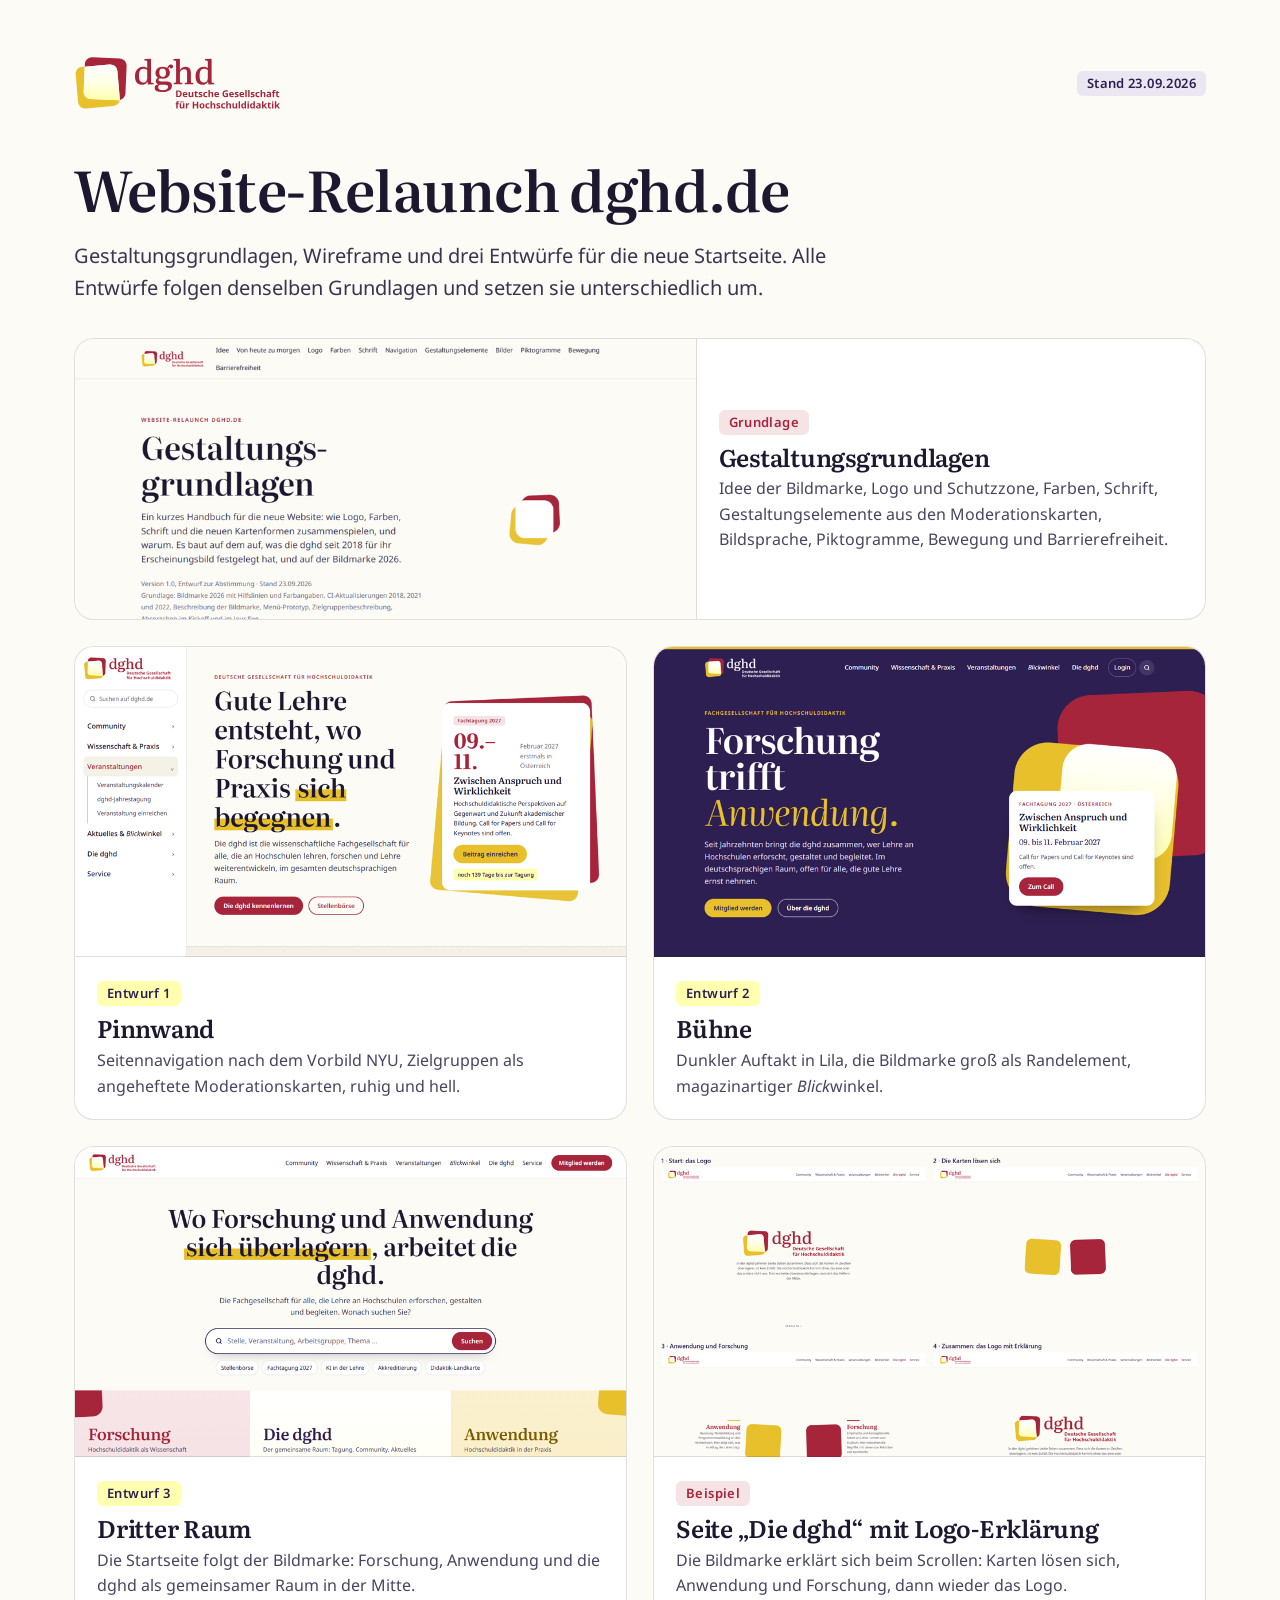
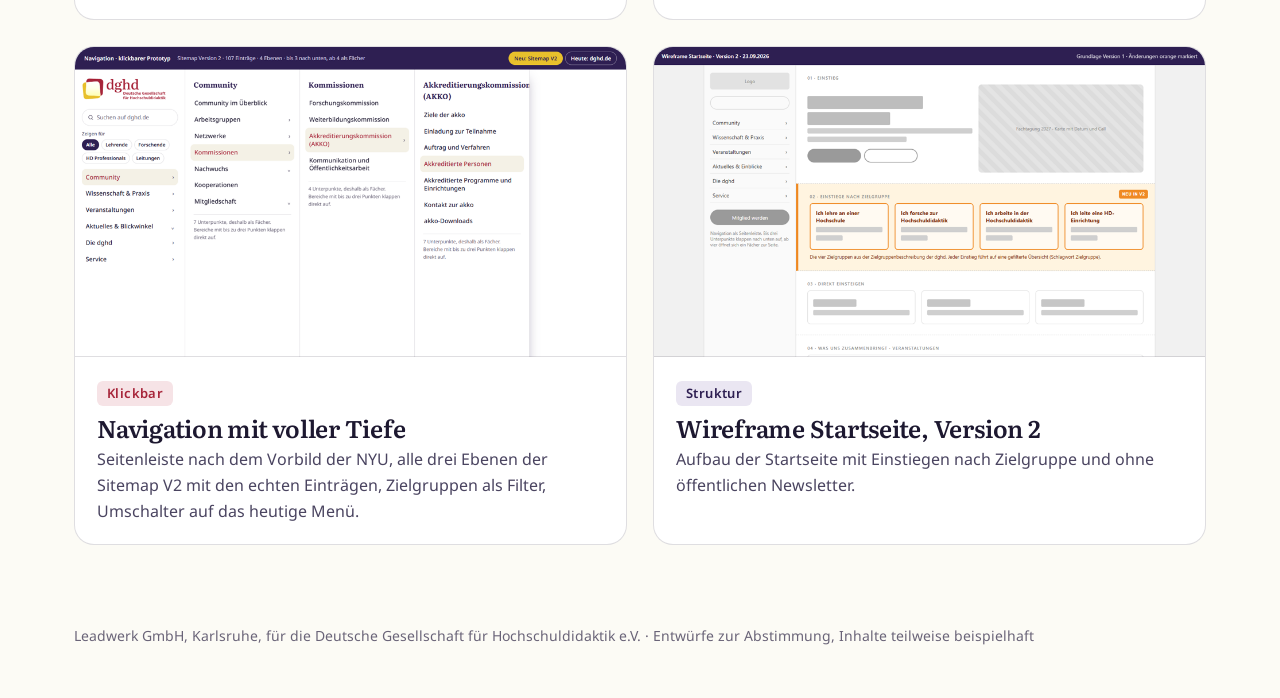
<file: index.html>
<!DOCTYPE html>
<html lang="de">
<head>
<meta charset="utf-8">
<meta name="viewport" content="width=device-width, initial-scale=1">
<meta name="robots" content="noindex, nofollow">
<title>dghd · Website-Relaunch · Entwürfe</title>
<link rel="icon" href="assets/dghd-bildmarke.svg">
<link rel="stylesheet" href="assets/dghd.css">
<style>
main{max-width:1180px;margin:0 auto;padding:56px 24px 80px}
header{display:flex;align-items:center;justify-content:space-between;gap:20px;margin-bottom:46px}
header img{height:54px}
h1{font-size:clamp(34px,4.6vw,56px);margin-bottom:12px}
.lead{font-size:20px;max-width:760px;color:#3a3450}
.raster{display:grid;grid-template-columns:repeat(2,1fr);gap:26px;margin-top:34px}
.kachel{display:block;background:#fff;border:1px solid var(--linie);border-radius:20px;overflow:hidden;text-decoration:none;color:var(--tinte);transition:transform .2s}
.kachel:hover{transform:translateY(-4px)}
.kachel .vorschau{aspect-ratio:16/9;background-size:cover;background-position:top center;border-bottom:1px solid var(--linie)}
.kachel .text{padding:20px 22px}
.kachel h2{font-size:24px;margin:8px 0 6px}
.kachel p{margin:0;font-size:16px;color:#4a4460}
.gross{grid-column:1/-1;display:grid;grid-template-columns:1.1fr .9fr}
.gross .vorschau{aspect-ratio:auto;min-height:280px;border-bottom:0;border-right:1px solid var(--linie)}
@media(max-width:860px){.raster,.gross{grid-template-columns:1fr}.gross .vorschau{aspect-ratio:16/9;min-height:0;border-right:0;border-bottom:1px solid var(--linie)}main{padding:36px 20px 60px}header{margin-bottom:28px}}
footer{max-width:1180px;margin:0 auto;padding:0 24px 50px;font-size:14px;color:var(--grau)}
</style>
</head>
<body>
<main>
  <header><img src="assets/dghd-logo-zuschnitt.svg" alt="dghd Deutsche Gesellschaft für Hochschuldidaktik"><span class="schlagwort lila">Stand 23.09.2026</span></header>
  <h1>Website-Relaunch dghd.de</h1>
  <p class="lead">Gestaltungsgrundlagen, Wireframe und drei Entwürfe für die neue Startseite. Alle Entwürfe folgen denselben Grundlagen und setzen sie unterschiedlich um.</p>
  <div class="raster">
    <a class="kachel gross" href="design-manual.html"><div class="vorschau" style="background-image:url(bilder/vorschau-design-manual-2409.png)"></div><div class="text" style="align-self:center"><span class="schlagwort rot">Grundlage</span><h2>Gestaltungsgrundlagen</h2><p>Idee der Bildmarke, Logo und Schutzzone, Farben, Schrift, Gestaltungselemente aus den Moderationskarten, Bildsprache, Piktogramme, Bewegung und Barrierefreiheit.</p></div></a>
    <a class="kachel" href="startseite-entwurf-1.html"><div class="vorschau" style="background-image:url(bilder/vorschau-entwurf-1-2409.png)"></div><div class="text"><span class="schlagwort">Entwurf 1</span><h2>Pinnwand</h2><p>Seitennavigation nach dem Vorbild NYU, Zielgruppen als angeheftete Moderationskarten, ruhig und hell.</p></div></a>
    <a class="kachel" href="startseite-entwurf-2.html"><div class="vorschau" style="background-image:url(bilder/vorschau-entwurf-2-2409.png)"></div><div class="text"><span class="schlagwort">Entwurf 2</span><h2>Bühne</h2><p>Dunkler Auftakt in Lila, die Bildmarke groß als Randelement, magazinartiger <em>Blick</em>winkel.</p></div></a>
    <a class="kachel" href="startseite-entwurf-3.html"><div class="vorschau" style="background-image:url(bilder/vorschau-entwurf-3-2409.png)"></div><div class="text"><span class="schlagwort">Entwurf 3</span><h2>Dritter Raum</h2><p>Die Startseite folgt der Bildmarke: Forschung, Anwendung und die dghd als gemeinsamer Raum in der Mitte.</p></div></a>
    <a class="kachel" href="beispiel-die-dghd.html"><div class="vorschau" style="background-image:url(bilder/vorschau-logo-erklaerung-2409.png)"></div><div class="text"><span class="schlagwort rot">Beispiel</span><h2>Seite „Die dghd“ mit Logo-Erklärung</h2><p>Die Bildmarke erklärt sich beim Scrollen: Karten lösen sich, Anwendung und Forschung, dann wieder das Logo.</p></div></a>
    <a class="kachel" href="navigation-prototyp.html"><div class="vorschau" style="background-image:url(bilder/vorschau-navigation-2409.png)"></div><div class="text"><span class="schlagwort rot">Klickbar</span><h2>Navigation mit voller Tiefe</h2><p>Seitenleiste nach dem Vorbild der NYU, alle drei Ebenen der Sitemap V2 mit den echten Einträgen, Zielgruppen als Filter, Umschalter auf das heutige Menü.</p></div></a>
    <a class="kachel" href="wireframe-startseite-v2.html"><div class="vorschau" style="background-image:url(bilder/vorschau-wireframe-v2-2409.png)"></div><div class="text"><span class="schlagwort lila">Struktur</span><h2>Wireframe Startseite, Version 2</h2><p>Aufbau der Startseite mit Einstiegen nach Zielgruppe und ohne öffentlichen Newsletter.</p></div></a>
  </div>
</main>
<footer>Leadwerk GmbH, Karlsruhe, für die Deutsche Gesellschaft für Hochschuldidaktik e.V. · Entwürfe zur Abstimmung, Inhalte teilweise beispielhaft</footer>
</body>
</html>
</file>
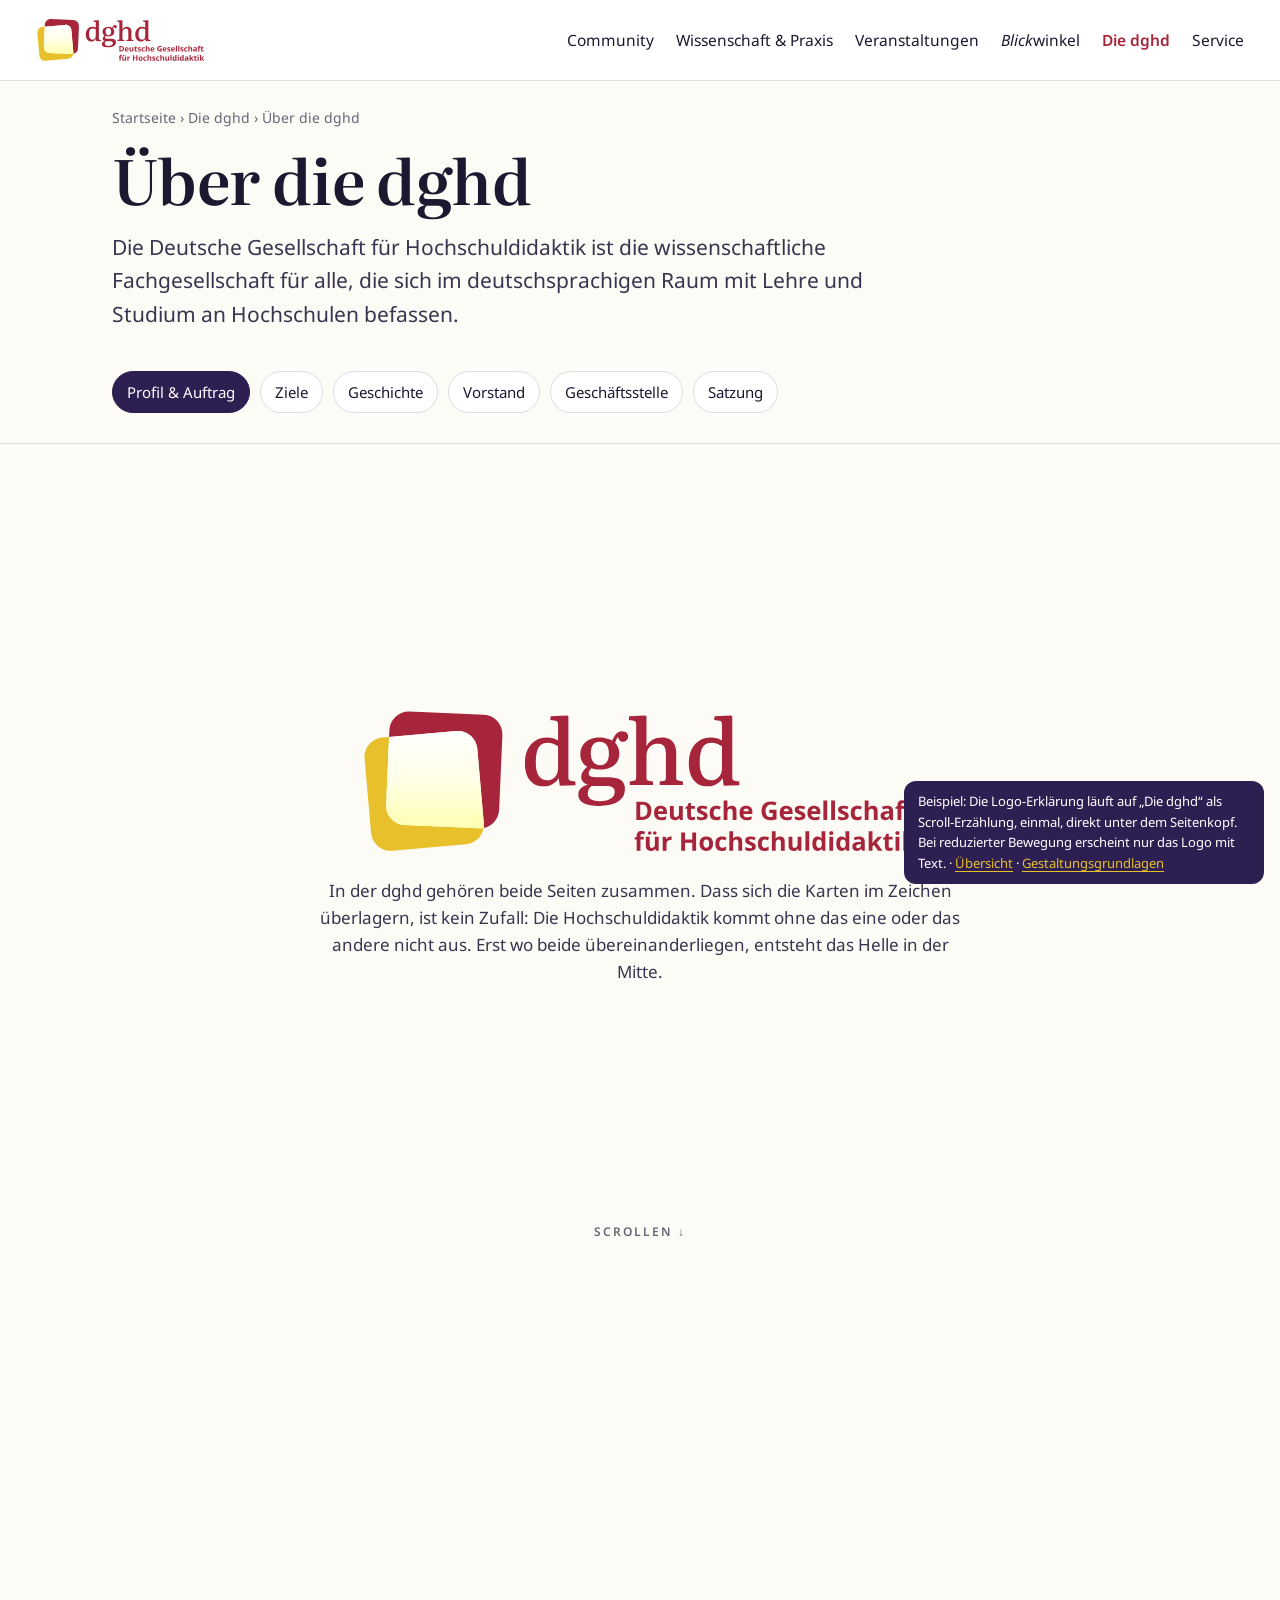
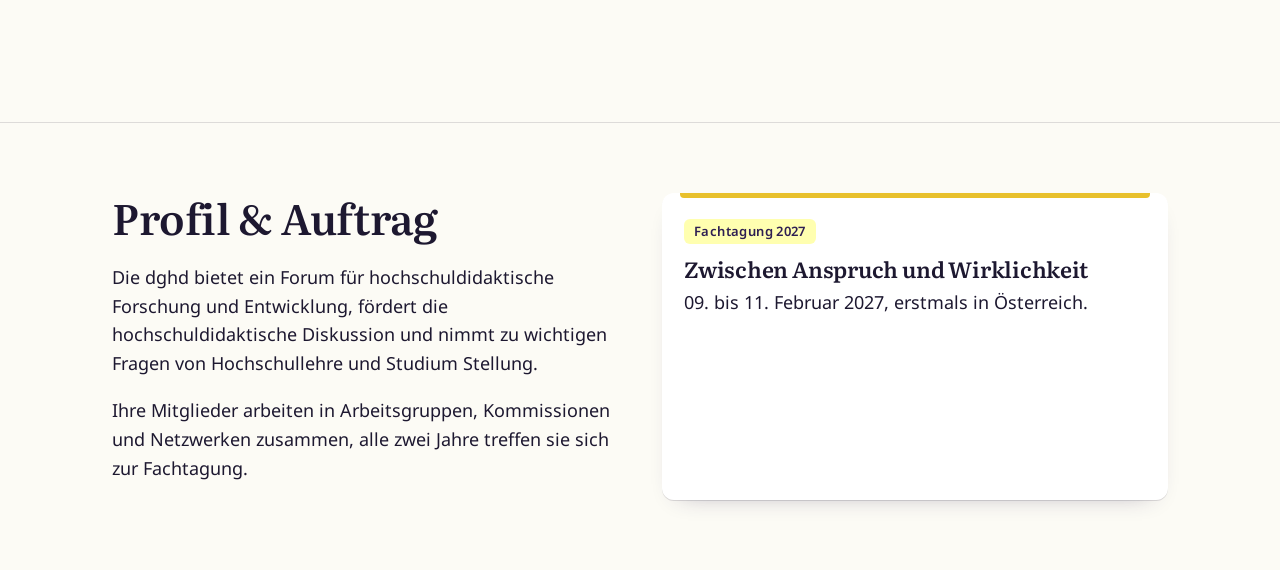
<file: beispiel-die-dghd.html>
<!DOCTYPE html>
<html lang="de">
<head>
<meta charset="utf-8">
<meta name="viewport" content="width=device-width, initial-scale=1">
<meta name="robots" content="noindex, nofollow">
<title>dghd · Beispiel Seite „Die dghd“ mit Logo-Erklärung</title>
<link rel="icon" href="assets/dghd-bildmarke.svg">
<link rel="stylesheet" href="assets/dghd.css">
<style>
.leiste{display:flex;align-items:center;gap:24px;padding:18px 36px;border-bottom:1px solid var(--linie);background:#fff;position:sticky;top:0;z-index:30}
.leiste img{height:44px}
.leiste nav{display:flex;gap:22px;margin-left:auto;font-size:15.5px}
.leiste nav a{color:var(--tinte);text-decoration:none}
.leiste nav a.aktiv{color:var(--rot);font-weight:600}
.breite{max-width:1120px;margin:0 auto;padding:0 32px}
.pfad{font-size:14px;color:var(--grau);padding:26px 0 0}
.kopf h1{font-size:clamp(40px,5vw,62px);margin:14px 0 16px}
.kopf p{font-size:21px;max-width:760px;color:#3a3450;margin:0 0 40px}
.unternav{display:flex;gap:10px;flex-wrap:wrap;margin-bottom:10px}
.unternav a{border:1.5px solid var(--linie);border-radius:999px;padding:8px 14px;font-size:15px;text-decoration:none;color:var(--tinte);background:#fff}
.unternav a.an{background:var(--lila);color:#fff;border-color:var(--lila)}
/* Scroll-Erzählung zur Bildmarke, nach Version 2 der Logo-Erklärung */
.erzaehlung{height:320vh;position:relative;margin-top:30px;background:var(--papier);border-top:1px solid var(--linie);border-bottom:1px solid var(--linie)}
.buehne{position:sticky;top:78px;height:calc(100vh - 78px);display:flex;align-items:center;justify-content:center;overflow:hidden}
.zeichen{position:relative;width:560px;height:300px}
.karte{position:absolute;width:190px;height:190px;border-radius:30px;top:55px;will-change:transform}
.karte.gelb{background:var(--gelb);left:130px}
.karte.rot{background:var(--rot);left:240px;z-index:1}
.mitte{position:absolute;left:240px;top:55px;width:80px;height:190px;border-radius:0 26px 26px 0;background:var(--dritter-raum);z-index:2;opacity:0}
.wort{position:absolute;top:30px;width:260px;opacity:0;transition:opacity .3s}
.wort h3{font-size:32px;margin:0 0 6px;color:var(--rot)}
.wort p{font-size:16px;margin:0;color:#4a4460}
.wort .strich{display:block;width:70px;height:4px;border-radius:2px;margin:0 0 12px}
.wort.links{right:calc(100% + 10px);text-align:right}.wort.links .strich{background:var(--gelb);margin-left:auto}
.wort.rechts{left:calc(100% + 10px)}.wort.rechts .strich{background:var(--rot)}
.logozeile{position:absolute;inset:0;display:flex;flex-direction:column;align-items:center;justify-content:center;opacity:0;pointer-events:none}
.logozeile img{width:560px}
.logozeile p{max-width:640px;text-align:center;font-size:17px;color:#3a3450;margin-top:22px}
.hinweis-scroll{position:absolute;bottom:26px;left:50%;transform:translateX(-50%);font:600 12px var(--sans);letter-spacing:.16em;color:var(--grau)}
@media (prefers-reduced-motion:reduce){.erzaehlung{height:auto}.buehne{position:relative;height:auto;padding:60px 0}.karte,.mitte,.wort{display:none}.logozeile{position:relative;opacity:1}}
.inhalt{padding:70px 0}
.inhalt h2{font-size:clamp(30px,3.4vw,42px)}
.spalten{display:grid;grid-template-columns:1fr 1fr;gap:44px}
.modkarte h3{font-size:22px;margin:12px 0 6px}
.randnotiz{position:fixed;right:16px;bottom:16px;z-index:50;background:var(--lila);color:#fff;border-radius:12px;padding:10px 14px;font-size:13px;max-width:360px}
.randnotiz a{color:var(--gelb)}
@media(max-width:1000px){.leiste{flex-wrap:wrap;gap:12px;padding:12px 20px}.leiste nav{display:none;flex-basis:100%;flex-direction:column;gap:2px}.leiste.offen nav{display:flex}.leiste nav a{padding:10px 6px;border-bottom:1px solid var(--linie)}}
@media(max-width:860px){.zeichen{width:min(92vw,340px);height:420px}.karte{width:120px;height:120px;top:20px;border-radius:22px}.karte.gelb{left:calc(50% - 90px)}.karte.rot{left:calc(50% - 30px)}.mitte{left:calc(50% - 30px);top:20px;width:52px;height:120px;border-radius:0 18px 18px 0}.wort{top:170px;width:calc(50% - 8px)}.wort.links{right:auto;left:0;text-align:left}.wort.links .strich{margin-left:0}.wort.rechts{left:auto;right:0}.wort h3{font-size:22px}.wort p{font-size:14px}.logozeile img{width:min(88vw,420px)}.logozeile p{font-size:15px;padding:0 20px}.spalten{grid-template-columns:1fr}.breite{padding:0 20px}.randnotiz{max-width:calc(100vw - 32px);font-size:12px}}
</style>
</head>
<body>
<header class="leiste">
  <a href="index.html"><img src="assets/dghd-logo-zuschnitt.svg" alt="dghd Deutsche Gesellschaft für Hochschuldidaktik"></a>
  <button class="menueknopf" type="button" aria-expanded="false" onclick="var k=this.closest('.leiste');k.classList.toggle('offen');this.setAttribute('aria-expanded',k.classList.contains('offen'))"><svg viewBox="0 0 24 24" fill="none" stroke="currentColor" stroke-width="2.2" stroke-linecap="round"><path d="M4 7h16M4 12h16M4 17h16"/></svg>Menü</button>
  <nav><a href="#">Community</a><a href="#">Wissenschaft &amp; Praxis</a><a href="#">Veranstaltungen</a><a href="#"><em>Blick</em>winkel</a><a class="aktiv" href="#">Die dghd</a><a href="#">Service</a></nav>
</header>

<div class="breite kopf">
  <div class="pfad">Startseite › Die dghd › Über die dghd</div>
  <h1>Über die dghd</h1>
  <p>Die Deutsche Gesellschaft für Hochschuldidaktik ist die wissenschaftliche Fachgesellschaft für alle, die sich im deutschsprachigen Raum mit Lehre und Studium an Hochschulen befassen.</p>
  <nav class="unternav"><a class="an" href="#">Profil &amp; Auftrag</a><a href="#">Ziele</a><a href="#">Geschichte</a><a href="#">Vorstand</a><a href="#">Geschäftsstelle</a><a href="#">Satzung</a></nav>
</div>

<section class="erzaehlung" id="erzaehlung" aria-label="Was unser Zeichen bedeutet">
  <div class="buehne">
    <div class="zeichen" id="zeichen">
      <div class="karte gelb" id="kg"></div>
      <div class="karte rot" id="kr"></div>
      <div class="mitte" id="km"></div>
      <div class="wort links" id="wa"><span class="strich"></span><h3>Anwendung</h3><p>Beratung, Weiterbildung und Programmentwicklung an den Hochschulen. Hier zeigt sich, was im Alltag der Lehre trägt.</p></div>
      <div class="wort rechts" id="wf"><span class="strich"></span><h3>Forschung</h3><p>Empirische und konzeptionelle Arbeit an Lehre, Lernen und Studium. Hier entstehen die Begriffe, mit denen das Feld über sich nachdenkt.</p></div>
    </div>
    <div class="logozeile" id="logo"><img src="assets/dghd-logo-zuschnitt.svg" alt="dghd Logo"><p>In der dghd gehören beide Seiten zusammen. Dass sich die Karten im Zeichen überlagern, ist kein Zufall: Die Hochschuldidaktik kommt ohne das eine oder das andere nicht aus. Erst wo beide übereinanderliegen, entsteht das Helle in der Mitte.</p></div>
    <div class="hinweis-scroll" id="scrollhinweis">SCROLLEN ↓</div>
  </div>
</section>

<section class="inhalt">
  <div class="breite">
    <div class="spalten">
      <div><h2>Profil &amp; Auftrag</h2><p>Die dghd bietet ein Forum für hochschuldidaktische Forschung und Entwicklung, fördert die hochschuldidaktische Diskussion und nimmt zu wichtigen Fragen von Hochschullehre und Studium Stellung.</p><p>Ihre Mitglieder arbeiten in Arbeitsgruppen, Kommissionen und Netzwerken zusammen, alle zwei Jahre treffen sie sich zur Fachtagung.</p></div>
      <div class="modkarte"><span class="schlagwort">Fachtagung 2027</span><h3>Zwischen Anspruch und Wirklichkeit</h3><p style="margin:0">09. bis 11. Februar 2027, erstmals in Österreich.</p></div>
    </div>
  </div>
</section>

<div class="randnotiz">Beispiel: Die Logo-Erklärung läuft auf „Die dghd“ als Scroll-Erzählung, einmal, direkt unter dem Seitenkopf. Bei reduzierter Bewegung erscheint nur das Logo mit Text. · <a href="index.html">Übersicht</a> · <a href="design-manual.html#bewegung">Gestaltungsgrundlagen</a></div>

<script>
(function(){
  var s=document.getElementById('erzaehlung'),kg=document.getElementById('kg'),kr=document.getElementById('kr'),km=document.getElementById('km'),wa=document.getElementById('wa'),wf=document.getElementById('wf'),logo=document.getElementById('logo'),z=document.getElementById('zeichen'),h=document.getElementById('scrollhinweis');
  function clamp(v){return Math.max(0,Math.min(1,v))}
  function ease(t){return t<.5?2*t*t:1-Math.pow(-2*t+2,2)/2}
  function f(p){
    // 0 bis .2 Logo, .2 bis .45 Karten gehen auseinander, .45 bis .7 Begriffe, .7 bis 1 Karten treffen sich, Logo
    var auf=ease(clamp((p-.12)/.25)), zu=ease(clamp((p-.68)/.22));
    var d=auf*(1-zu);
    var sh=window.innerWidth<=860?70:110;kg.style.transform='translateX('+(-sh*d)+'px) rotate('+(5-2*d)+'deg)';
    kr.style.transform='translateX('+(sh*d)+'px) rotate('+(-2.5+1*d)+'deg)';
    km.style.opacity=(1-d)*(p<.12?1:clamp(1-auf*2)+zu);
    var w=clamp((p-.38)/.1)*(1-clamp((p-.64)/.08));
    wa.style.opacity=w; wf.style.opacity=w;
    var l=Math.max(1-clamp(p/.08), clamp((p-.88)/.07));
    logo.style.opacity=l; z.style.opacity=Math.min(clamp(p/.08), 1-clamp((p-.86)/.05));
    h.style.opacity=1-clamp(p/.1);
  }
  function upd(){var r=s.getBoundingClientRect(),tot=s.offsetHeight-window.innerHeight;f(clamp(-r.top/tot))}
  if(!window.matchMedia('(prefers-reduced-motion: reduce)').matches){window.addEventListener('scroll',upd,{passive:true});upd();}
  window.__zeige=f;
})();
</script>
</body>
</html>
</file>
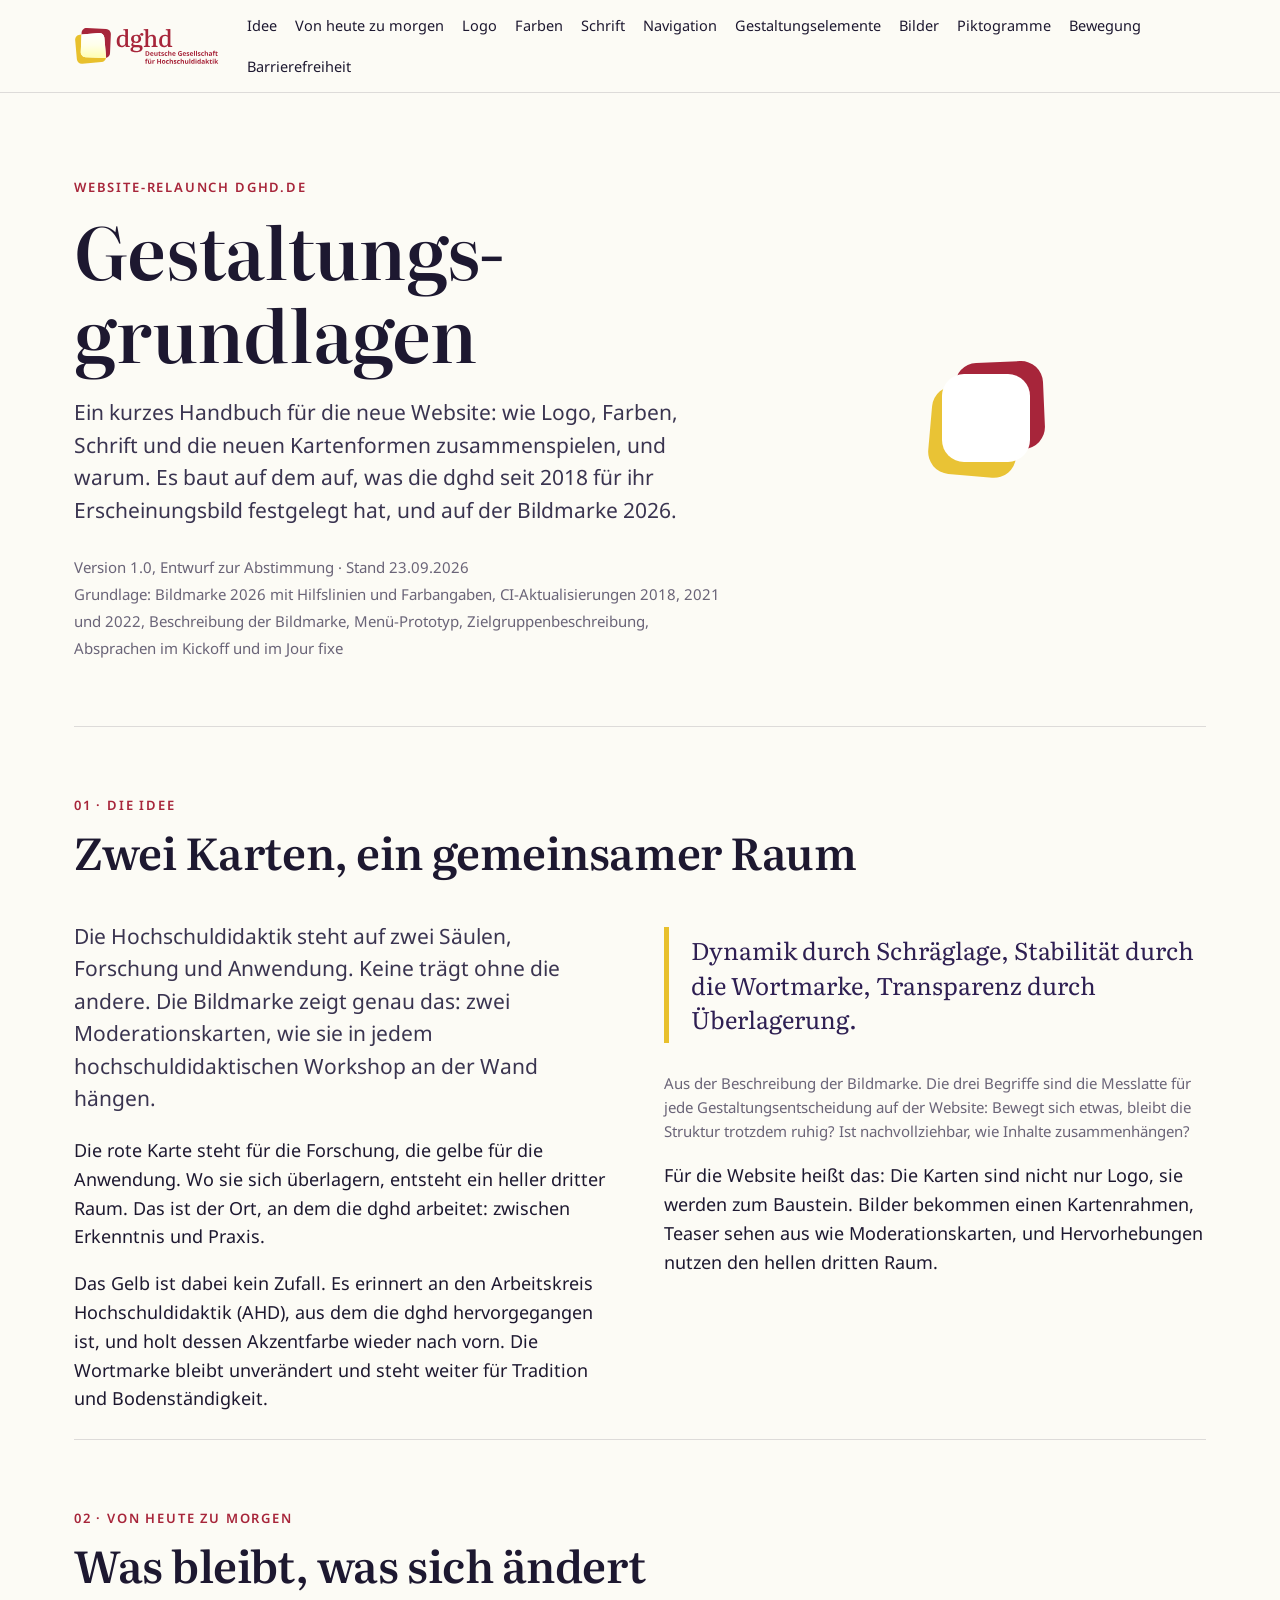
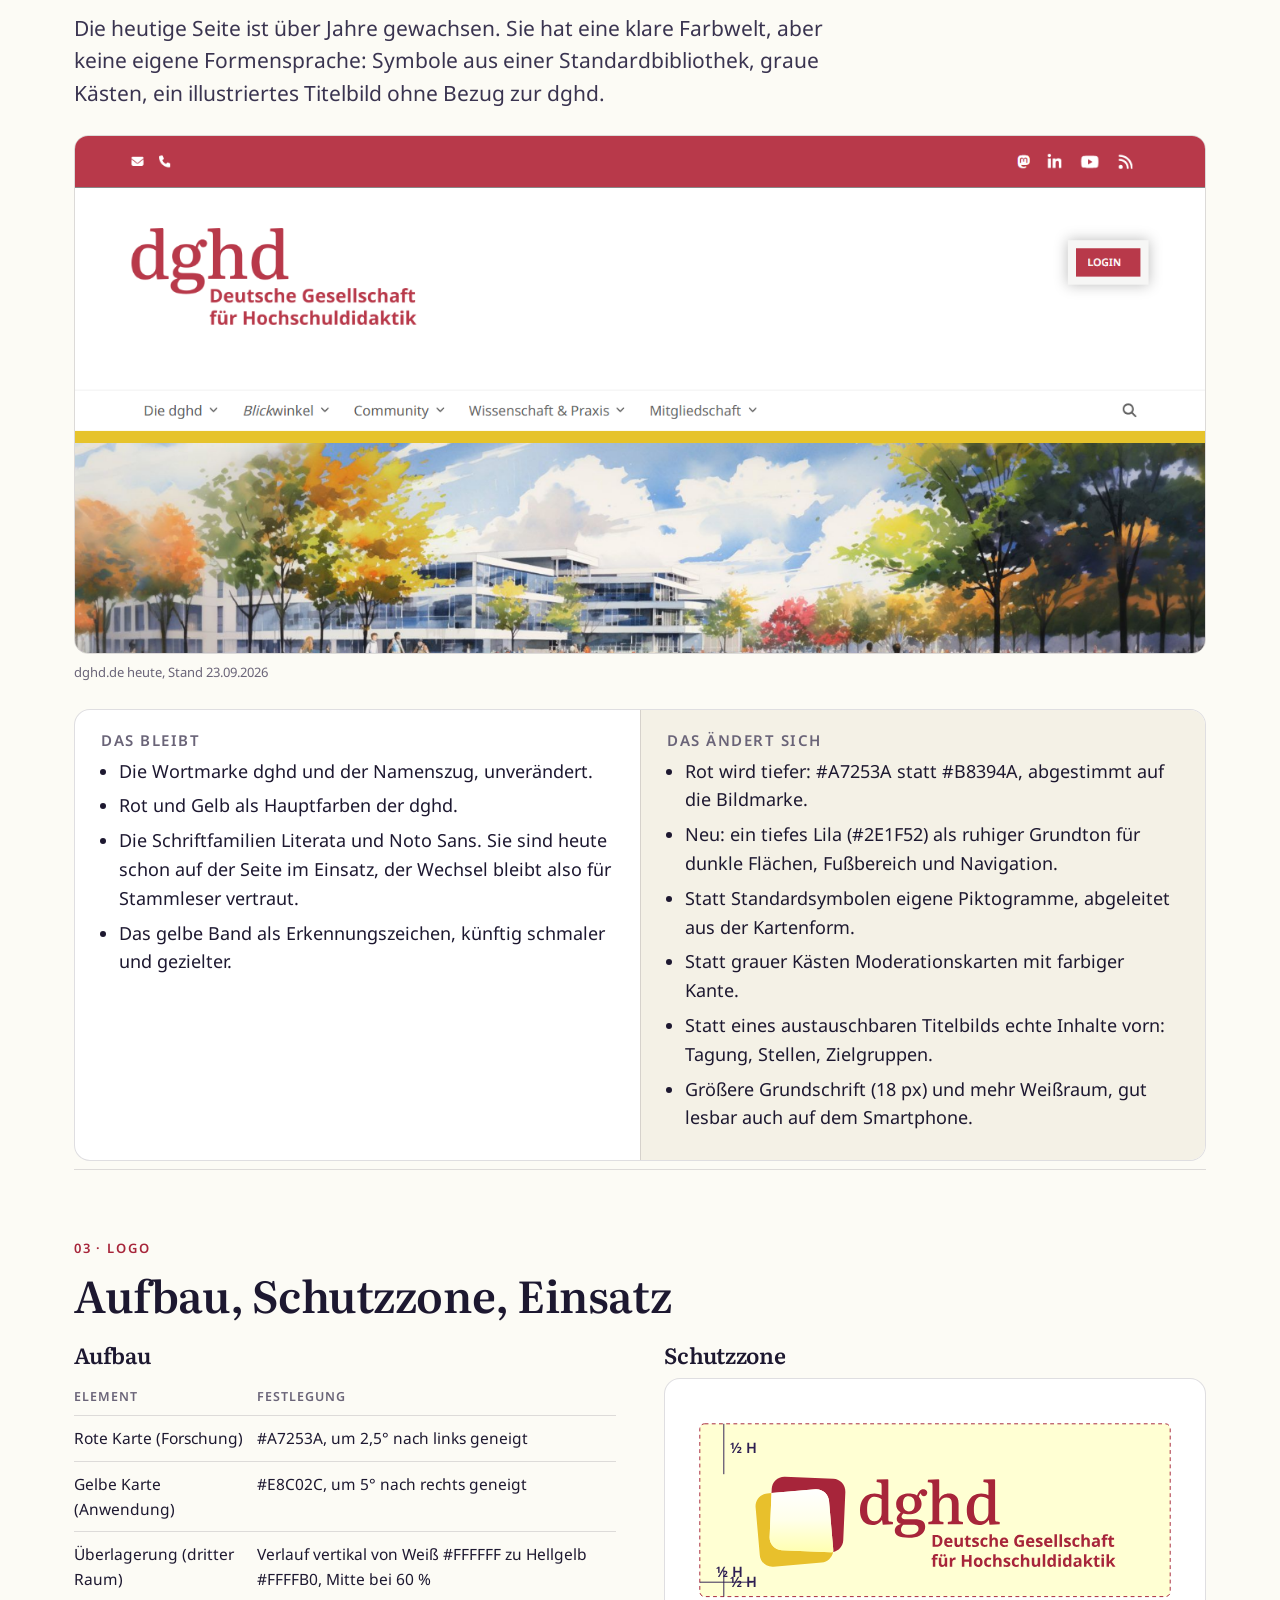
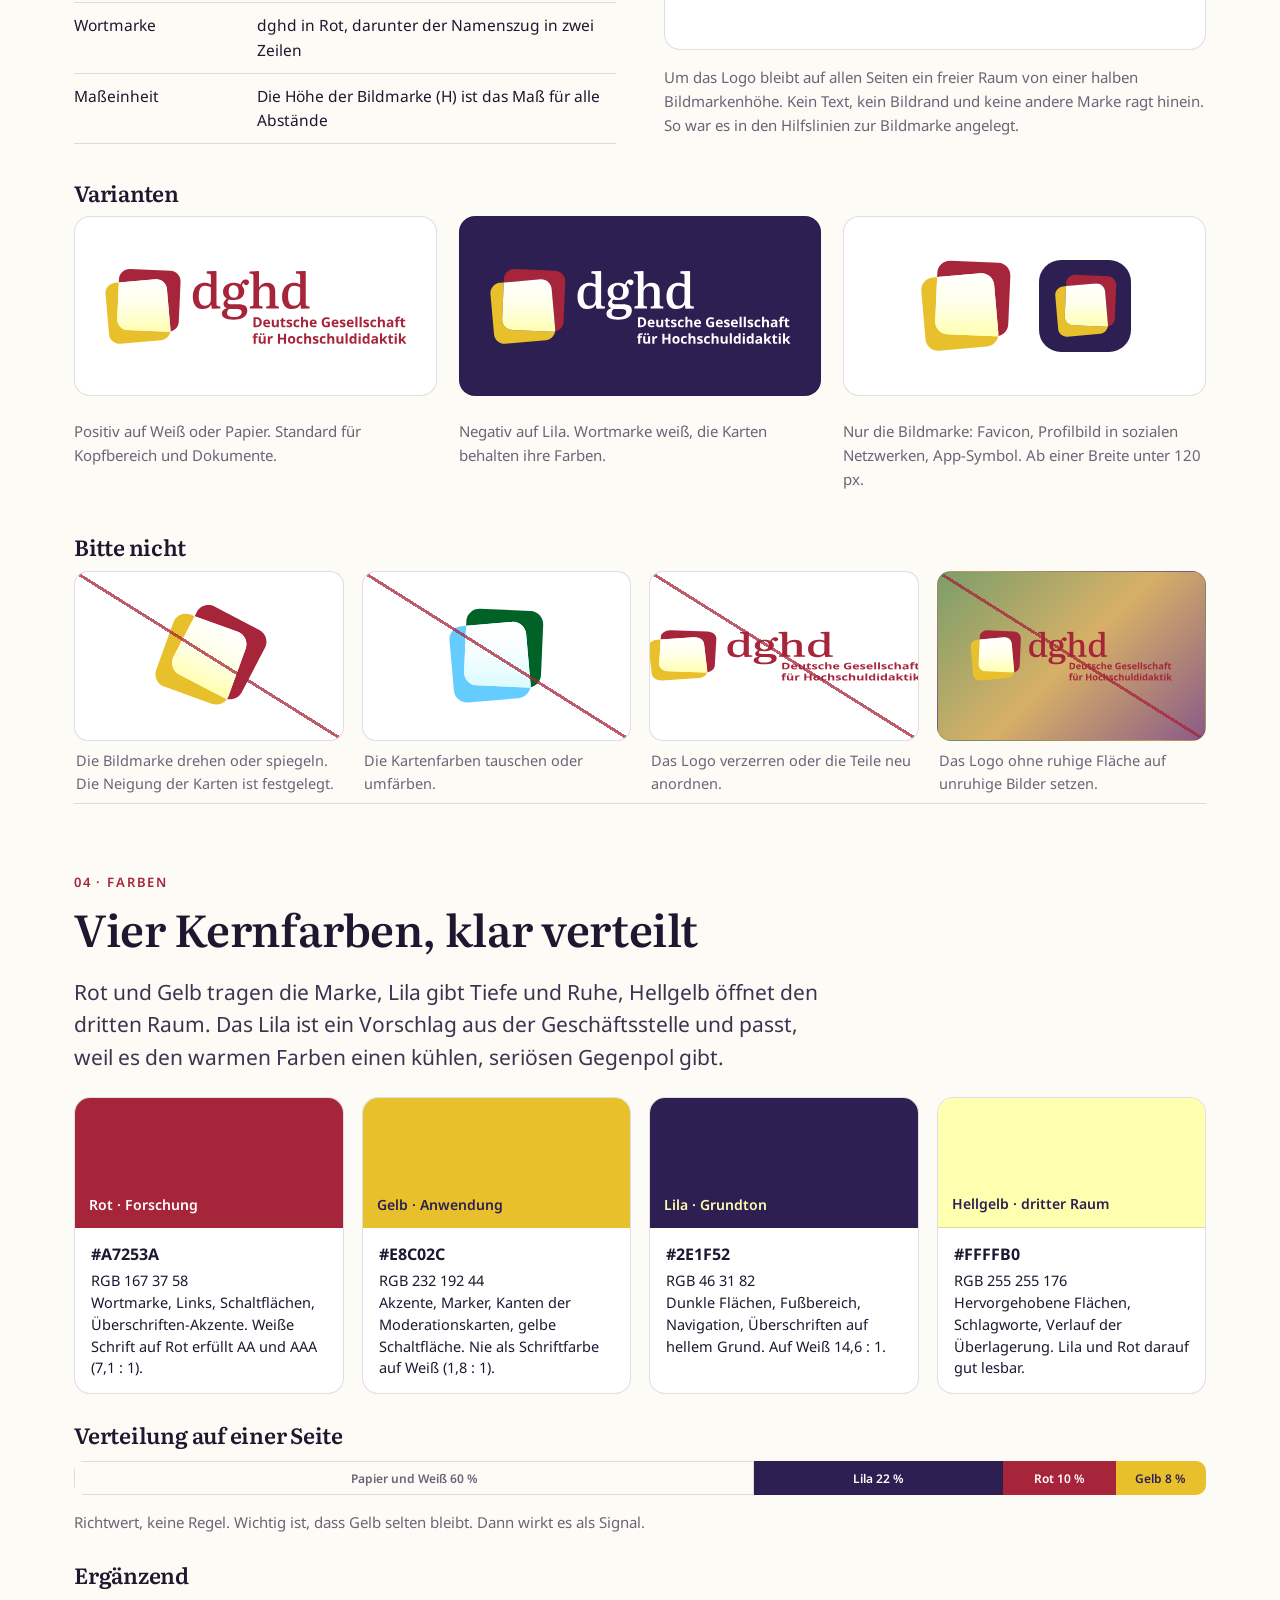
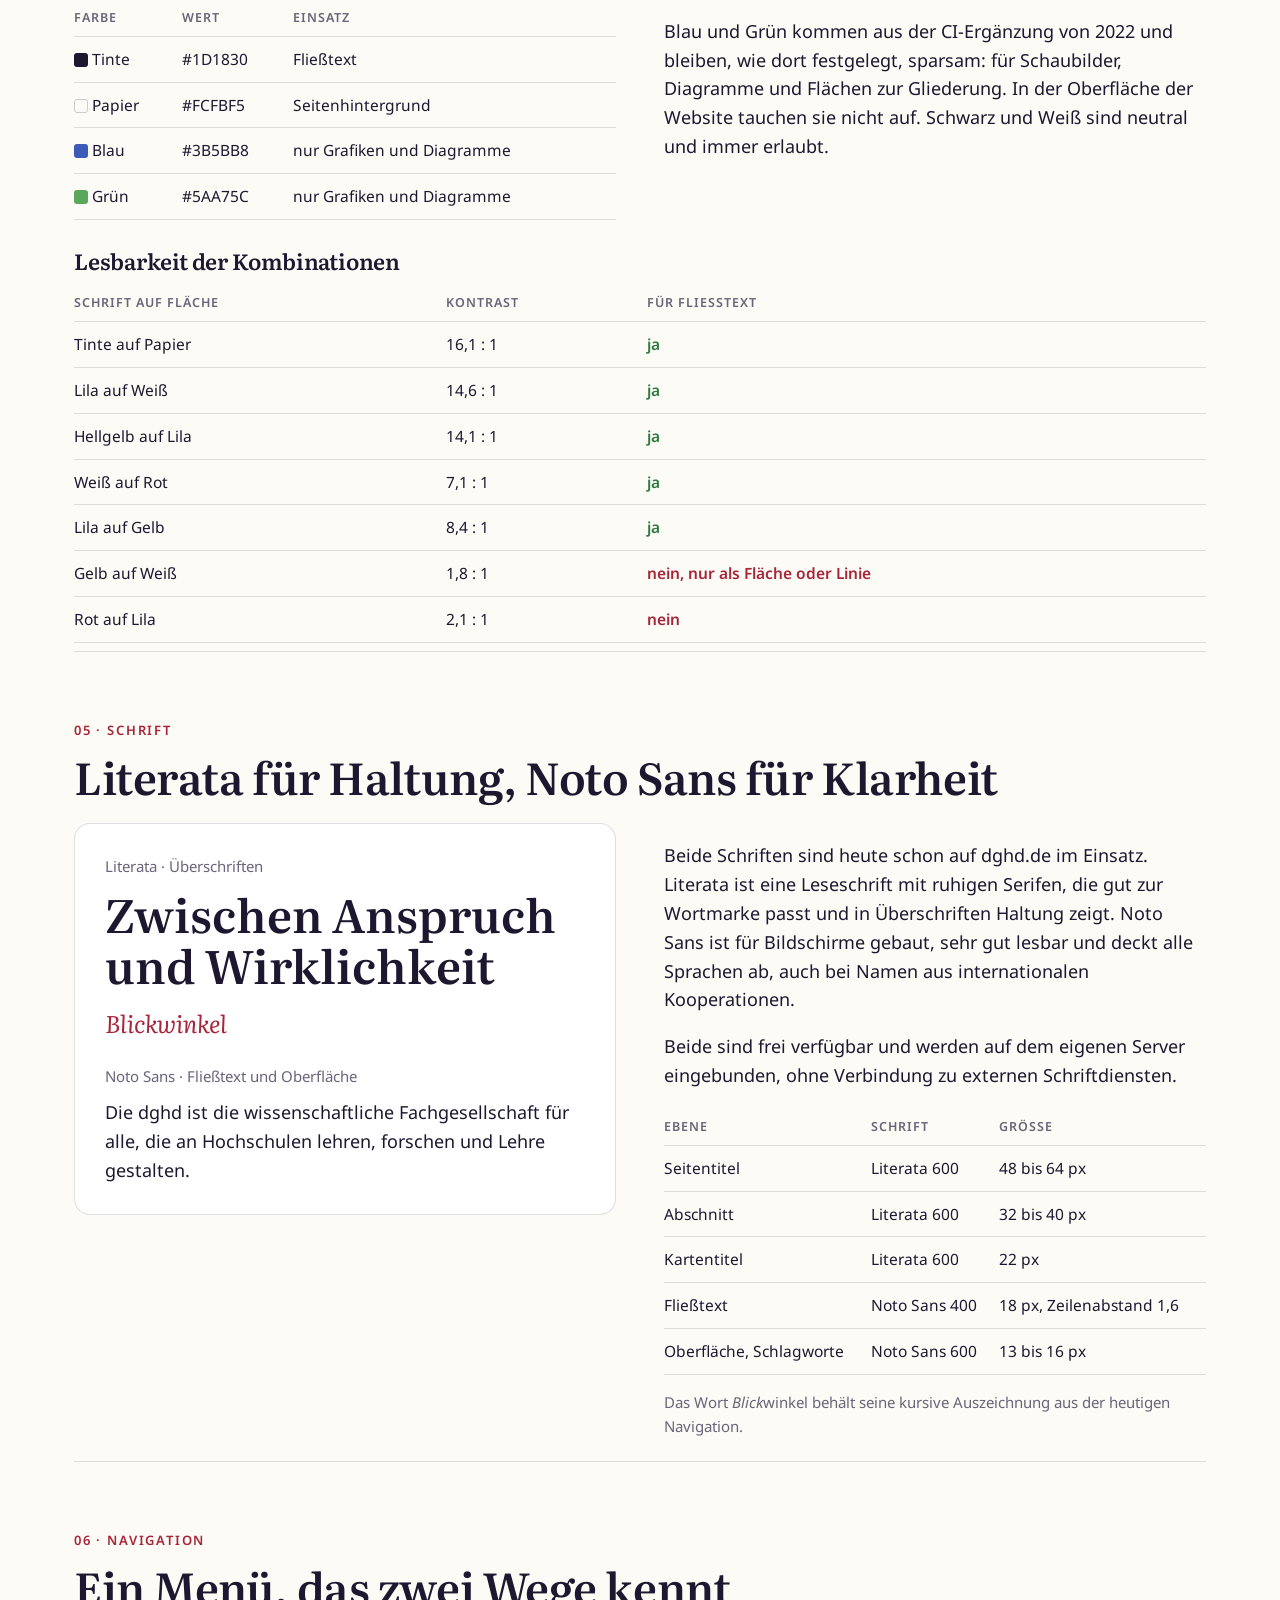
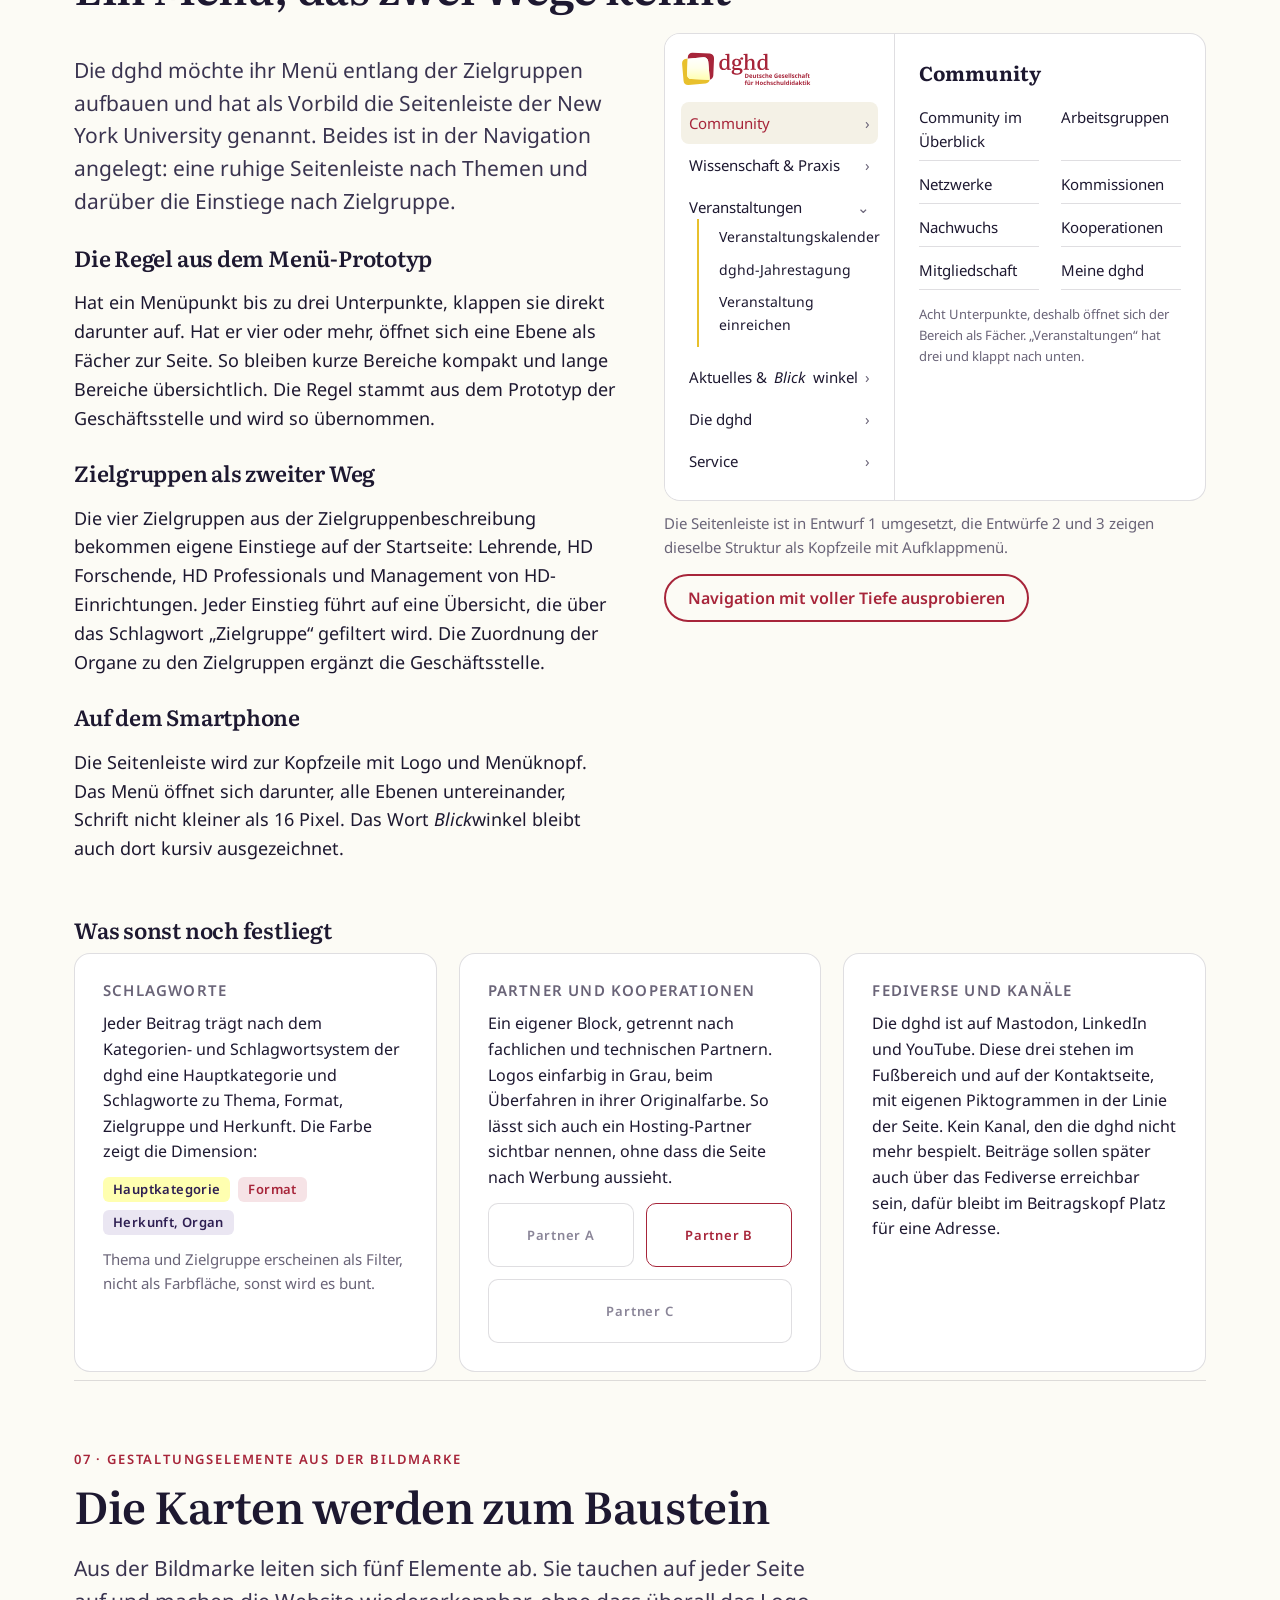
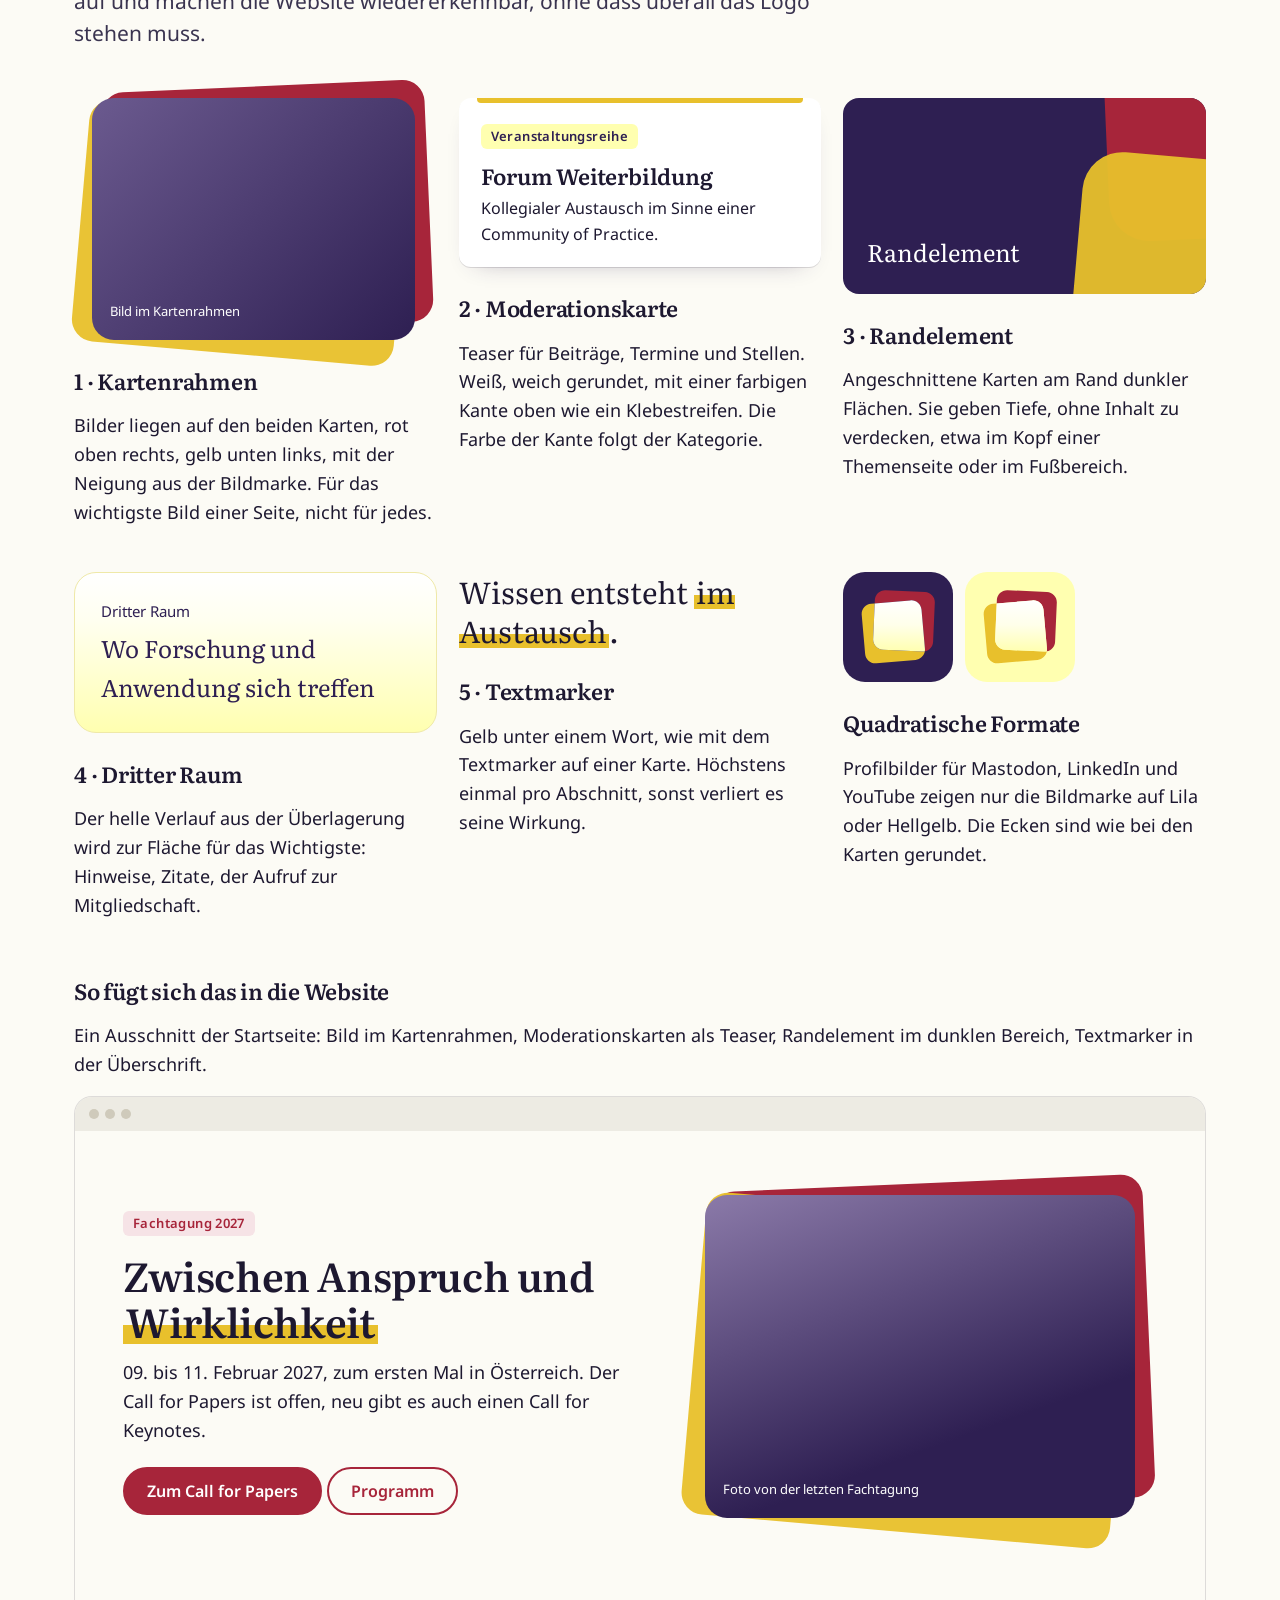
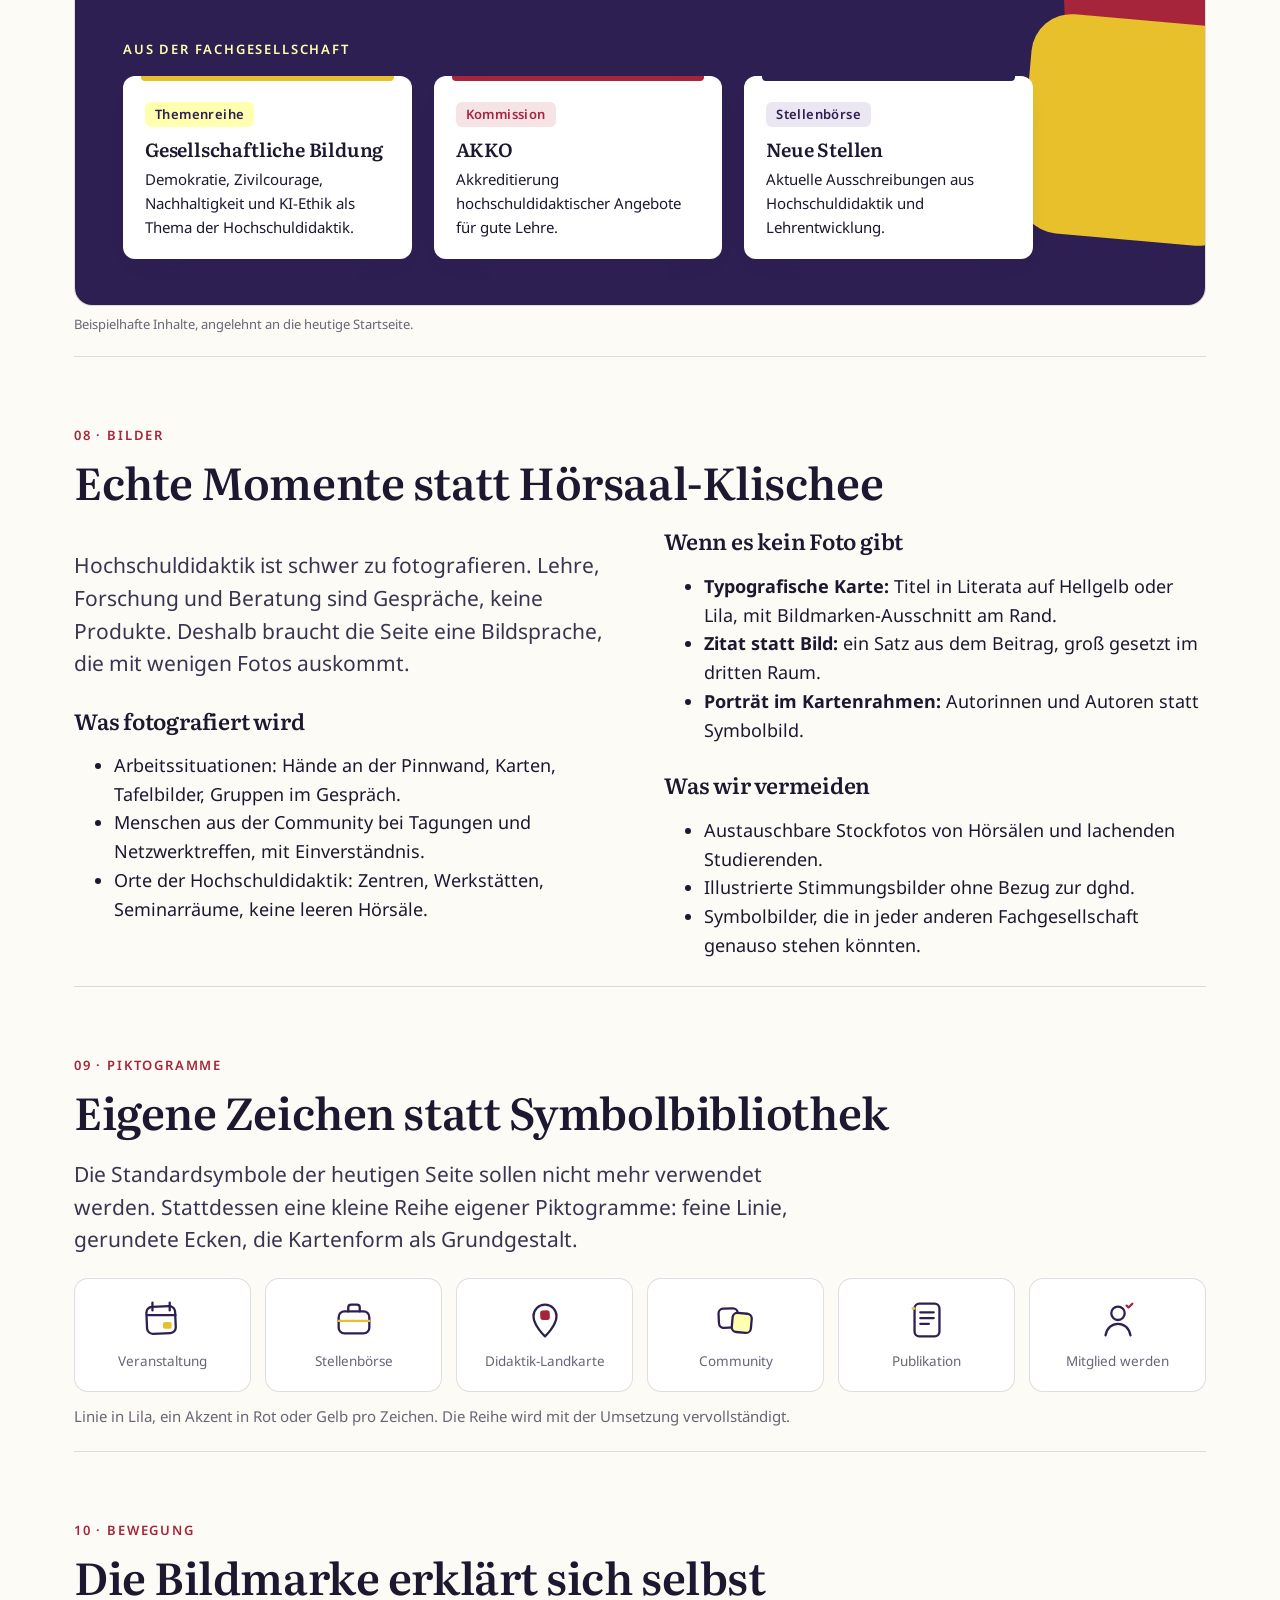
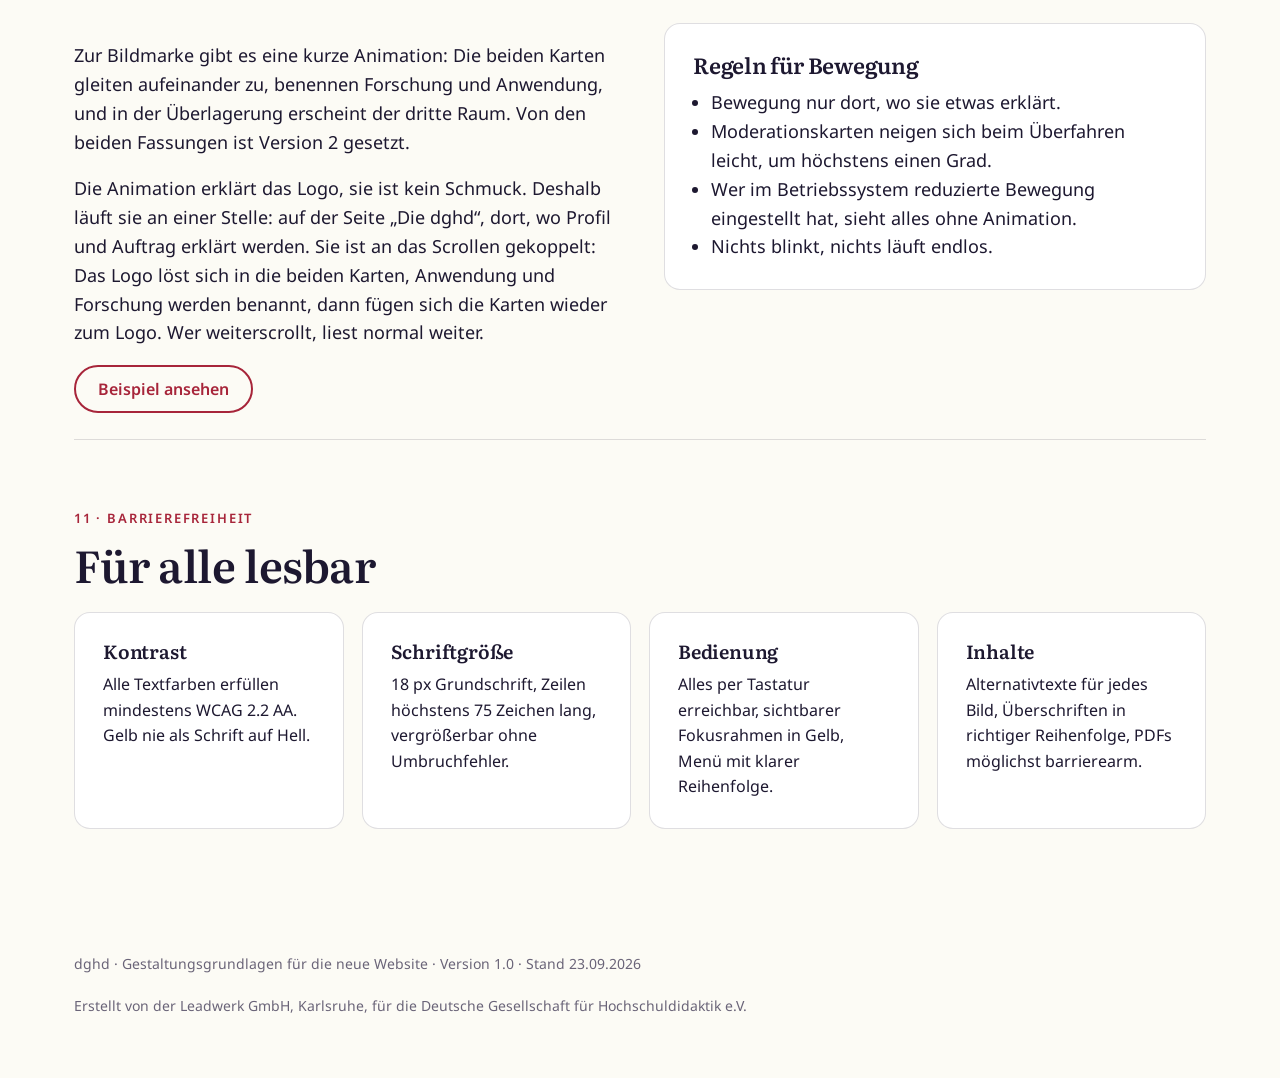
<file: design-manual.html>
<!DOCTYPE html>
<html lang="de">
<head>
<meta charset="utf-8">
<meta name="viewport" content="width=device-width, initial-scale=1">
<meta name="robots" content="noindex, nofollow">
<title>dghd · Gestaltungsgrundlagen für die neue Website</title>
<link rel="icon" href="assets/dghd-bildmarke.svg">
<link rel="stylesheet" href="assets/dghd.css">
<style>
.kopf{position:sticky;top:0;z-index:20;background:rgba(252,251,245,.94);backdrop-filter:blur(6px);border-bottom:1px solid var(--linie)}
.kopf .in{max-width:1180px;margin:0 auto;padding:14px 24px;display:flex;align-items:center;gap:28px}
.kopf img{height:40px}
.kopf nav{display:flex;gap:18px;flex-wrap:wrap;font-size:14.5px}
.kopf nav a{color:var(--tinte);text-decoration:none}
.kopf nav a:hover{color:var(--rot)}
@media(max-width:860px){.kopf .in{gap:14px;padding:10px 16px}.kopf img{height:34px}.kopf nav{flex-wrap:nowrap;overflow-x:auto;white-space:nowrap;padding-bottom:4px;scrollbar-width:thin}}
main{max-width:1180px;margin:0 auto;padding:0 24px 80px}
section{padding:72px 0 8px;border-bottom:1px solid var(--linie)}
.nr{font:600 13px/1 var(--sans);letter-spacing:.14em;text-transform:uppercase;color:var(--rot);margin-bottom:14px}
h2{font-size:clamp(30px,4vw,44px)}
h3{font-size:22px;margin-top:28px}
.lead{font-size:21px;line-height:1.55;max-width:760px;color:#3a3450}
.spalten{display:grid;grid-template-columns:1fr 1fr;gap:48px;align-items:start}
.drei{display:grid;grid-template-columns:repeat(3,1fr);gap:22px}
.vier{display:grid;grid-template-columns:repeat(4,1fr);gap:18px}
@media(max-width:860px){.spalten,.drei,.vier{grid-template-columns:1fr}}
.klein{font-size:15px;color:var(--grau)}
.titel{padding:88px 0 64px;display:grid;grid-template-columns:1.2fr .8fr;gap:40px;align-items:center;border-bottom:1px solid var(--linie)}
.titel h1{font-size:clamp(40px,6vw,72px);margin-bottom:22px}
.titel .meta{font-size:15px;color:var(--grau);margin-top:28px;line-height:1.8}
@media(max-width:860px){.titel{grid-template-columns:1fr}}
.zitat{font-family:var(--serif);font-size:24px;line-height:1.45;border-left:5px solid var(--gelb);padding:6px 0 6px 22px;margin:28px 0;color:var(--lila)}
.gegenueber{display:grid;grid-template-columns:1fr 1fr;gap:0;border:1px solid var(--linie);border-radius:16px;overflow:hidden;background:#fff}
.gegenueber>div{padding:22px 26px}
.gegenueber>div+div{border-left:1px solid var(--linie);background:var(--karton)}
.gegenueber h4{font-size:15px;font-family:var(--sans);letter-spacing:.1em;text-transform:uppercase;color:var(--grau)}
.gegenueber ul{margin:0;padding-left:18px}
.gegenueber li{margin:6px 0}
@media(max-width:860px){.gegenueber{grid-template-columns:1fr}.gegenueber>div+div{border-left:0;border-top:1px solid var(--linie)}}
.feld{background:#fff;border:1px solid var(--linie);border-radius:16px;padding:28px}
.farbe{border-radius:16px;overflow:hidden;background:#fff;border:1px solid var(--linie)}
.farbe .flaeche{height:130px;display:flex;align-items:flex-end;padding:14px;font:600 14px var(--sans)}
.farbe .text{padding:14px 16px;font-size:14.5px;line-height:1.5}
.farbe b{display:block;font-size:16px;margin-bottom:4px}
.verhaeltnis{display:flex;height:34px;border-radius:10px;overflow:hidden;margin:14px 0 6px}
.verhaeltnis span{display:flex;align-items:center;justify-content:center;font:600 12px var(--sans)}
table{width:100%;border-collapse:collapse;font-size:15.5px}
th,td{text-align:left;padding:10px 12px 10px 0;border-bottom:1px solid var(--linie);vertical-align:top}
th{font:600 12.5px var(--sans);letter-spacing:.08em;text-transform:uppercase;color:var(--grau)}
.ok{color:#2f7a45;font-weight:600}.nein{color:var(--rot);font-weight:600}
.typo-probe{background:#fff;border:1px solid var(--linie);border-radius:16px;padding:30px}
.dont{position:relative;background:#fff;border:1px solid var(--linie);border-radius:14px;padding:18px;height:170px;display:flex;align-items:center;justify-content:center;overflow:hidden}
.dont::after{content:"";position:absolute;inset:0;background:linear-gradient(to top right,transparent calc(50% - 1.5px),rgba(167,37,58,.75) calc(50% - 1.5px),rgba(167,37,58,.75) calc(50% + 1.5px),transparent calc(50% + 1.5px))}
.dont+p{font-size:14.5px;margin:8px 2px 0;color:var(--grau)}
.schutz{position:relative;background:#fff;border:1px solid var(--linie);border-radius:16px;padding:40px 30px}
.icon-reihe{display:grid;grid-template-columns:repeat(6,1fr);gap:14px}
.icon-reihe figure{margin:0;background:#fff;border:1px solid var(--linie);border-radius:14px;padding:18px 10px;text-align:center;font-size:13.5px;color:var(--grau)}
.icon-reihe svg{width:46px;height:46px;margin:0 auto 8px;display:block}
@media(max-width:860px){.icon-reihe{grid-template-columns:repeat(3,1fr)}}
/* Beispielausschnitt Website */
.beispiel{background:var(--papier);border:1px solid var(--linie);border-radius:18px;overflow:hidden;position:relative}
.beispiel .leiste{height:34px;background:#EDEBE3;display:flex;align-items:center;gap:6px;padding:0 14px}
.beispiel .leiste i{width:10px;height:10px;border-radius:50%;background:#cfcabb;display:block}
.beispiel .flaeche{padding:46px 48px 56px;display:grid;grid-template-columns:1.05fr .95fr;gap:44px;align-items:center;position:relative;overflow:hidden}
@media(max-width:860px){.beispiel .flaeche{grid-template-columns:1fr;padding:28px}}
.fotofeld{aspect-ratio:4/3;border-radius:var(--radius);background:
  radial-gradient(circle at 30% 35%,rgba(255,255,255,.25) 0 60px,transparent 61px),
  linear-gradient(135deg,#5b4a7e,#2E1F52);display:flex;align-items:flex-end;padding:18px;color:#fff;font-size:13px}
.hinweis{font-size:13px;color:var(--grau);margin-top:8px}
.navdemo{background:#fff;border:1px solid var(--linie);border-radius:16px;overflow:hidden;display:grid;grid-template-columns:230px 1fr;min-height:300px}
.navdemo .sb{border-right:1px solid var(--linie);padding:18px 16px;background:#fff}
.navdemo .sb img{height:34px;margin-bottom:16px}
.navdemo .sb ul{list-style:none;margin:0;padding:0}
.navdemo .sb li{padding:9px 8px;border-radius:8px;font-size:15px;display:flex;justify-content:space-between;color:var(--tinte)}
.navdemo .sb li.an{background:var(--karton);color:var(--rot)}
.navdemo .sb li span{color:var(--grau)}
.navdemo .sb .unter{padding:2px 0 6px 12px;margin:0 0 0 8px;border-left:2px solid var(--gelb)}
.navdemo .sb .unter li{padding:5px 8px;font-size:14px}
.navdemo .fach{padding:22px 24px}
.navdemo .fach h5{font-family:var(--serif);font-size:20px;margin:0 0 10px}
.navdemo .fach .liste{display:grid;grid-template-columns:1fr 1fr;gap:4px 22px}
.navdemo .fach .liste a{padding:7px 0;border-bottom:1px solid var(--linie);font-size:15px;color:var(--tinte);text-decoration:none}
.navdemo .fach .regel{font-size:13px;color:var(--grau);margin-top:14px}
@media(max-width:700px){.navdemo{grid-template-columns:1fr}.navdemo .sb{border-right:0;border-bottom:1px solid var(--linie)}.navdemo .fach .liste{grid-template-columns:1fr}}
.logoreihe{display:flex;flex-wrap:wrap;gap:12px}
.logoreihe span{flex:1 1 140px;height:64px;border:1px solid var(--linie);border-radius:10px;background:#fff;display:flex;align-items:center;justify-content:center;font:600 13px var(--sans);color:#8a8598;letter-spacing:.06em}
.logoreihe span.farbe{color:var(--rot);border-color:var(--rot)}
.fuss{max-width:1180px;margin:0 auto;padding:36px 24px 60px;font-size:14px;color:var(--grau);display:flex;justify-content:space-between;gap:20px;flex-wrap:wrap}
</style>
</head>
<body>

<header class="kopf"><div class="in">
  <a href="index.html"><img src="assets/dghd-logo-zuschnitt.svg" alt="dghd Deutsche Gesellschaft für Hochschuldidaktik"></a>
  <nav>
    <a href="#idee">Idee</a><a href="#wandel">Von heute zu morgen</a><a href="#logo">Logo</a><a href="#farben">Farben</a><a href="#schrift">Schrift</a><a href="#navigation">Navigation</a><a href="#elemente">Gestaltungselemente</a><a href="#bilder">Bilder</a><a href="#icons">Piktogramme</a><a href="#bewegung">Bewegung</a><a href="#zugang">Barrierefreiheit</a>
  </nav>
</div></header>

<main>

<div class="titel">
  <div>
    <div class="nr">Website-Relaunch dghd.de</div>
    <h1>Gestaltungs&shy;grundlagen</h1>
    <p class="lead">Ein kurzes Handbuch für die neue Website: wie Logo, Farben, Schrift und die neuen Kartenformen zusammenspielen, und warum. Es baut auf dem auf, was die dghd seit 2018 für ihr Erscheinungsbild festgelegt hat, und auf der Bildmarke 2026.</p>
    <div class="meta">Version 1.0, Entwurf zur Abstimmung · Stand 23.09.2026<br>Grundlage: Bildmarke 2026 mit Hilfslinien und Farbangaben, CI-Aktualisierungen 2018, 2021 und 2022, Beschreibung der Bildmarke, Menü-Prototyp, Zielgruppenbeschreibung, Absprachen im Kickoff und im Jour fixe</div>
  </div>
  <div class="kartenrahmen" style="max-width:360px;justify-self:center">
    <div class="inhalt" style="padding:44px"><img src="assets/dghd-bildmarke.svg" alt="Bildmarke der dghd"></div>
  </div>
</div>

<!-- 1 -->
<section id="idee">
  <div class="nr">01 · Die Idee</div>
  <h2>Zwei Karten, ein gemeinsamer Raum</h2>
  <div class="spalten">
    <div>
      <p class="lead">Die Hochschuldidaktik steht auf zwei Säulen, Forschung und Anwendung. Keine trägt ohne die andere. Die Bildmarke zeigt genau das: zwei Moderationskarten, wie sie in jedem hochschuldidaktischen Workshop an der Wand hängen.</p>
      <p>Die rote Karte steht für die Forschung, die gelbe für die Anwendung. Wo sie sich überlagern, entsteht ein heller dritter Raum. Das ist der Ort, an dem die dghd arbeitet: zwischen Erkenntnis und Praxis.</p>
      <p>Das Gelb ist dabei kein Zufall. Es erinnert an den Arbeitskreis Hochschuldidaktik (AHD), aus dem die dghd hervorgegangen ist, und holt dessen Akzentfarbe wieder nach vorn. Die Wortmarke bleibt unverändert und steht weiter für Tradition und Bodenständigkeit.</p>
    </div>
    <div>
      <div class="zitat">Dynamik durch Schräglage, Stabilität durch die Wortmarke, Transparenz durch Überlagerung.</div>
      <p class="klein">Aus der Beschreibung der Bildmarke. Die drei Begriffe sind die Messlatte für jede Gestaltungsentscheidung auf der Website: Bewegt sich etwas, bleibt die Struktur trotzdem ruhig? Ist nachvollziehbar, wie Inhalte zusammenhängen?</p>
      <p>Für die Website heißt das: Die Karten sind nicht nur Logo, sie werden zum Baustein. Bilder bekommen einen Kartenrahmen, Teaser sehen aus wie Moderationskarten, und Hervorhebungen nutzen den hellen dritten Raum.</p>
    </div>
  </div>
</section>

<!-- 2 -->
<section id="wandel">
  <div class="nr">02 · Von heute zu morgen</div>
  <h2>Was bleibt, was sich ändert</h2>
  <p class="lead">Die heutige Seite ist über Jahre gewachsen. Sie hat eine klare Farbwelt, aber keine eigene Formensprache: Symbole aus einer Standardbibliothek, graue Kästen, ein illustriertes Titelbild ohne Bezug zur dghd.</p>
  <figure style="margin:26px 0 10px"><img src="bilder/heute-dghd-startseite.png" alt="Startseite dghd.de, Stand September 2026" style="border-radius:14px;border:1px solid var(--linie)"><figcaption class="hinweis">dghd.de heute, Stand 23.09.2026</figcaption></figure>
  <div class="gegenueber" style="margin-top:26px">
    <div><h4>Das bleibt</h4><ul>
      <li>Die Wortmarke dghd und der Namenszug, unverändert.</li>
      <li>Rot und Gelb als Hauptfarben der dghd.</li>
      <li>Die Schriftfamilien Literata und Noto Sans. Sie sind heute schon auf der Seite im Einsatz, der Wechsel bleibt also für Stammleser vertraut.</li>
      <li>Das gelbe Band als Erkennungszeichen, künftig schmaler und gezielter.</li>
    </ul></div>
    <div><h4>Das ändert sich</h4><ul>
      <li>Rot wird tiefer: #A7253A statt #B8394A, abgestimmt auf die Bildmarke.</li>
      <li>Neu: ein tiefes Lila (#2E1F52) als ruhiger Grundton für dunkle Flächen, Fußbereich und Navigation.</li>
      <li>Statt Standardsymbolen eigene Piktogramme, abgeleitet aus der Kartenform.</li>
      <li>Statt grauer Kästen Moderationskarten mit farbiger Kante.</li>
      <li>Statt eines austauschbaren Titelbilds echte Inhalte vorn: Tagung, Stellen, Zielgruppen.</li>
      <li>Größere Grundschrift (18 px) und mehr Weißraum, gut lesbar auch auf dem Smartphone.</li>
    </ul></div>
  </div>
</section>

<!-- 3 -->
<section id="logo">
  <div class="nr">03 · Logo</div>
  <h2>Aufbau, Schutzzone, Einsatz</h2>
  <div class="spalten">
    <div>
      <h3 style="margin-top:0">Aufbau</h3>
      <table>
        <tr><th>Element</th><th>Festlegung</th></tr>
        <tr><td>Rote Karte (Forschung)</td><td>#A7253A, um 2,5° nach links geneigt</td></tr>
        <tr><td>Gelbe Karte (Anwendung)</td><td>#E8C02C, um 5° nach rechts geneigt</td></tr>
        <tr><td>Überlagerung (dritter Raum)</td><td>Verlauf vertikal von Weiß #FFFFFF zu Hellgelb #FFFFB0, Mitte bei 60 %</td></tr>
        <tr><td>Wortmarke</td><td>dghd in Rot, darunter der Namenszug in zwei Zeilen</td></tr>
        <tr><td>Maßeinheit</td><td>Die Höhe der Bildmarke (H) ist das Maß für alle Abstände</td></tr>
      </table>
    </div>
    <div>
      <h3 style="margin-top:0">Schutzzone</h3>
      <div class="schutz">
        <svg viewBox="0 0 1000 380" width="100%" role="img" aria-label="Logo mit Schutzzone">
          <rect x="10" y="10" width="980" height="360" rx="10" fill="#FFFFB0" opacity=".55"/>
          <rect x="10" y="10" width="980" height="360" rx="10" fill="none" stroke="#A7253A" stroke-dasharray="8 7" stroke-width="2"/>
          <image href="assets/dghd-logo-zuschnitt.svg" x="120" y="115" width="760" height="199"/>
          <line x1="60" y1="10" x2="60" y2="115" stroke="#2E1F52" stroke-width="2"/><text x="72" y="70" font-size="30" font-weight="600" fill="#2E1F52" font-family="Noto Sans">½ H</text>
          <line x1="60" y1="314" x2="60" y2="370" stroke="#2E1F52" stroke-width="2"/><text x="72" y="350" font-size="30" font-weight="600" fill="#2E1F52" font-family="Noto Sans">½ H</text>
          <line x1="10" y1="340" x2="120" y2="340" stroke="#2E1F52" stroke-width="2"/><text x="44" y="330" font-size="30" font-weight="600" fill="#2E1F52" font-family="Noto Sans">½ H</text>
        </svg>
      </div>
      <p class="klein">Um das Logo bleibt auf allen Seiten ein freier Raum von einer halben Bildmarkenhöhe. Kein Text, kein Bildrand und keine andere Marke ragt hinein. So war es in den Hilfslinien zur Bildmarke angelegt.</p>
    </div>
  </div>

  <h3>Varianten</h3>
  <div class="drei">
    <div class="feld" style="display:flex;align-items:center;justify-content:center;min-height:180px"><img src="assets/dghd-logo-zuschnitt.svg" alt="Logo positiv" style="max-height:92px"></div>
    <div class="feld" style="background:var(--lila);display:flex;align-items:center;justify-content:center;min-height:180px"><img src="assets/dghd-logo-negativ.svg" alt="Logo negativ" style="max-height:92px"></div>
    <div class="feld" style="display:flex;align-items:center;justify-content:center;gap:26px;min-height:180px">
      <img src="assets/dghd-bildmarke.svg" alt="Bildmarke" style="height:96px">
      <div style="width:92px;height:92px;border-radius:22px;background:var(--lila);display:flex;align-items:center;justify-content:center"><img src="assets/dghd-bildmarke.svg" alt="" style="height:66px"></div>
    </div>
  </div>
  <div class="drei klein" style="margin-top:8px"><p>Positiv auf Weiß oder Papier. Standard für Kopfbereich und Dokumente.</p><p>Negativ auf Lila. Wortmarke weiß, die Karten behalten ihre Farben.</p><p>Nur die Bildmarke: Favicon, Profilbild in sozialen Netzwerken, App-Symbol. Ab einer Breite unter 120 px.</p></div>

  <h3>Bitte nicht</h3>
  <div class="vier">
    <div><div class="dont"><img src="assets/dghd-bildmarke.svg" alt="" style="height:100px;transform:rotate(25deg)"></div><p>Die Bildmarke drehen oder spiegeln. Die Neigung der Karten ist festgelegt.</p></div>
    <div><div class="dont"><img src="assets/dghd-bildmarke.svg" alt="" style="height:100px;filter:hue-rotate(160deg)"></div><p>Die Kartenfarben tauschen oder umfärben.</p></div>
    <div><div class="dont"><img src="assets/dghd-logo-zuschnitt.svg" alt="" style="width:88%;transform:scaleX(1.35)"></div><p>Das Logo verzerren oder die Teile neu anordnen.</p></div>
    <div><div class="dont" style="background:linear-gradient(135deg,#7a9e6a,#d7b067,#8a5a88)"><img src="assets/dghd-logo-zuschnitt.svg" alt="" style="width:88%"></div><p>Das Logo ohne ruhige Fläche auf unruhige Bilder setzen.</p></div>
  </div>
</section>

<!-- 4 -->
<section id="farben">
  <div class="nr">04 · Farben</div>
  <h2>Vier Kernfarben, klar verteilt</h2>
  <p class="lead">Rot und Gelb tragen die Marke, Lila gibt Tiefe und Ruhe, Hellgelb öffnet den dritten Raum. Das Lila ist ein Vorschlag aus der Geschäftsstelle und passt, weil es den warmen Farben einen kühlen, seriösen Gegenpol gibt.</p>
  <div class="vier" style="margin-top:24px">
    <div class="farbe"><div class="flaeche" style="background:#A7253A;color:#fff">Rot · Forschung</div><div class="text"><b>#A7253A</b>RGB 167 37 58<br>Wortmarke, Links, Schaltflächen, Überschriften-Akzente. Weiße Schrift auf Rot erfüllt AA und AAA (7,1 : 1).</div></div>
    <div class="farbe"><div class="flaeche" style="background:#E8C02C;color:#2E1F52">Gelb · Anwendung</div><div class="text"><b>#E8C02C</b>RGB 232 192 44<br>Akzente, Marker, Kanten der Moderationskarten, gelbe Schaltfläche. Nie als Schriftfarbe auf Weiß (1,8 : 1).</div></div>
    <div class="farbe"><div class="flaeche" style="background:#2E1F52;color:#FFFFB0">Lila · Grundton</div><div class="text"><b>#2E1F52</b>RGB 46 31 82<br>Dunkle Flächen, Fußbereich, Navigation, Überschriften auf hellem Grund. Auf Weiß 14,6 : 1.</div></div>
    <div class="farbe"><div class="flaeche" style="background:#FFFFB0;color:#2E1F52;border-bottom:1px solid var(--linie)">Hellgelb · dritter Raum</div><div class="text"><b>#FFFFB0</b>RGB 255 255 176<br>Hervorgehobene Flächen, Schlagworte, Verlauf der Überlagerung. Lila und Rot darauf gut lesbar.</div></div>
  </div>
  <h3>Verteilung auf einer Seite</h3>
  <div class="verhaeltnis">
    <span style="flex:60;background:var(--papier);border:1px solid var(--linie);color:var(--grau)">Papier und Weiß 60 %</span>
    <span style="flex:22;background:var(--lila);color:#fff">Lila 22 %</span>
    <span style="flex:10;background:var(--rot);color:#fff">Rot 10 %</span>
    <span style="flex:8;background:var(--gelb);color:var(--lila)">Gelb 8 %</span>
  </div>
  <p class="klein">Richtwert, keine Regel. Wichtig ist, dass Gelb selten bleibt. Dann wirkt es als Signal.</p>
  <h3>Ergänzend</h3>
  <div class="spalten">
    <table>
      <tr><th>Farbe</th><th>Wert</th><th>Einsatz</th></tr>
      <tr><td><span style="display:inline-block;width:14px;height:14px;border-radius:3px;background:#1D1830;vertical-align:-2px"></span> Tinte</td><td>#1D1830</td><td>Fließtext</td></tr>
      <tr><td><span style="display:inline-block;width:14px;height:14px;border-radius:3px;background:#FCFBF5;border:1px solid #ccc;vertical-align:-2px"></span> Papier</td><td>#FCFBF5</td><td>Seitenhintergrund</td></tr>
      <tr><td><span style="display:inline-block;width:14px;height:14px;border-radius:3px;background:#3B5BB8;vertical-align:-2px"></span> Blau</td><td>#3B5BB8</td><td>nur Grafiken und Diagramme</td></tr>
      <tr><td><span style="display:inline-block;width:14px;height:14px;border-radius:3px;background:#5AA75C;vertical-align:-2px"></span> Grün</td><td>#5AA75C</td><td>nur Grafiken und Diagramme</td></tr>
    </table>
    <p>Blau und Grün kommen aus der CI-Ergänzung von 2022 und bleiben, wie dort festgelegt, sparsam: für Schaubilder, Diagramme und Flächen zur Gliederung. In der Oberfläche der Website tauchen sie nicht auf. Schwarz und Weiß sind neutral und immer erlaubt.</p>
  </div>
  <h3>Lesbarkeit der Kombinationen</h3>
  <table>
    <tr><th>Schrift auf Fläche</th><th>Kontrast</th><th>für Fließtext</th></tr>
    <tr><td>Tinte auf Papier</td><td>16,1 : 1</td><td class="ok">ja</td></tr>
    <tr><td>Lila auf Weiß</td><td>14,6 : 1</td><td class="ok">ja</td></tr>
    <tr><td>Hellgelb auf Lila</td><td>14,1 : 1</td><td class="ok">ja</td></tr>
    <tr><td>Weiß auf Rot</td><td>7,1 : 1</td><td class="ok">ja</td></tr>
    <tr><td>Lila auf Gelb</td><td>8,4 : 1</td><td class="ok">ja</td></tr>
    <tr><td>Gelb auf Weiß</td><td>1,8 : 1</td><td class="nein">nein, nur als Fläche oder Linie</td></tr>
    <tr><td>Rot auf Lila</td><td>2,1 : 1</td><td class="nein">nein</td></tr>
  </table>
</section>

<!-- 5 -->
<section id="schrift">
  <div class="nr">05 · Schrift</div>
  <h2>Literata für Haltung, Noto Sans für Klarheit</h2>
  <div class="spalten">
    <div class="typo-probe">
      <div class="klein" style="margin-bottom:10px">Literata · Überschriften</div>
      <div style="font-family:var(--serif);font-size:46px;line-height:1.1;font-weight:600">Zwischen Anspruch und Wirklichkeit</div>
      <div style="font-family:var(--serif);font-size:24px;margin-top:14px;font-style:italic;color:var(--rot)">Blickwinkel</div>
      <div class="klein" style="margin:22px 0 10px">Noto Sans · Fließtext und Oberfläche</div>
      <p style="margin:0">Die dghd ist die wissenschaftliche Fachgesellschaft für alle, die an Hochschulen lehren, forschen und Lehre gestalten.</p>
    </div>
    <div>
      <p>Beide Schriften sind heute schon auf dghd.de im Einsatz. Literata ist eine Leseschrift mit ruhigen Serifen, die gut zur Wortmarke passt und in Überschriften Haltung zeigt. Noto Sans ist für Bildschirme gebaut, sehr gut lesbar und deckt alle Sprachen ab, auch bei Namen aus internationalen Kooperationen.</p>
      <p>Beide sind frei verfügbar und werden auf dem eigenen Server eingebunden, ohne Verbindung zu externen Schriftdiensten.</p>
      <table>
        <tr><th>Ebene</th><th>Schrift</th><th>Größe</th></tr>
        <tr><td>Seitentitel</td><td>Literata 600</td><td>48 bis 64 px</td></tr>
        <tr><td>Abschnitt</td><td>Literata 600</td><td>32 bis 40 px</td></tr>
        <tr><td>Kartentitel</td><td>Literata 600</td><td>22 px</td></tr>
        <tr><td>Fließtext</td><td>Noto Sans 400</td><td>18 px, Zeilenabstand 1,6</td></tr>
        <tr><td>Oberfläche, Schlagworte</td><td>Noto Sans 600</td><td>13 bis 16 px</td></tr>
      </table>
      <p class="klein">Das Wort <em>Blick</em>winkel behält seine kursive Auszeichnung aus der heutigen Navigation.</p>
    </div>
  </div>
</section>

<!-- 6 -->
<section id="navigation">
  <div class="nr">06 · Navigation</div>
  <h2>Ein Menü, das zwei Wege kennt</h2>
  <div class="spalten">
    <div>
      <p class="lead">Die dghd möchte ihr Menü entlang der Zielgruppen aufbauen und hat als Vorbild die Seitenleiste der New York University genannt. Beides ist in der Navigation angelegt: eine ruhige Seitenleiste nach Themen und darüber die Einstiege nach Zielgruppe.</p>
      <h3>Die Regel aus dem Menü-Prototyp</h3>
      <p>Hat ein Menüpunkt bis zu drei Unterpunkte, klappen sie direkt darunter auf. Hat er vier oder mehr, öffnet sich eine Ebene als Fächer zur Seite. So bleiben kurze Bereiche kompakt und lange Bereiche übersichtlich. Die Regel stammt aus dem Prototyp der Geschäftsstelle und wird so übernommen.</p>
      <h3>Zielgruppen als zweiter Weg</h3>
      <p>Die vier Zielgruppen aus der Zielgruppenbeschreibung bekommen eigene Einstiege auf der Startseite: Lehrende, HD Forschende, HD Professionals und Management von HD-Einrichtungen. Jeder Einstieg führt auf eine Übersicht, die über das Schlagwort „Zielgruppe“ gefiltert wird. Die Zuordnung der Organe zu den Zielgruppen ergänzt die Geschäftsstelle.</p>
      <h3>Auf dem Smartphone</h3>
      <p>Die Seitenleiste wird zur Kopfzeile mit Logo und Menüknopf. Das Menü öffnet sich darunter, alle Ebenen untereinander, Schrift nicht kleiner als 16 Pixel. Das Wort <em>Blick</em>winkel bleibt auch dort kursiv ausgezeichnet.</p>
    </div>
    <div>
      <div class="navdemo" aria-label="Beispiel der Seitennavigation">
        <div class="sb">
          <img src="assets/dghd-logo-zuschnitt.svg" alt="">
          <ul>
            <li class="an">Community <span>›</span></li>
            <li>Wissenschaft &amp; Praxis <span>›</span></li>
            <li style="display:block"><div style="display:flex;justify-content:space-between">Veranstaltungen <span>⌄</span></div><ul class="unter"><li>Veranstaltungskalender</li><li>dghd-Jahrestagung</li><li>Veranstaltung einreichen</li></ul></li>
            <li>Aktuelles &amp; <em>Blick</em>winkel <span>›</span></li>
            <li>Die dghd <span>›</span></li>
            <li>Service <span>›</span></li>
          </ul>
        </div>
        <div class="fach">
          <h5>Community</h5>
          <div class="liste"><a>Community im Überblick</a><a>Arbeitsgruppen</a><a>Netzwerke</a><a>Kommissionen</a><a>Nachwuchs</a><a>Kooperationen</a><a>Mitgliedschaft</a><a>Meine dghd</a></div>
          <div class="regel">Acht Unterpunkte, deshalb öffnet sich der Bereich als Fächer. „Veranstaltungen“ hat drei und klappt nach unten.</div>
        </div>
      </div>
      <p class="klein" style="margin-top:10px">Die Seitenleiste ist in Entwurf 1 umgesetzt, die Entwürfe 2 und 3 zeigen dieselbe Struktur als Kopfzeile mit Aufklappmenü.</p>
      <p style="margin-top:14px"><a class="knopf leer" href="navigation-prototyp.html">Navigation mit voller Tiefe ausprobieren</a></p>
    </div>
  </div>

  <h3 style="margin-top:36px">Was sonst noch festliegt</h3>
  <div class="drei">
    <div class="feld">
      <h4 style="font-family:var(--sans);font-size:15px;letter-spacing:.08em;text-transform:uppercase;color:var(--grau);margin:0 0 12px">Schlagworte</h4>
      <p style="font-size:16px;margin:0 0 12px">Jeder Beitrag trägt nach dem Kategorien- und Schlagwortsystem der dghd eine Hauptkategorie und Schlagworte zu Thema, Format, Zielgruppe und Herkunft. Die Farbe zeigt die Dimension:</p>
      <p style="margin:0;display:flex;flex-wrap:wrap;gap:8px"><span class="schlagwort">Hauptkategorie</span><span class="schlagwort rot">Format</span><span class="schlagwort lila">Herkunft, Organ</span></p>
      <p class="klein" style="margin:12px 0 0">Thema und Zielgruppe erscheinen als Filter, nicht als Farbfläche, sonst wird es bunt.</p>
    </div>
    <div class="feld">
      <h4 style="font-family:var(--sans);font-size:15px;letter-spacing:.08em;text-transform:uppercase;color:var(--grau);margin:0 0 12px">Partner und Kooperationen</h4>
      <p style="font-size:16px;margin:0 0 12px">Ein eigener Block, getrennt nach fachlichen und technischen Partnern. Logos einfarbig in Grau, beim Überfahren in ihrer Originalfarbe. So lässt sich auch ein Hosting-Partner sichtbar nennen, ohne dass die Seite nach Werbung aussieht.</p>
      <div class="logoreihe"><span>Partner A</span><span class="farbe">Partner B</span><span>Partner C</span></div>
    </div>
    <div class="feld">
      <h4 style="font-family:var(--sans);font-size:15px;letter-spacing:.08em;text-transform:uppercase;color:var(--grau);margin:0 0 12px">Fediverse und Kanäle</h4>
      <p style="font-size:16px;margin:0">Die dghd ist auf Mastodon, LinkedIn und YouTube. Diese drei stehen im Fußbereich und auf der Kontaktseite, mit eigenen Piktogrammen in der Linie der Seite. Kein Kanal, den die dghd nicht mehr bespielt. Beiträge sollen später auch über das Fediverse erreichbar sein, dafür bleibt im Beitragskopf Platz für eine Adresse.</p>
    </div>
  </div>
</section>

<!-- 7 -->
<section id="elemente">
  <div class="nr">07 · Gestaltungselemente aus der Bildmarke</div>
  <h2>Die Karten werden zum Baustein</h2>
  <p class="lead">Aus der Bildmarke leiten sich fünf Elemente ab. Sie tauchen auf jeder Seite auf und machen die Website wiedererkennbar, ohne dass überall das Logo stehen muss.</p>

  <div class="drei" style="margin-top:30px">
    <div>
      <div class="kartenrahmen"><div class="inhalt fotofeld" style="background:linear-gradient(135deg,#6b5a8f,#2E1F52)">Bild im Kartenrahmen</div></div>
      <h3>1 · Kartenrahmen</h3>
      <p>Bilder liegen auf den beiden Karten, rot oben rechts, gelb unten links, mit der Neigung aus der Bildmarke. Für das wichtigste Bild einer Seite, nicht für jedes.</p>
    </div>
    <div>
      <div class="modkarte" style="margin:18px 0 26px"><span class="schlagwort">Veranstaltungsreihe</span><h3 style="margin:14px 0 8px;font-size:22px">Forum Weiterbildung</h3><p style="margin:0;font-size:16px">Kollegialer Austausch im Sinne einer Community of Practice.</p></div>
      <h3>2 · Moderationskarte</h3>
      <p>Teaser für Beiträge, Termine und Stellen. Weiß, weich gerundet, mit einer farbigen Kante oben wie ein Klebestreifen. Die Farbe der Kante folgt der Kategorie.</p>
    </div>
    <div>
      <div style="position:relative;height:196px;margin:18px 0 26px;border-radius:16px;background:var(--lila);overflow:hidden">
        <div class="randkarte" style="background:var(--rot);right:-120px;top:-80px;transform:rotate(-2.5deg)"></div>
        <div class="randkarte" style="background:var(--gelb);right:-90px;top:60px;transform:rotate(5deg);opacity:.95"></div>
        <div style="position:absolute;left:24px;bottom:22px;color:#fff;font-family:var(--serif);font-size:24px;z-index:2">Randelement</div>
      </div>
      <h3>3 · Randelement</h3>
      <p>Angeschnittene Karten am Rand dunkler Flächen. Sie geben Tiefe, ohne Inhalt zu verdecken, etwa im Kopf einer Themenseite oder im Fußbereich.</p>
    </div>
  </div>
  <div class="drei" style="margin-top:10px">
    <div>
      <div style="margin:18px 0 26px;padding:26px;border-radius:var(--radius);background:var(--dritter-raum);border:1px solid #efe9a8"><div class="klein" style="color:var(--lila)">Dritter Raum</div><div style="font-family:var(--serif);font-size:24px;color:var(--lila);margin-top:6px">Wo Forschung und Anwendung sich treffen</div></div>
      <h3>4 · Dritter Raum</h3>
      <p>Der helle Verlauf aus der Überlagerung wird zur Fläche für das Wichtigste: Hinweise, Zitate, der Aufruf zur Mitgliedschaft.</p>
    </div>
    <div>
      <p style="margin:18px 0 26px;font-family:var(--serif);font-size:30px;line-height:1.3">Wissen entsteht <span class="marker">im Austausch</span>.</p>
      <h3>5 · Textmarker</h3>
      <p>Gelb unter einem Wort, wie mit dem Textmarker auf einer Karte. Höchstens einmal pro Abschnitt, sonst verliert es seine Wirkung.</p>
    </div>
    <div>
      <div style="display:flex;gap:12px;margin:18px 0 26px">
        <div style="width:110px;height:110px;border-radius:22px;background:var(--lila);display:flex;align-items:center;justify-content:center"><img src="assets/dghd-bildmarke.svg" alt="" style="height:78px"></div>
        <div style="width:110px;height:110px;border-radius:22px;background:var(--hellgelb);display:flex;align-items:center;justify-content:center"><img src="assets/dghd-bildmarke.svg" alt="" style="height:78px"></div>
      </div>
      <h3>Quadratische Formate</h3>
      <p>Profilbilder für Mastodon, LinkedIn und YouTube zeigen nur die Bildmarke auf Lila oder Hellgelb. Die Ecken sind wie bei den Karten gerundet.</p>
    </div>
  </div>

  <h3 style="margin-top:40px">So fügt sich das in die Website</h3>
  <p>Ein Ausschnitt der Startseite: Bild im Kartenrahmen, Moderationskarten als Teaser, Randelement im dunklen Bereich, Textmarker in der Überschrift.</p>
  <div class="beispiel">
    <div class="leiste"><i></i><i></i><i></i></div>
    <div class="flaeche">
      <div>
        <span class="schlagwort rot">Fachtagung 2027</span>
        <h2 style="font-size:40px;margin:16px 0 14px">Zwischen Anspruch und <span class="marker">Wirklichkeit</span></h2>
        <p style="margin:0 0 22px">09. bis 11. Februar 2027, zum ersten Mal in Österreich. Der Call for Papers ist offen, neu gibt es auch einen Call for Keynotes.</p>
        <a class="knopf" href="#">Zum Call for Papers</a> <a class="knopf leer" href="#">Programm</a>
      </div>
      <div class="kartenrahmen"><div class="inhalt fotofeld" style="background:linear-gradient(160deg,#8b7aa9,#2E1F52 70%)">Foto von der letzten Fachtagung</div></div>
    </div>
    <div style="background:var(--lila);position:relative;overflow:hidden;padding:40px 48px 46px">
      <div class="randkarte" style="background:var(--rot);right:-80px;top:-90px;transform:rotate(-2.5deg)"></div>
      <div class="randkarte" style="background:var(--gelb);right:-40px;top:20px;transform:rotate(5deg)"></div>
      <div style="color:var(--hellgelb);font:600 13px var(--sans);letter-spacing:.14em;text-transform:uppercase;margin-bottom:18px">Aus der Fachgesellschaft</div>
      <div class="drei" style="position:relative;max-width:88%">
        <div class="modkarte"><span class="schlagwort">Themenreihe</span><h4 style="margin:12px 0 6px;font-size:19px">Gesellschaftliche Bildung</h4><p style="margin:0;font-size:15px">Demokratie, Zivilcourage, Nachhaltigkeit und KI-Ethik als Thema der Hochschuldidaktik.</p></div>
        <div class="modkarte rot"><span class="schlagwort rot">Kommission</span><h4 style="margin:12px 0 6px;font-size:19px">AKKO</h4><p style="margin:0;font-size:15px">Akkreditierung hochschuldidaktischer Angebote für gute Lehre.</p></div>
        <div class="modkarte lila"><span class="schlagwort lila">Stellenbörse</span><h4 style="margin:12px 0 6px;font-size:19px">Neue Stellen</h4><p style="margin:0;font-size:15px">Aktuelle Ausschreibungen aus Hochschuldidaktik und Lehrentwicklung.</p></div>
      </div>
    </div>
  </div>
  <p class="hinweis">Beispielhafte Inhalte, angelehnt an die heutige Startseite.</p>
</section>

<!-- 7 -->
<section id="bilder">
  <div class="nr">08 · Bilder</div>
  <h2>Echte Momente statt Hörsaal-Klischee</h2>
  <div class="spalten">
    <div>
      <p class="lead">Hochschuldidaktik ist schwer zu fotografieren. Lehre, Forschung und Beratung sind Gespräche, keine Produkte. Deshalb braucht die Seite eine Bildsprache, die mit wenigen Fotos auskommt.</p>
      <h3>Was fotografiert wird</h3>
      <ul>
        <li>Arbeitssituationen: Hände an der Pinnwand, Karten, Tafelbilder, Gruppen im Gespräch.</li>
        <li>Menschen aus der Community bei Tagungen und Netzwerktreffen, mit Einverständnis.</li>
        <li>Orte der Hochschuldidaktik: Zentren, Werkstätten, Seminarräume, keine leeren Hörsäle.</li>
      </ul>
    </div>
    <div>
      <h3 style="margin-top:0">Wenn es kein Foto gibt</h3>
      <ul>
        <li><b>Typografische Karte:</b> Titel in Literata auf Hellgelb oder Lila, mit Bildmarken-Ausschnitt am Rand.</li>
        <li><b>Zitat statt Bild:</b> ein Satz aus dem Beitrag, groß gesetzt im dritten Raum.</li>
        <li><b>Porträt im Kartenrahmen:</b> Autorinnen und Autoren statt Symbolbild.</li>
      </ul>
      <h3>Was wir vermeiden</h3>
      <ul>
        <li>Austauschbare Stockfotos von Hörsälen und lachenden Studierenden.</li>
        <li>Illustrierte Stimmungsbilder ohne Bezug zur dghd.</li>
        <li>Symbolbilder, die in jeder anderen Fachgesellschaft genauso stehen könnten.</li>
      </ul>
    </div>
  </div>
</section>

<!-- 8 -->
<section id="icons">
  <div class="nr">09 · Piktogramme</div>
  <h2>Eigene Zeichen statt Symbolbibliothek</h2>
  <p class="lead">Die Standardsymbole der heutigen Seite sollen nicht mehr verwendet werden. Stattdessen eine kleine Reihe eigener Piktogramme: feine Linie, gerundete Ecken, die Kartenform als Grundgestalt.</p>
  <div class="icon-reihe" style="margin-top:22px">
    <figure><svg viewBox="0 0 48 48" fill="none" stroke="#2E1F52" stroke-width="2.4" stroke-linecap="round" stroke-linejoin="round"><rect x="7" y="10" width="30" height="28" rx="6" transform="rotate(-2.5 22 24)"/><path d="M13 6v8M31 6v8M8 19h29"/><rect x="24" y="26" width="9" height="7" rx="2" fill="#E8C02C" stroke="none"/></svg>Veranstaltung</figure>
    <figure><svg viewBox="0 0 48 48" fill="none" stroke="#2E1F52" stroke-width="2.4" stroke-linecap="round" stroke-linejoin="round"><rect x="8" y="15" width="32" height="23" rx="6"/><path d="M18 15v-4a3 3 0 0 1 3-3h6a3 3 0 0 1 3 3v4"/><path d="M8 25h32" stroke="#E8C02C"/></svg>Stellenbörse</figure>
    <figure><svg viewBox="0 0 48 48" fill="none" stroke="#2E1F52" stroke-width="2.4" stroke-linecap="round" stroke-linejoin="round"><path d="M24 41s12-11 12-21a12 12 0 0 0-24 0c0 10 12 21 12 21z"/><rect x="19" y="14" width="10" height="10" rx="3" fill="#A7253A" stroke="none" transform="rotate(-2.5 24 19)"/></svg>Didaktik-Landkarte</figure>
    <figure><svg viewBox="0 0 48 48" fill="none" stroke="#2E1F52" stroke-width="2.4" stroke-linecap="round" stroke-linejoin="round"><rect x="6" y="12" width="20" height="20" rx="5" transform="rotate(-2.5 16 22)"/><rect x="20" y="17" width="20" height="20" rx="5" transform="rotate(5 30 27)" fill="#FFFFB0"/></svg>Community</figure>
    <figure><svg viewBox="0 0 48 48" fill="none" stroke="#2E1F52" stroke-width="2.4" stroke-linecap="round" stroke-linejoin="round"><rect x="11" y="7" width="26" height="34" rx="5"/><path d="M17 16h14M17 22h14M17 28h9"/><path d="M11 12h-2" stroke="#E8C02C"/></svg>Publikation</figure>
    <figure><svg viewBox="0 0 48 48" fill="none" stroke="#2E1F52" stroke-width="2.4" stroke-linecap="round" stroke-linejoin="round"><circle cx="24" cy="17" r="7"/><path d="M11 40c1.5-8 7-12 13-12s11.5 4 13 12"/><path d="M33 9l2 2 4-4" stroke="#A7253A"/></svg>Mitglied werden</figure>
  </div>
  <p class="klein" style="margin-top:12px">Linie in Lila, ein Akzent in Rot oder Gelb pro Zeichen. Die Reihe wird mit der Umsetzung vervollständigt.</p>
</section>

<!-- 9 -->
<section id="bewegung">
  <div class="nr">10 · Bewegung</div>
  <h2>Die Bildmarke erklärt sich selbst</h2>
  <div class="spalten">
    <div>
      <p>Zur Bildmarke gibt es eine kurze Animation: Die beiden Karten gleiten aufeinander zu, benennen Forschung und Anwendung, und in der Überlagerung erscheint der dritte Raum. Von den beiden Fassungen ist Version 2 gesetzt.</p>
      <p>Die Animation erklärt das Logo, sie ist kein Schmuck. Deshalb läuft sie an einer Stelle: auf der Seite „Die dghd“, dort, wo Profil und Auftrag erklärt werden. Sie ist an das Scrollen gekoppelt: Das Logo löst sich in die beiden Karten, Anwendung und Forschung werden benannt, dann fügen sich die Karten wieder zum Logo. Wer weiterscrollt, liest normal weiter.</p><p><a class="knopf leer" href="beispiel-die-dghd.html">Beispiel ansehen</a></p>
    </div>
    <div class="feld">
      <h3 style="margin-top:0">Regeln für Bewegung</h3>
      <ul style="margin:0;padding-left:18px">
        <li>Bewegung nur dort, wo sie etwas erklärt.</li>
        <li>Moderationskarten neigen sich beim Überfahren leicht, um höchstens einen Grad.</li>
        <li>Wer im Betriebssystem reduzierte Bewegung eingestellt hat, sieht alles ohne Animation.</li>
        <li>Nichts blinkt, nichts läuft endlos.</li>
      </ul>
    </div>
  </div>
</section>

<!-- 10 -->
<section id="zugang" style="border-bottom:0">
  <div class="nr">11 · Barrierefreiheit</div>
  <h2>Für alle lesbar</h2>
  <div class="vier">
    <div class="feld"><h3 style="margin-top:0;font-size:19px">Kontrast</h3><p style="margin:0;font-size:16px">Alle Textfarben erfüllen mindestens WCAG 2.2 AA. Gelb nie als Schrift auf Hell.</p></div>
    <div class="feld"><h3 style="margin-top:0;font-size:19px">Schriftgröße</h3><p style="margin:0;font-size:16px">18 px Grundschrift, Zeilen höchstens 75 Zeichen lang, vergrößerbar ohne Umbruchfehler.</p></div>
    <div class="feld"><h3 style="margin-top:0;font-size:19px">Bedienung</h3><p style="margin:0;font-size:16px">Alles per Tastatur erreichbar, sichtbarer Fokusrahmen in Gelb, Menü mit klarer Reihenfolge.</p></div>
    <div class="feld"><h3 style="margin-top:0;font-size:19px">Inhalte</h3><p style="margin:0;font-size:16px">Alternativtexte für jedes Bild, Überschriften in richtiger Reihenfolge, PDFs möglichst barrierearm.</p></div>
  </div>
</section>

</main>

<footer class="fuss">
  <span>dghd · Gestaltungsgrundlagen für die neue Website · Version 1.0 · Stand 23.09.2026</span>
  <span>Erstellt von der Leadwerk GmbH, Karlsruhe, für die Deutsche Gesellschaft für Hochschuldidaktik e.V.</span>
</footer>
</body>
</html>
</file>
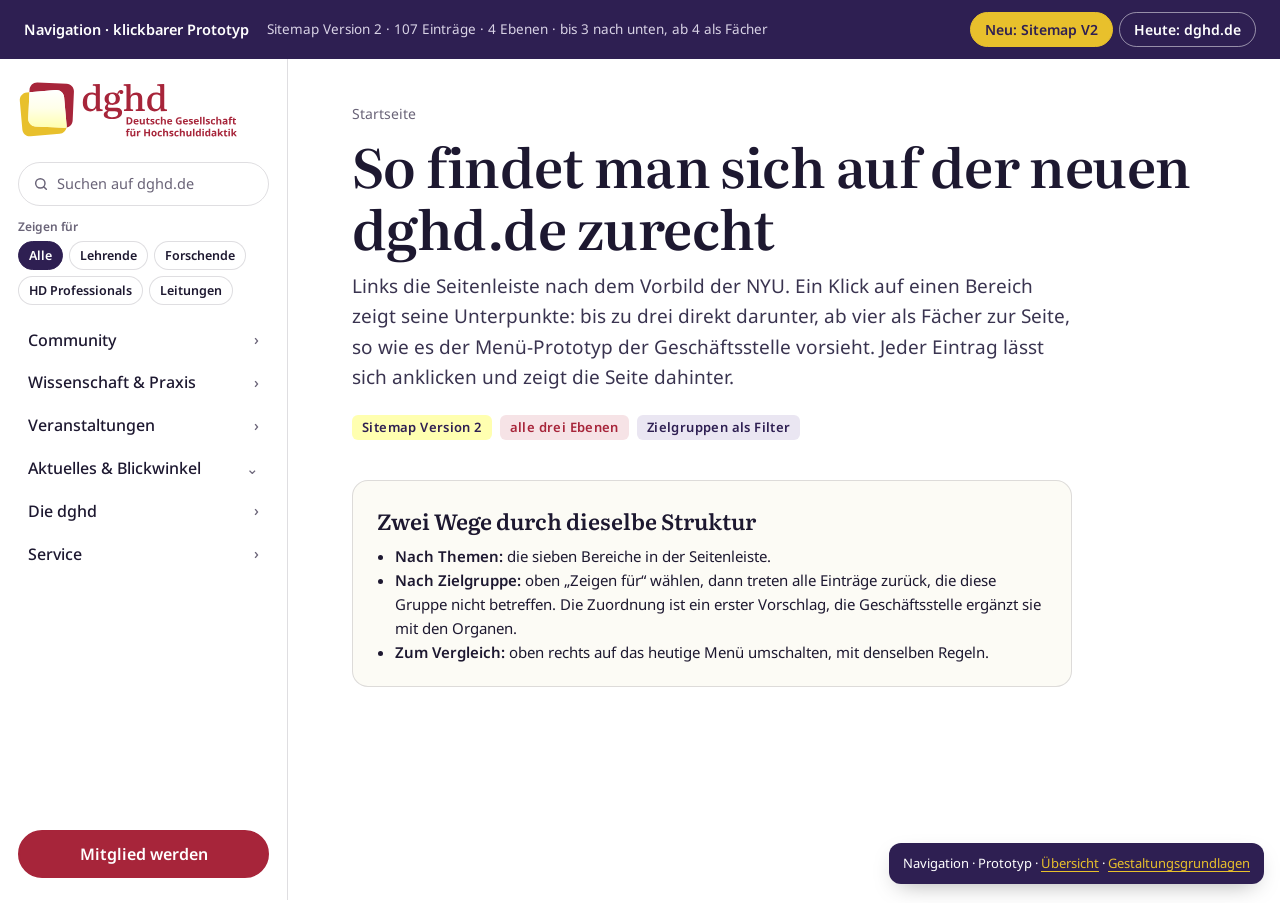
<file: navigation-prototyp.html>
<!DOCTYPE html>
<html lang="de">
<head>
<meta charset="utf-8">
<meta name="viewport" content="width=device-width, initial-scale=1">
<meta name="robots" content="noindex, nofollow">
<title>dghd · Navigation · klickbarer Prototyp</title>
<link rel="icon" href="assets/dghd-bildmarke.svg">
<link rel="stylesheet" href="assets/dghd.css">
<style>
body{background:#fff}
:root{--topH:54px}
.top{display:flex;align-items:center;gap:18px;padding:12px 24px;background:var(--lila);color:#fff;font-size:14.5px;position:sticky;top:0;z-index:50;flex-wrap:wrap}
@media(min-width:981px){.top{flex-wrap:nowrap}.top .info{white-space:nowrap;overflow:hidden;text-overflow:ellipsis;min-width:0}}
.top b{font-weight:600}
.top .um{display:flex;gap:6px;margin-left:auto}
.top .um button{font:600 14px var(--sans);border:1.5px solid rgba(255,255,255,.5);background:transparent;color:#fff;border-radius:999px;padding:7px 14px;cursor:pointer}
.top .um button.an{background:var(--gelb);color:var(--lila);border-color:var(--gelb)}
.top .info{font-size:13.5px;color:#d9d3e6}
.bau{display:grid;grid-template-columns:288px 1fr;min-height:calc(100vh - var(--topH))}
/* Seitenleiste */
.sl{position:sticky;top:var(--topH);height:calc(100vh - var(--topH));background:#fff;border-right:1px solid var(--linie);padding:22px 18px;display:flex;flex-direction:column;z-index:40}
.sl .logo img{width:100%;max-width:220px;margin-bottom:8px}
.suche{margin:16px 0 12px;display:flex;align-items:center;gap:8px;border:1.5px solid var(--linie);border-radius:999px;padding:9px 14px;color:var(--grau);font-size:14.5px}
.zg{display:flex;flex-wrap:wrap;gap:6px;margin:0 0 14px}
.zg span{font:600 12px var(--sans);color:var(--grau);width:100%}
.zg button{font:600 12.5px var(--sans);border:1.5px solid var(--linie);background:#fff;color:var(--tinte);border-radius:999px;padding:5px 10px;cursor:pointer}
.zg button.an{background:var(--lila);color:#fff;border-color:var(--lila)}
ul.nav,ul.nav ul{list-style:none;margin:0;padding:0}
#nav li>button,.spalte li>button{display:flex;justify-content:space-between;align-items:center;gap:8px;width:100%;text-align:left;font:500 16px/1.3 var(--sans);color:var(--tinte);background:transparent;border:0;padding:11px 10px;border-radius:10px;cursor:pointer}
#nav li>button:hover,.spalte li>button:hover{background:var(--karton);color:var(--rot)}
#nav li.offen>button,.spalte li.offen>button{background:var(--karton);color:var(--rot)}
#nav li>button i,.spalte li>button i{font-style:normal;color:var(--grau);font-size:15px;flex:none}
li.gedimmt>button{opacity:.38}
ul.inline{padding:2px 0 8px 12px;margin:0 0 0 10px;border-left:2px solid var(--gelb)}
ul.inline li>button{font-size:15px;padding:7px 10px}
.sl .unten{margin-top:auto;padding-top:14px}
.sl .unten .knopf{width:100%;justify-content:center}
/* Fächer-Spalten */
.faecher{position:fixed;left:288px;top:var(--topH);bottom:0;display:flex;z-index:35;pointer-events:none}
.spalte{width:300px;background:#fff;border-right:1px solid var(--linie);box-shadow:18px 0 30px -26px rgba(46,31,82,.45);padding:18px 14px 20px;overflow:auto;pointer-events:auto;animation:auf .18s ease-out}
@keyframes auf{from{opacity:0;transform:translateX(-10px)}to{opacity:1;transform:none}}
.spalte ul{list-style:none;margin:0;padding:0}
.spalte h5{font-family:var(--serif);font-size:19px;margin:6px 8px 12px;color:var(--lila)}
.spalte .regel{font-size:12.5px;color:var(--grau);margin:12px 8px 0;padding-top:10px;border-top:1px solid var(--linie)}
/* Inhalt */
.inhalt{padding:44px clamp(24px,5vw,72px) 80px;position:relative}
.pfad{font-size:14px;color:var(--grau);margin-bottom:10px}
.pfad b{color:var(--tinte);font-weight:500}
.inhalt h1{font-size:clamp(34px,4.2vw,54px);margin-bottom:12px}
.inhalt .lead{font-size:19px;color:#3a3450;max-width:720px;margin:0 0 22px}
.tags{display:flex;gap:8px;flex-wrap:wrap;margin-bottom:26px}
.organ{display:grid;grid-template-columns:repeat(3,1fr);gap:16px;margin:0 0 30px}
.organ .modkarte h4{font-size:18px;margin:10px 0 6px}
.organ .modkarte p{font-size:15px;margin:0}
.text{max-width:720px;color:#3a3450}
.text .h{height:13px;border-radius:3px;background:#e8e5ee;margin:9px 0}
.statistik{margin-top:40px;padding:22px 24px;border-radius:16px;background:var(--papier);border:1px solid var(--linie);font-size:15px;max-width:720px}
.statistik b{display:block;font-family:var(--serif);font-size:22px;margin-bottom:6px;font-weight:600}
.statistik ul{margin:0;padding-left:18px}
.schleier{position:fixed;inset:0;z-index:30;display:none}
.schleier.an{display:block}
.entwurfshinweis{position:fixed;right:16px;bottom:16px;z-index:60;background:var(--lila);color:#fff;border-radius:12px;padding:10px 14px;font-size:13px;box-shadow:0 8px 24px -10px rgba(0,0,0,.4)}
.entwurfshinweis a{color:var(--gelb)}
@media(max-width:980px){.bau{grid-template-columns:1fr}.sl{position:sticky;top:var(--topH);height:auto;padding:10px 16px;display:grid;grid-template-columns:auto 1fr auto;align-items:center;gap:10px;border-bottom:1px solid var(--linie)}.sl .logo img{max-width:150px;margin:0}.sl .suche,.sl .zg,.sl .nav,.sl .unten{display:none;grid-column:1/-1}.sl.offen .suche{display:flex}.sl.offen .zg{display:flex}.sl.offen .nav{display:block}.sl.offen .unten{display:block}.faecher{display:none}ul.inline.mobil{display:block}.inhalt{padding:28px 20px 60px}.organ{grid-template-columns:1fr}}
</style>
</head>
<body>

<div class="top">
  <b>Navigation · klickbarer Prototyp</b>
  <span class="info" id="info"></span>
  <div class="um"><button id="umNeu" class="an">Neu: Sitemap V2</button><button id="umHeute">Heute: dghd.de</button></div>
</div>

<div class="bau">
  <aside class="sl" id="sl">
    <a class="logo" href="index.html"><img src="assets/dghd-logo-zuschnitt.svg" alt="dghd"></a>
    <button class="menueknopf" type="button" aria-expanded="false" onclick="var a=document.getElementById('sl');a.classList.toggle('offen');this.setAttribute('aria-expanded',a.classList.contains('offen'))"><svg viewBox="0 0 24 24" fill="none" stroke="currentColor" stroke-width="2.2" stroke-linecap="round"><path d="M4 7h16M4 12h16M4 17h16"/></svg>Menü</button>
    <div class="suche"><svg width="16" height="16" viewBox="0 0 24 24" fill="none" stroke="currentColor" stroke-width="2.2" stroke-linecap="round"><circle cx="11" cy="11" r="7"/><path d="M20 20l-4-4"/></svg>Suchen auf dghd.de</div>
    <div class="zg" id="zg"><span>Zeigen für</span><button data-z="">Alle</button><button data-z="L">Lehrende</button><button data-z="F">Forschende</button><button data-z="P">HD Professionals</button><button data-z="M">Leitungen</button></div>
    <ul class="nav" id="nav"></ul>
    <div class="unten"><a class="knopf" href="#" onclick="return false">Mitglied werden</a></div>
  </aside>
  <div class="faecher" id="faecher"></div>
  <main class="inhalt" id="inhalt"></main>
</div>
<div class="schleier" id="schleier"></div>

<div class="entwurfshinweis">Navigation · Prototyp · <a href="index.html">Übersicht</a> · <a href="design-manual.html#navigation">Gestaltungsgrundlagen</a></div>

<script>
// Datenformat: [Titel, Zielgruppen, Kinder]  Zielgruppen: L Lehrende, F Forschende, P HD Professionals, M Leitungen, leer = alle
var AG = ["AG Civic Engagement und Service Learning","AG Curriculumentwicklung","AG Digitale Medien und Hochschuldidaktik","AG Forschendes Lernen","AG Hochschuldidaktische Regional- und Landesnetzwerke","AG Ingenieurdidaktik","AG Open Teach Ware, Lehrportale","AG Prüfen und Prüfungsdidaktik","AG Psychologie und Lehr-Lern-Forschung","AG Qualitative Feedback- und Evaluationsmethoden","AG Scholarship of Academic Development","AG Schreibdidaktik in der Hochschuldidaktik","AG Trainer und Trainerinnen","AG Transformatives Lernen und Nachhaltigkeit"].map(function(t){return [t,"LFP",null]});
var AKKO = [["Ziele der akko","PM"],["Einladung zur Teilnahme","PM"],["Auftrag und Verfahren","PM"],["Akkreditierte Personen","LPM"],["Akkreditierte Programme und Einrichtungen","LPM"],["Kontakt zur akko","PM"],["akko-Downloads","PM"]].map(function(x){return [x[0],x[1],null]});

var NEU = [
 ["Community","",[
   ["Community im Überblick","",null],
   ["Arbeitsgruppen","",AG.concat([["Projektgruppe zum beruflichen Selbstverständnis","P",null]])],
   ["Netzwerke","",[["Promovierenden-Netzwerk","F",null],["Netzwerk Tutorienarbeit an Hochschulen","LP",null],["Netzwerk Theologie und Hochschuldidaktik","LF",null],["Netzwerk Fachhochschulen / HAWs","LPM",null],["Netzwerk Orientierungs(studien)programme","LPM",null],["Heterogenität und Interkulturalität","LP",null],["Netzwerktreffen der Hochschuldidaktik in Deutschland","PM",null]]],
   ["Kommissionen","",[["Forschungskommission","F",null],["Weiterbildungskommission","LP",null],["Akkreditierungskommission (AKKO)","PM",AKKO],["Kommunikation und Öffentlichkeitsarbeit","",null]]],
   ["Nachwuchs","F",[["Promovierenden-Netzwerk","F",null],["dghd-Nachwuchspreis","F",null]]],
   ["Kooperationen","",null],
   ["Mitgliedschaft","",[["Mitglied werden","",null],["Vorteile und Mitgliedsbeiträge","",null],["Meine dghd (Login)","",null]]]
 ]],
 ["Wissenschaft & Praxis","",[
   ["Wissenschaft & Praxis im Überblick","",null],
   ["Forschung","F",[["Hochschuldidaktische Forschung","F",null],["Forschungskommission","F",null],["Nachwuchsförderung","F",null]]],
   ["Praxis & Qualitätsentwicklung","LPM",[["Standards für die Praxis","LPM",null],["Weiterbildungskommission","LP",null],["Akkreditierung (AKKO)","PM",AKKO]]],
   ["Themen","",[["Themenübersicht","",null],["Gesellschaftliche Bildung in der Hochschuldidaktik","LFP",null],["Hochschuldidaktik als Wissenschaft","F",null],["Learning Analytics in Hochschulen","LF",null],["KI in der Hochschullehre","LP",null]]],
   ["Publikationen & Wissen","",[["Blickpunkt Hochschuldidaktik (Buchreihe)","F",null],["Publikationen","F",null],["Keynotes","",null],["Downloads","",null]]],
   ["Internationales & Politik","FM",[["Internationale Kooperationen","FM",null],["Konferenzen und Publikationsmöglichkeiten","F",null],["Politik und Stellungnahmen","M",null],["Internationale Aktivitäten","F",null]]]
 ]],
 ["Veranstaltungen","",[["Veranstaltungen im Überblick","",null],["Veranstaltungskalender","",null],["dghd-Jahrestagung","",[["Fachtagung 2027","",null],["Vergangene Jahrestagungen, Archiv","",null]]],["Veranstaltung einreichen","",null]]],
 ["Aktuelles & Blickwinkel","",[["Aktuelles","",null],["Blickwinkel","",null],["Nachrichtenarchiv","",null]]],
 ["Die dghd","",[["Über die dghd","",[["Profil und Auftrag","",null],["Ziele","",null],["Geschichte und Entwicklung","",null]]],["Vorstand","",null],["Geschäftsstelle","",null],["Kooperationen","",null],["Satzung","",null],["Kontakt","",null]]],
 ["Service","",[["Stellenbörse","LP",null],["Didaktik-Landkarte","LPM",null],["Downloads","",null],["Veranstaltung einreichen","",null],["Stellenangebot einreichen","PM",null],["Institution eintragen","M",null]]]
];

var HEUTE = [
 ["Die dghd","",[
   ["Der Verein","",[["Der Vorstand","",null],["Geschäftsstelle","",null],["Satzung","",null],["Kontakt","",null]]],
   ["Die Community","",[["Kommissionen","",null],["Arbeitsgruppen","",null],["Projektgruppen","",null],["Netzwerke","",null],["Kooperationen","",null]]],
   ["News & Informationen","",[["Stellenbörse","",null],["Veranstaltungskalender","",null],["Hochschuldidaktik-VZ","",null],["Buchreihe der dghd","",null],["dghd-Newsletter & Archiv","",null],["Downloads","",null]]],
   ["Tagungen","",[["Tagung ausrichten","",null],["Arbeitstagungen","",null],["Fachtagungen","",null]]],
   ["Mitglied werden","",[["Jetzt Mitglied werden","",null]]]
 ]],
 ["Blickwinkel","",[["Auf dem Laufenden bleiben","",[["Blickwinkel FAQ","",null],["Social Media & Netiquette","",null],["Alle Beiträge","",null],["dghd-Newsletter-Archiv","",null],["Beitrag einreichen","",null]]]]],
 ["Community","",[
   ["Kommissionen","",[["Akkreditierungskommission","",null],["Forschungskommission","",null],["Weiterbildungskommission","",null],["Kommunikation und Öffentlichkeitsarbeit","",null],["Projektgruppen","",null],["Projektgruppe zum beruflichen Selbstverständnis der Hochschuldidaktik","",null]]],
   ["Arbeitsgruppen","",AG],
   ["Netzwerke","",[["Netzwerk Fachhochschulen / HAWs","",null],["Netzwerk Theologie und Hochschuldidaktik","",null],["Promovierenden-Netzwerk","",null],["Netzwerk Tutorienarbeit an Hochschulen","",null]]],
   ["Kooperationen","",[["Junges Forum für Medien und Hochschulentwicklung","",null],["Internationale Kooperationen","",null],["Gemeinsame AG mit der GMW","",null],["Didaktik-Landkarte","",null]]]
 ]],
 ["Wissenschaft & Praxis","",[
   ["Nachwuchsförderung","",[["Promovierenden-Netzwerk","",null],["dghd-Nachwuchspreis","",null]]],
   ["Publikationen","",[["Buchreihe der dghd","",null]]],
   ["Akkreditierung","",AKKO],
   ["Standards für die Praxis","",null],
   ["Themen","",[["Gesellschaftliche Bildung in der Hochschuldidaktik","",null],["Hochschuldidaktik als Wissenschaft","",null],["Learning Analytics in Hochschulen","",null],["KI in der Hochschullehre","",null]]]
 ]],
 ["Login für Mitglieder","",null],
 ["Mitgliedschaft","",[["Mitglied werden","",null]]]
];

var daten = NEU, modus = "neu", zgFilter = "", pfadOffen = [];
var nav = document.getElementById('nav'), faecher = document.getElementById('faecher'), inhalt = document.getElementById('inhalt'), schleier = document.getElementById('schleier');
var mobil = function(){ return window.innerWidth <= 980; };

function zaehle(list){ var n=0, t=0; (function w(l,d){ l.forEach(function(e){ n++; if(d>t) t=d; if(e[2]) w(e[2],d+1); }); })(list,1); return {n:n,t:t}; }
function passt(e){ if(!zgFilter) return true; if(!e[1]) return true; if(e[1].indexOf(zgFilter)>=0) return true; if(e[2]) return e[2].some(passt); return false; }

function baueListe(list, tiefe, pfad){
  var ul = document.createElement('ul'); if (tiefe>0) { ul.className = 'inline' + (mobil() ? ' mobil' : ''); }
  list.forEach(function(e, i){
    var li = document.createElement('li'); var kinder = e[2]; var key = pfad.concat(i);
    if(!passt(e)) li.className += ' gedimmt';
    var b = document.createElement('button'); b.type='button';
    var pfeil = kinder ? (kinder.length>=4 && !mobil() ? '›' : '⌄') : '';
    b.innerHTML = '<span>' + e[0] + '</span>' + (pfeil ? '<i>'+pfeil+'</i>' : '');
    li.appendChild(b);
    var offen = pfadOffen.length > key.length-1 && key.every(function(k,j){ return pfadOffen[j]===k; });
    if (offen) li.classList.add('offen');
    b.addEventListener('click', function(){
      if (!kinder) { zeigeSeite(key); pfadOffen = key.slice(0,-1); render(); return; }
      if (offen) { pfadOffen = key.slice(0,-1); } else { pfadOffen = key; }
      zeigeSeite(key); render();
    });
    if (kinder && offen && (kinder.length < 4 || mobil())) li.appendChild(baueListe(kinder, tiefe+1, key));
    ul.appendChild(li);
  });
  return ul;
}

function render(){
  nav.innerHTML = ''; var wurzel = baueListe(daten, 0, []); while (wurzel.firstChild) nav.appendChild(wurzel.firstChild);
  faecher.innerHTML = '';
  if (!mobil()) {
    var list = daten, spalten = 0;
    for (var d=0; d<pfadOffen.length; d++){
      var e = list[pfadOffen[d]]; if (!e || !e[2]) break;
      if (e[2].length >= 4) {
        var sp = document.createElement('div'); sp.className='spalte';
        sp.innerHTML = '<h5>'+e[0]+'</h5>';
        sp.appendChild(baueListe(e[2], 1, pfadOffen.slice(0,d+1)));
        var ug = sp.querySelector('ul'); ug.className='';
        sp.querySelectorAll('ul ul').forEach(function(u){ u.className='inline'; });
        var r = document.createElement('div'); r.className='regel'; r.textContent = e[2].length + ' Unterpunkte, deshalb als Fächer. Bereiche mit bis zu drei Punkten klappen direkt auf.'; sp.appendChild(r);
        faecher.appendChild(sp); spalten++;
      }
      list = e[2];
    }
    schleier.className = 'schleier' + (spalten ? ' an' : '');
  } else { schleier.className='schleier'; }
  var z = zaehle(daten);
  document.getElementById('info').textContent = (modus==='neu' ? 'Sitemap Version 2' : 'Ist-Menü der dghd.de') + ' · ' + z.n + ' Einträge · ' + z.t + ' Ebenen · bis 3 nach unten, ab 4 als Fächer';
}

function zeigeSeite(key){
  var list = daten, pfad = [], e;
  key.forEach(function(k){ e = list[k]; pfad.push(e[0]); list = e[2] || []; });
  var organ = /^AG |Netzwerk|kommission|AKKO|Projektgruppe/i.test(e[0]) && !e[2];
  var kat = pfad[0];
  inhalt.innerHTML = '<div class="pfad">Startseite › ' + pfad.slice(0,-1).map(function(p){return p+' › '}).join('') + '<b>' + e[0] + '</b></div>'
    + '<h1>' + e[0] + '</h1>'
    + '<p class="lead">' + (organ ? 'Organ-Seite: Die Gruppe pflegt hier ihre Beiträge, Termine und Ansprechpersonen selbst. Alles, was sie veröffentlicht, erscheint auch unter Aktuelles und im Kalender.' : 'Beispielinhalt. So sieht der Weg zu dieser Seite in der Navigation aus. Der Text entsteht später mit der Geschäftsstelle.') + '</p>'
    + '<div class="tags"><span class="schlagwort">' + kat + '</span>' + (e[1] ? e[1].split('').map(function(c){ return '<span class="schlagwort lila">' + ({L:'Lehrende',F:'HD Forschende',P:'HD Professionals',M:'Management'})[c] + '</span>'; }).join('') : '<span class="schlagwort lila">alle Zielgruppen</span>') + '</div>'
    + (organ ? '<div class="organ"><div class="modkarte"><span class="schlagwort">Beiträge</span><h4>Neues aus der Gruppe</h4><p>Die letzten drei Beiträge des Organ-Accounts.</p></div><div class="modkarte rot"><span class="schlagwort rot">Termine</span><h4>Nächste Treffen</h4><p>Aus dem Veranstaltungskalender gefiltert.</p></div><div class="modkarte lila"><span class="schlagwort lila">Ansprechpersonen</span><h4>Sprecherinnen und Sprecher</h4><p>Kontakt und Mitmachen.</p></div></div>' : '')
    + '<div class="text"><div class="h" style="width:92%"></div><div class="h" style="width:78%"></div><div class="h" style="width:85%"></div><div class="h" style="width:60%"></div></div>'
    + (e[2] ? '<div class="statistik"><b>' + e[2].length + ' Unterpunkte</b>' + (e[2].length>=4 ? 'Vier oder mehr, deshalb öffnet sich dieser Bereich als Fächer neben der Seitenleiste, auf dem Smartphone untereinander.' : 'Bis zu drei, deshalb klappen sie direkt unter dem Punkt auf.') + '</div>' : '');
}

function start(){
  inhalt.innerHTML = '<div class="pfad">Startseite</div><h1>So findet man sich auf der neuen dghd.de zurecht</h1><p class="lead">Links die Seitenleiste nach dem Vorbild der NYU. Ein Klick auf einen Bereich zeigt seine Unterpunkte: bis zu drei direkt darunter, ab vier als Fächer zur Seite, so wie es der Menü-Prototyp der Geschäftsstelle vorsieht. Jeder Eintrag lässt sich anklicken und zeigt die Seite dahinter.</p>'
    + '<div class="tags"><span class="schlagwort">Sitemap Version 2</span><span class="schlagwort rot">alle drei Ebenen</span><span class="schlagwort lila">Zielgruppen als Filter</span></div>'
    + '<div class="statistik"><b>Zwei Wege durch dieselbe Struktur</b><ul><li><b style="font-size:15px;display:inline;font-family:var(--sans)">Nach Themen:</b> die sieben Bereiche in der Seitenleiste.</li><li><b style="font-size:15px;display:inline;font-family:var(--sans)">Nach Zielgruppe:</b> oben „Zeigen für“ wählen, dann treten alle Einträge zurück, die diese Gruppe nicht betreffen. Die Zuordnung ist ein erster Vorschlag, die Geschäftsstelle ergänzt sie mit den Organen.</li><li><b style="font-size:15px;display:inline;font-family:var(--sans)">Zum Vergleich:</b> oben rechts auf das heutige Menü umschalten, mit denselben Regeln.</li></ul></div>';
}

document.getElementById('umNeu').addEventListener('click', function(){ daten=NEU; modus='neu'; pfadOffen=[]; this.classList.add('an'); document.getElementById('umHeute').classList.remove('an'); start(); render(); });
document.getElementById('umHeute').addEventListener('click', function(){ daten=HEUTE; modus='heute'; pfadOffen=[]; this.classList.add('an'); document.getElementById('umNeu').classList.remove('an'); inhalt.innerHTML='<div class="pfad">Startseite</div><h1>Das heutige Menü, mit denselben Regeln dargestellt</h1><p class="lead">Fünf Hauptpunkte, drei Ebenen, 88 Einträge. Community-Inhalte liegen an mehreren Stellen (unter „Die dghd“ und unter „Community“), Stellen, Termine und Downloads stecken unter „News & Informationen“. Genau das räumt die neue Struktur auf.</p>'; render(); });
document.querySelectorAll('#zg button').forEach(function(b){ b.addEventListener('click', function(){ zgFilter=b.dataset.z; document.querySelectorAll('#zg button').forEach(function(x){x.classList.toggle('an',x===b)}); render(); }); });
schleier.addEventListener('click', function(){ pfadOffen=[]; render(); });
function messeTop(){ document.documentElement.style.setProperty('--topH', document.querySelector('.top').offsetHeight + 'px'); }
window.addEventListener('resize', function(){ messeTop(); render(); }); messeTop();
document.querySelector('#zg button').classList.add('an');
start(); render();
</script>
</body>
</html>
</file>
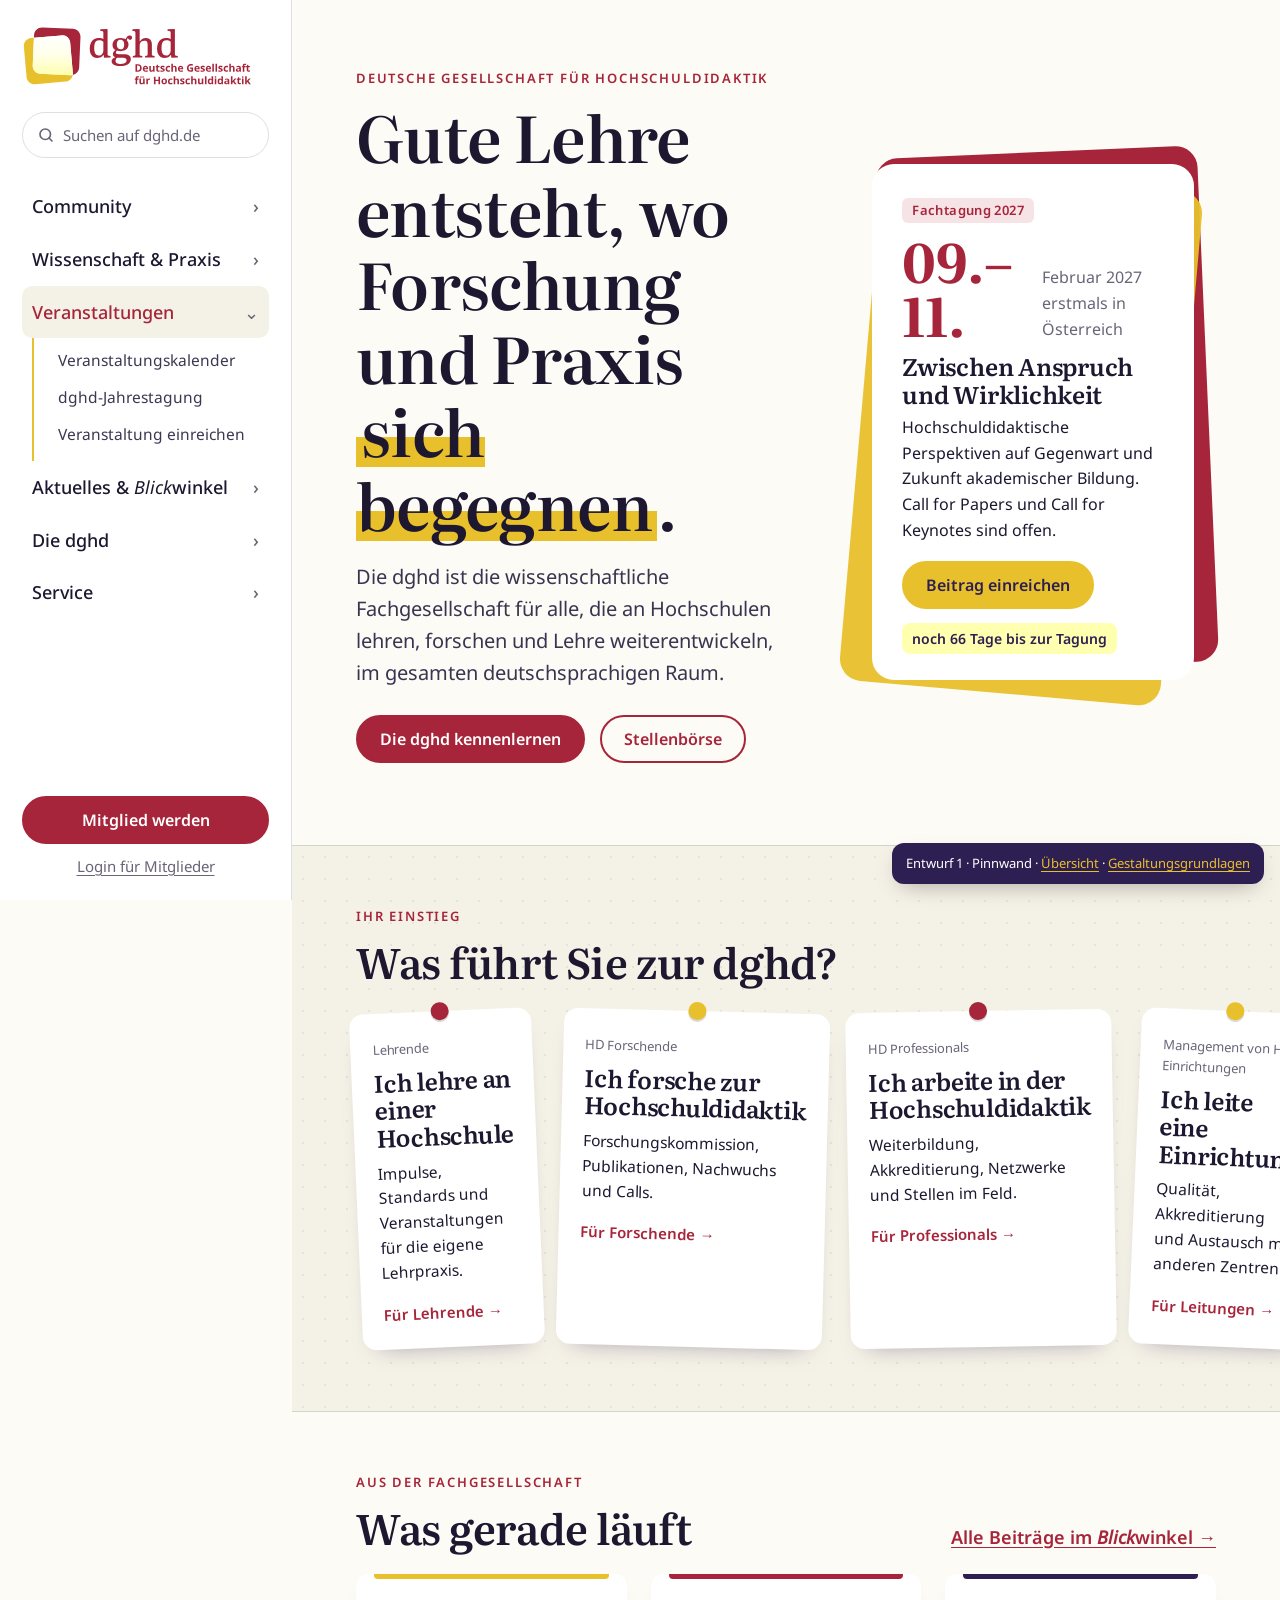
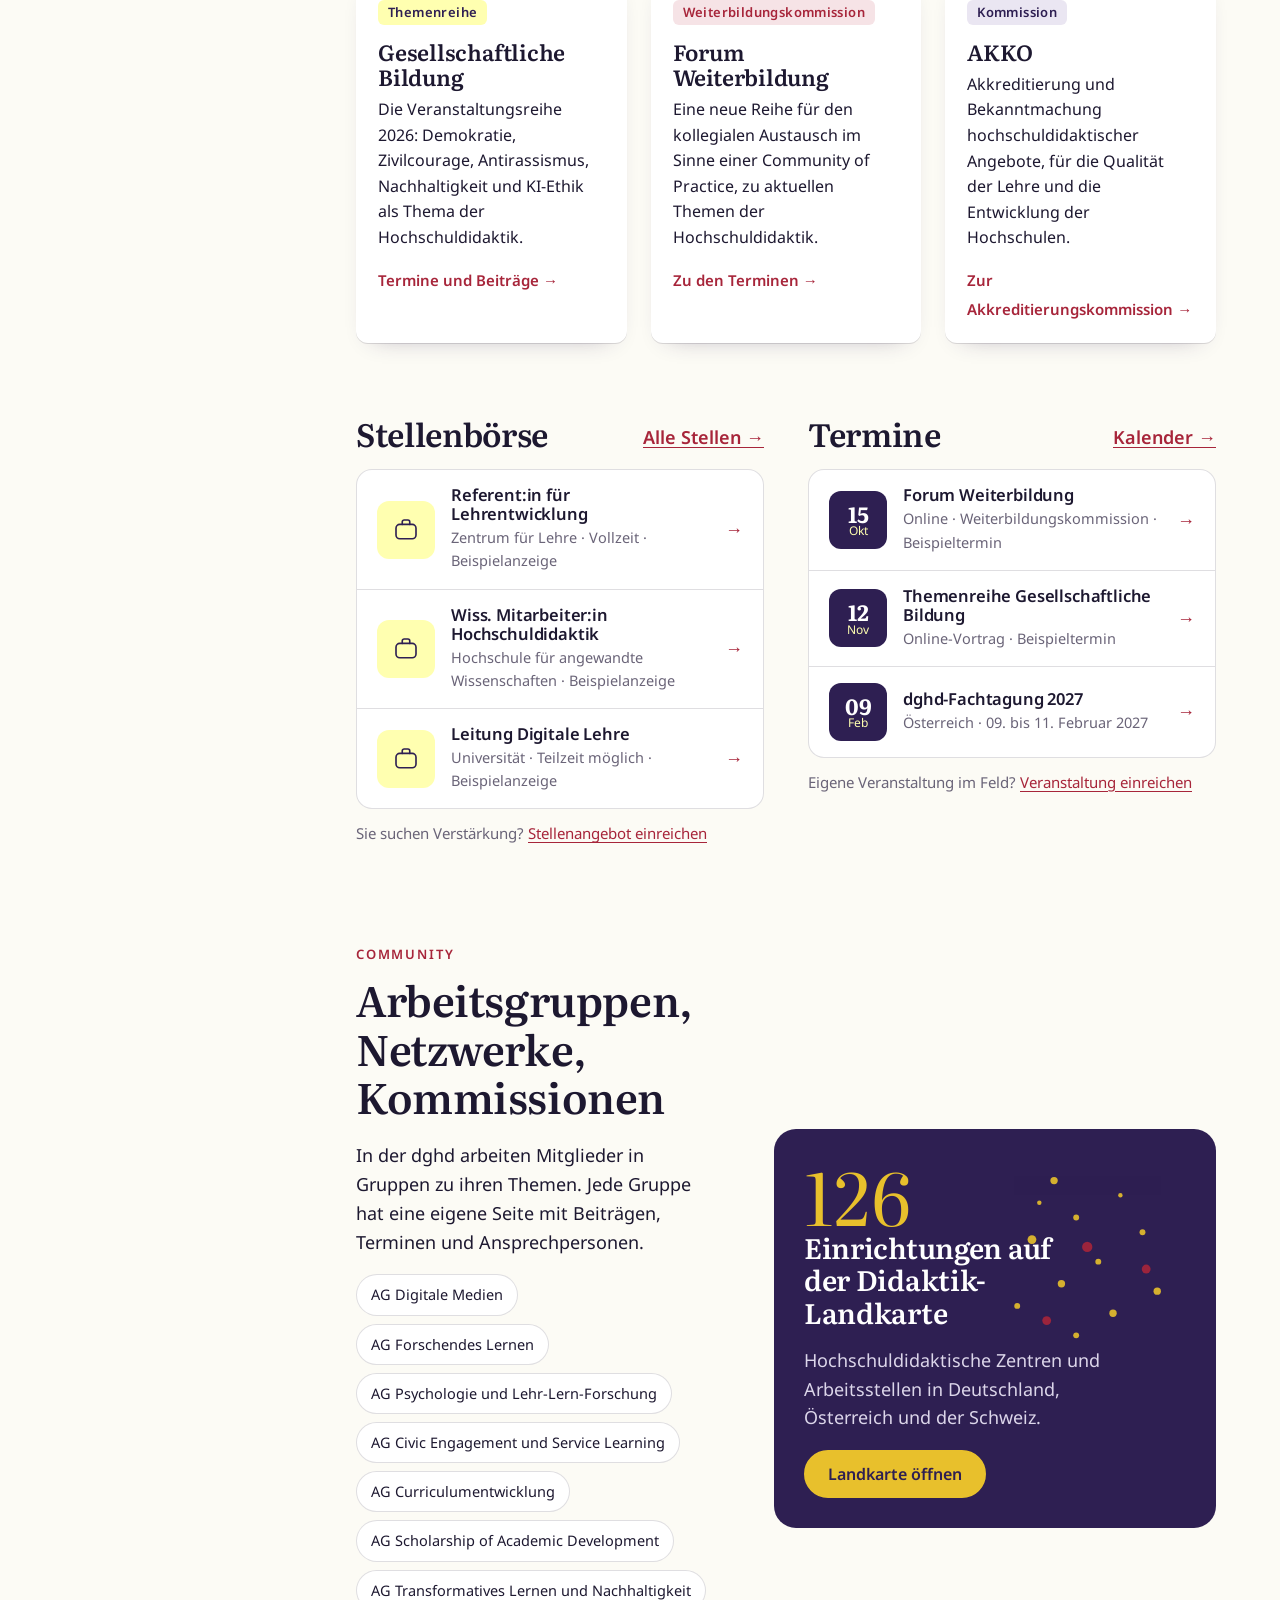
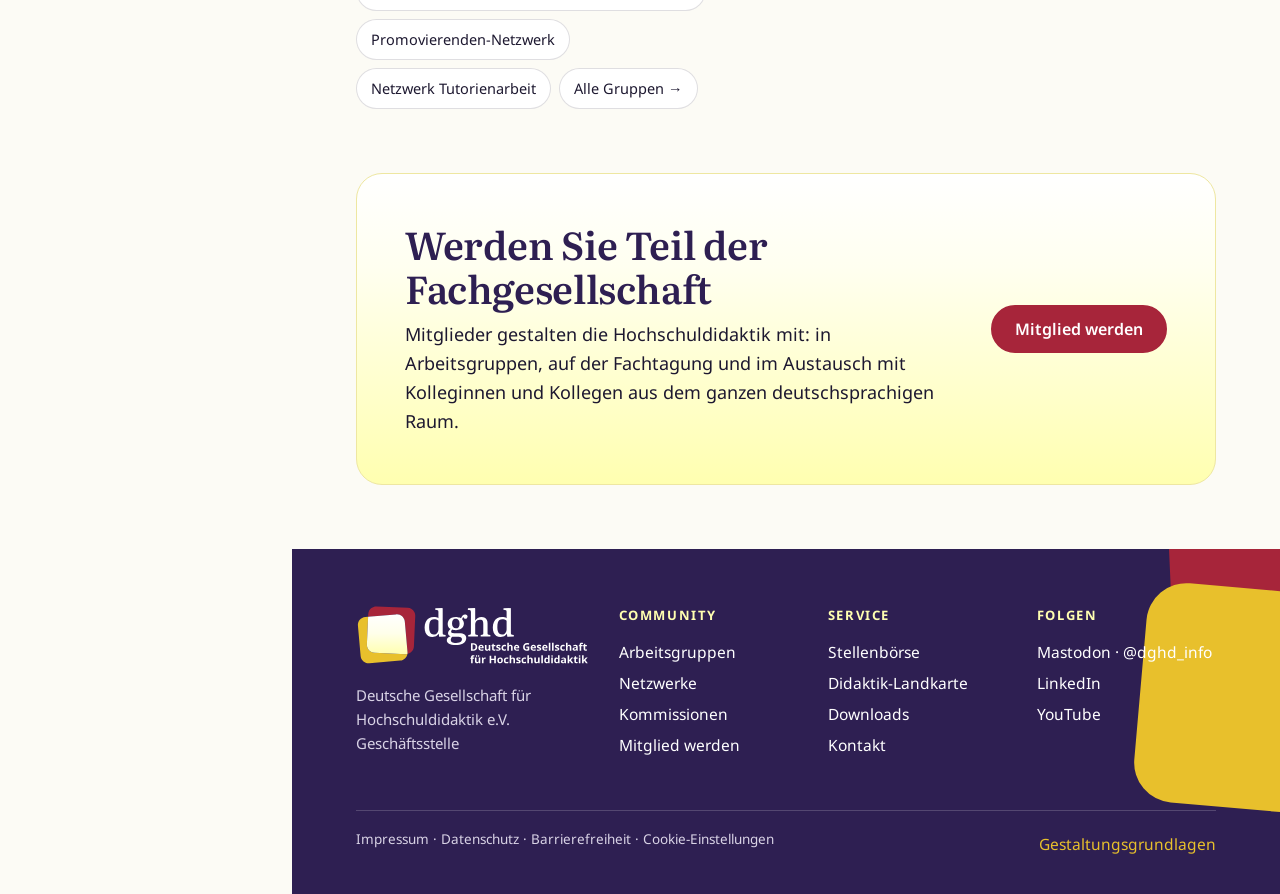
<file: startseite-entwurf-1.html>
<!DOCTYPE html>
<html lang="de">
<head>
<meta charset="utf-8">
<meta name="viewport" content="width=device-width, initial-scale=1">
<meta name="robots" content="noindex, nofollow">
<title>dghd · Startseite Entwurf 1 · Pinnwand</title>
<link rel="icon" href="assets/dghd-bildmarke.svg">
<link rel="stylesheet" href="assets/dghd.css">
<style>
body{display:grid;grid-template-columns:292px 1fr;min-height:100vh}
/* Seitennavigation nach dem Vorbild NYU, Regel aus dem Menü-Prototyp */
.seitenleiste{position:sticky;top:0;height:100vh;background:#fff;border-right:1px solid var(--linie);display:flex;flex-direction:column;padding:26px 22px 22px;z-index:30}
.seitenleiste .logo img{width:100%;max-width:230px}
.suche{margin:26px 0 16px;display:flex;align-items:center;gap:8px;border:1.5px solid var(--linie);border-radius:999px;padding:10px 14px;color:var(--grau);font-size:15px}
.hauptnav{list-style:none;margin:6px 0 0;padding:0}
.hauptnav>li{position:relative}
.hauptnav>li>a{display:flex;justify-content:space-between;align-items:center;padding:12px 10px;border-radius:10px;color:var(--tinte);text-decoration:none;font-weight:500}
.hauptnav>li>a:hover,.hauptnav>li.offen>a{background:var(--karton);color:var(--rot)}
.hauptnav>li>a span{color:var(--grau);font-size:18px}
.unter{list-style:none;padding:4px 0 8px 14px;margin:0;display:none;border-left:2px solid var(--gelb);margin-left:10px}
.hauptnav>li.offen .unter{display:block}
.unter a{display:block;padding:6px 10px;color:#3d3752;text-decoration:none;font-size:15.5px}
.unter a:hover{color:var(--rot)}
/* ab vier Unterpunkten öffnet sich ein Fächer zur Seite */
.faecher{position:absolute;left:100%;top:0;width:560px;background:#fff;border:1px solid var(--linie);border-radius:0 18px 18px 0;box-shadow:24px 20px 40px -26px rgba(46,31,82,.4);padding:26px 28px;display:none;grid-template-columns:1fr 1fr;gap:6px 26px}
.hauptnav>li.faecher-offen .faecher{display:grid}
.hauptnav>li.faecher-offen>a{background:var(--karton);color:var(--rot)}
.faecher h5{grid-column:1/-1;font-family:var(--serif);font-size:22px;margin:0 0 8px}
.faecher a{padding:8px 0;border-bottom:1px solid var(--linie);color:var(--tinte);text-decoration:none;font-size:15.5px}
.faecher a:hover{color:var(--rot)}
.faecher .regel{grid-column:1/-1;font-size:12.5px;color:var(--grau);margin-top:10px}
.leiste-unten{margin-top:auto;display:flex;flex-direction:column;gap:10px}
.leiste-unten .knopf{justify-content:center}
.leiste-unten .login{font-size:15px;color:var(--grau);text-align:center}
main{min-width:0}
.bereich{padding:64px clamp(24px,5vw,72px)}
.kleintitel{font:600 13px/1 var(--sans);letter-spacing:.14em;text-transform:uppercase;color:var(--rot);margin-bottom:14px}
/* Einstieg */
.einstieg{display:grid;grid-template-columns:1.1fr .9fr;gap:56px;align-items:center;padding-top:72px;position:relative;overflow:hidden}
.einstieg h1{font-size:clamp(40px,5vw,66px);margin-bottom:20px}
.einstieg p.intro{font-size:20px;max-width:560px;color:#3a3450}
.tagung .inhalt{padding:30px 30px 26px;background:#fff}
.tagung .datum{display:flex;gap:14px;align-items:baseline;margin:10px 0 6px}
.tagung .datum b{font-family:var(--serif);font-size:54px;line-height:1;color:var(--rot)}
.tagung .datum span{font-size:16px;color:var(--grau)}
.countdown{display:inline-block;margin-top:14px;font:600 14px var(--sans);color:var(--lila);background:var(--hellgelb);padding:6px 10px;border-radius:8px}
/* Zielgruppen als angeheftete Karten */
.pinnwand{background:var(--karton);border-top:1px solid var(--linie);border-bottom:1px solid var(--linie);background-image:radial-gradient(rgba(46,31,82,.08) 1.2px,transparent 1.3px);background-size:22px 22px}
.zielgruppen{display:grid;grid-template-columns:repeat(4,1fr);gap:22px;margin-top:26px}
.zg{background:#fff;border-radius:14px;padding:26px 22px 22px;text-decoration:none;color:var(--tinte);position:relative;box-shadow:0 12px 24px -18px rgba(46,31,82,.55);transition:transform .2s}
.zg:nth-child(1){transform:rotate(-2.5deg)}.zg:nth-child(2){transform:rotate(1.5deg)}.zg:nth-child(3){transform:rotate(-1deg)}.zg:nth-child(4){transform:rotate(2.5deg)}
.zg:hover{transform:rotate(0) translateY(-4px)}
.zg::before{content:"";position:absolute;top:-9px;left:50%;width:18px;height:18px;margin-left:-9px;border-radius:50%;background:var(--rot);box-shadow:0 2px 0 rgba(0,0,0,.15)}
.zg:nth-child(2)::before,.zg:nth-child(4)::before{background:var(--gelb)}
.zg small{display:block;font-size:13px;color:var(--grau);margin-bottom:8px}
.zg h3{font-size:24px;margin-bottom:10px}
.zg p{font-size:15.5px;margin:0 0 14px}
.zg .weiter{font-weight:600;color:var(--rot);font-size:15px}
/* Aktuelles */
.raster3{display:grid;grid-template-columns:repeat(3,1fr);gap:24px;margin-top:22px}
.modkarte h3{font-size:22px;margin:14px 0 8px}
.modkarte p{font-size:16px;margin:0 0 14px}
.modkarte a.mehr{font-weight:600;font-size:15px;text-decoration:none}
.kopfzeile{display:flex;justify-content:space-between;align-items:end;gap:20px}
.kopfzeile h2{font-size:clamp(30px,3.4vw,42px);margin:0}
/* Stellen und Termine */
.zwei{display:grid;grid-template-columns:1fr 1fr;gap:44px}
.liste{list-style:none;padding:0;margin:18px 0 0;background:#fff;border-radius:16px;border:1px solid var(--linie)}
.liste li{display:grid;grid-template-columns:auto 1fr auto;gap:16px;align-items:center;padding:16px 20px;border-bottom:1px solid var(--linie)}
.liste li:last-child{border-bottom:0}
.liste .tag{width:58px;height:58px;border-radius:12px;background:var(--lila);color:#fff;display:flex;flex-direction:column;align-items:center;justify-content:center;line-height:1.05}
.liste .tag b{font-family:var(--serif);font-size:22px}.liste .tag i{font-style:normal;font-size:12px;color:var(--hellgelb)}
.liste h4{font-family:var(--sans);font-size:16.5px;font-weight:600;margin:0}
.liste p{margin:2px 0 0;font-size:14.5px;color:var(--grau)}
.liste .pfeil{color:var(--rot);font-weight:700}
.ico{width:58px;height:58px;border-radius:12px;background:var(--hellgelb);display:flex;align-items:center;justify-content:center}
/* Community */
.community{display:grid;grid-template-columns:.9fr 1.1fr;gap:56px;align-items:center}
.chips{display:flex;flex-wrap:wrap;gap:8px;margin-top:16px}
.chips a{border:1.5px solid var(--linie);background:#fff;border-radius:999px;padding:8px 14px;font-size:14.5px;color:var(--tinte);text-decoration:none}
.chips a:hover{border-color:var(--rot);color:var(--rot)}
.landkarte{background:var(--lila);border-radius:var(--radius);padding:30px;color:#fff;position:relative;overflow:hidden;min-height:320px}
.landkarte .punkte{position:absolute;inset:0;opacity:.9}
.landkarte h3{color:#fff;position:relative;font-size:28px;max-width:260px}
.landkarte p{position:relative;max-width:300px;color:#dcd6ea}
.landkarte .zahl{font-family:var(--serif);font-size:72px;line-height:1;color:var(--gelb);position:relative}
/* Mitglied */
.mitglied{margin:0 clamp(24px,5vw,72px) 64px;border-radius:26px;background:var(--dritter-raum);border:1px solid #eee7a1;padding:48px;display:grid;grid-template-columns:1fr auto;gap:30px;align-items:center}
.mitglied h2{font-size:clamp(28px,3vw,40px);margin:0 0 10px;color:var(--lila)}
footer{background:var(--lila);color:#d9d3e6;padding:56px clamp(24px,5vw,72px) 34px;position:relative;overflow:hidden}
footer .randkarte{opacity:1}
footer .spalten{display:grid;grid-template-columns:1.3fr 1fr 1fr 1fr;gap:30px;position:relative;z-index:2;max-width:980px}
footer h5{font-family:var(--sans);font-size:13px;letter-spacing:.12em;text-transform:uppercase;color:var(--hellgelb);margin:0 0 12px}
footer a{color:#fff;text-decoration:none;display:block;padding:3px 0;font-size:15.5px}
footer a:hover{color:var(--gelb)}
footer .unten{position:relative;border-top:1px solid rgba(255,255,255,.18);margin-top:40px;padding-top:18px;display:flex;justify-content:space-between;font-size:13.5px;flex-wrap:wrap;gap:12px}
.entwurfshinweis{position:fixed;right:16px;bottom:16px;z-index:50;background:var(--lila);color:#fff;border-radius:12px;padding:10px 14px;font-size:13px;box-shadow:0 8px 24px -10px rgba(0,0,0,.4)}
.entwurfshinweis a{color:var(--gelb)}
@media(max-width:1100px){.zielgruppen{grid-template-columns:1fr 1fr}.raster3{grid-template-columns:1fr 1fr}}
@media(max-width:980px){body{grid-template-columns:1fr}.seitenleiste{position:sticky;top:0;height:auto;padding:12px 18px;display:grid;grid-template-columns:auto 1fr auto;align-items:center;gap:12px}.seitenleiste .logo img{max-width:170px}.seitenleiste .suche,.seitenleiste .hauptnav,.seitenleiste .leiste-unten{display:none;grid-column:1/-1}.seitenleiste.offen .suche,.seitenleiste.offen .leiste-unten{display:flex;flex-direction:column}.seitenleiste.offen .hauptnav{display:block}.seitenleiste .leiste-unten{margin-top:8px}.faecher{position:static;width:auto;display:none;grid-template-columns:1fr;box-shadow:none;border:0;border-left:2px solid var(--gelb);border-radius:0;margin-left:10px;padding:4px 0 8px 14px}.hauptnav>li.faecher-offen .faecher{display:grid}.faecher h5,.faecher .regel{display:none}.einstieg,.zwei,.community,.mitglied{grid-template-columns:1fr}.zielgruppen,.raster3{grid-template-columns:1fr}.zg{transform:none!important}footer .spalten{grid-template-columns:1fr 1fr}.einstieg{padding-top:36px}}
@media(max-width:520px){footer .spalten{grid-template-columns:1fr}.bereich{padding:44px 20px}.mitglied{margin:0 20px 44px;padding:28px}}
</style>
</head>
<body>

<aside class="seitenleiste" aria-label="Hauptnavigation">
  <a class="logo" href="#"><img src="assets/dghd-logo-zuschnitt.svg" alt="dghd Deutsche Gesellschaft für Hochschuldidaktik"></a>
  <button class="menueknopf" type="button" aria-expanded="false" onclick="var k=this.closest('.seitenleiste');k.classList.toggle('offen');this.setAttribute('aria-expanded',k.classList.contains('offen'))"><svg viewBox="0 0 24 24" fill="none" stroke="currentColor" stroke-width="2.2" stroke-linecap="round"><path d="M4 7h16M4 12h16M4 17h16"/></svg>Menü</button>
  <div class="suche"><svg width="18" height="18" viewBox="0 0 24 24" fill="none" stroke="currentColor" stroke-width="2.2" stroke-linecap="round"><circle cx="11" cy="11" r="7"/><path d="M20 20l-4-4"/></svg>Suchen auf dghd.de</div>
  <ul class="hauptnav">
    <li><a href="#">Community <span>›</span></a>
      <div class="faecher" role="menu">
        <h5>Community</h5>
        <a href="#">Community im Überblick</a><a href="#">Arbeitsgruppen</a>
        <a href="#">Netzwerke</a><a href="#">Kommissionen</a>
        <a href="#">Nachwuchs</a><a href="#">Kooperationen</a>
        <a href="#">Mitgliedschaft</a><a href="#">Meine dghd</a>
        <div class="regel">Ab vier Unterpunkten öffnet sich die nächste Ebene als Fächer zur Seite. <a href="navigation-prototyp.html">Alle Ebenen im Navigationsprototyp</a></div>
      </div>
    </li>
    <li><a href="#">Wissenschaft &amp; Praxis <span>›</span></a></li>
    <li class="offen"><a href="#">Veranstaltungen <span>⌄</span></a>
      <ul class="unter"><li><a href="#">Veranstaltungskalender</a></li><li><a href="#">dghd-Jahrestagung</a></li><li><a href="#">Veranstaltung einreichen</a></li></ul>
    </li>
    <li><a href="#"><b style="font-weight:500">Aktuelles &amp; <em>Blick</em>winkel</b> <span>›</span></a></li>
    <li><a href="#">Die dghd <span>›</span></a></li>
    <li><a href="#">Service <span>›</span></a></li>
  </ul>
  <div class="leiste-unten">
    <a class="knopf" href="#">Mitglied werden</a>
    <a class="login" href="#">Login für Mitglieder</a>
  </div>
</aside>

<main>
  <section class="bereich einstieg">
    <div>
      <div class="kleintitel">Deutsche Gesellschaft für Hochschuldidaktik</div>
      <h1>Gute Lehre entsteht, wo Forschung und Praxis <span class="marker">sich begegnen</span>.</h1>
      <p class="intro">Die dghd ist die wissenschaftliche Fachgesellschaft für alle, die an Hochschulen lehren, forschen und Lehre weiterentwickeln, im gesamten deutschsprachigen Raum.</p>
      <p style="margin-top:26px"><a class="knopf" href="#">Die dghd kennenlernen</a> &nbsp; <a class="knopf leer" href="#">Stellenbörse</a></p>
    </div>
    <div class="kartenrahmen tagung">
      <div class="inhalt">
        <span class="schlagwort rot">Fachtagung 2027</span>
        <div class="datum"><b>09.–11.</b><span>Februar 2027<br>erstmals in Österreich</span></div>
        <h3 style="font-size:24px;margin:10px 0 8px">Zwischen Anspruch und Wirklichkeit</h3>
        <p style="font-size:16px;margin:0 0 18px">Hochschuldidaktische Perspektiven auf Gegenwart und Zukunft akademischer Bildung. Call for Papers und Call for Keynotes sind offen.</p>
        <a class="knopf gelb" href="#">Beitrag einreichen</a>
        <div class="countdown" id="countdown">noch 139 Tage bis zur Tagung</div>
      </div>
    </div>
  </section>

  <section class="bereich pinnwand" aria-labelledby="zg-titel">
    <div class="kopfzeile"><div><div class="kleintitel">Ihr Einstieg</div><h2 id="zg-titel">Was führt Sie zur dghd?</h2></div></div>
    <div class="zielgruppen">
      <a class="zg" href="#"><small>Lehrende</small><h3>Ich lehre an einer Hochschule</h3><p>Impulse, Standards und Veranstaltungen für die eigene Lehrpraxis.</p><span class="weiter">Für Lehrende →</span></a>
      <a class="zg" href="#"><small>HD Forschende</small><h3>Ich forsche zur Hochschuldidaktik</h3><p>Forschungskommission, Publikationen, Nachwuchs und Calls.</p><span class="weiter">Für Forschende →</span></a>
      <a class="zg" href="#"><small>HD Professionals</small><h3>Ich arbeite in der Hochschuldidaktik</h3><p>Weiterbildung, Akkreditierung, Netzwerke und Stellen im Feld.</p><span class="weiter">Für Professionals →</span></a>
      <a class="zg" href="#"><small>Management von HD-Einrichtungen</small><h3>Ich leite eine Einrichtung</h3><p>Qualität, Akkreditierung und Austausch mit anderen Zentren.</p><span class="weiter">Für Leitungen →</span></a>
    </div>
  </section>

  <section class="bereich">
    <div class="kopfzeile"><div><div class="kleintitel">Aus der Fachgesellschaft</div><h2>Was gerade läuft</h2></div><a href="#" style="font-weight:600">Alle Beiträge im <em>Blick</em>winkel →</a></div>
    <div class="raster3">
      <article class="modkarte"><span class="schlagwort">Themenreihe</span><h3>Gesellschaftliche Bildung</h3><p>Die Veranstaltungsreihe 2026: Demokratie, Zivilcourage, Antirassismus, Nachhaltigkeit und KI-Ethik als Thema der Hochschuldidaktik.</p><a class="mehr" href="#">Termine und Beiträge →</a></article>
      <article class="modkarte rot"><span class="schlagwort rot">Weiterbildungskommission</span><h3>Forum Weiterbildung</h3><p>Eine neue Reihe für den kollegialen Austausch im Sinne einer Community of Practice, zu aktuellen Themen der Hochschuldidaktik.</p><a class="mehr" href="#">Zu den Terminen →</a></article>
      <article class="modkarte lila"><span class="schlagwort lila">Kommission</span><h3>AKKO</h3><p>Akkreditierung und Bekanntmachung hochschuldidaktischer Angebote, für die Qualität der Lehre und die Entwicklung der Hochschulen.</p><a class="mehr" href="#">Zur Akkreditierungskommission →</a></article>
    </div>
  </section>

  <section class="bereich" style="padding-top:8px">
    <div class="zwei">
      <div>
        <div class="kopfzeile"><h2 style="font-size:32px">Stellenbörse</h2><a href="#" style="font-weight:600">Alle Stellen →</a></div>
        <ul class="liste">
          <li><div class="ico"><svg width="30" height="30" viewBox="0 0 48 48" fill="none" stroke="#2E1F52" stroke-width="2.6" stroke-linecap="round" stroke-linejoin="round"><rect x="8" y="15" width="32" height="23" rx="6"/><path d="M18 15v-4a3 3 0 0 1 3-3h6a3 3 0 0 1 3 3v4"/></svg></div><div><h4>Referent:in für Lehrentwicklung</h4><p>Zentrum für Lehre · Vollzeit · Beispielanzeige</p></div><span class="pfeil">→</span></li>
          <li><div class="ico"><svg width="30" height="30" viewBox="0 0 48 48" fill="none" stroke="#2E1F52" stroke-width="2.6" stroke-linecap="round" stroke-linejoin="round"><rect x="8" y="15" width="32" height="23" rx="6"/><path d="M18 15v-4a3 3 0 0 1 3-3h6a3 3 0 0 1 3 3v4"/></svg></div><div><h4>Wiss. Mitarbeiter:in Hochschuldidaktik</h4><p>Hochschule für angewandte Wissenschaften · Beispielanzeige</p></div><span class="pfeil">→</span></li>
          <li><div class="ico"><svg width="30" height="30" viewBox="0 0 48 48" fill="none" stroke="#2E1F52" stroke-width="2.6" stroke-linecap="round" stroke-linejoin="round"><rect x="8" y="15" width="32" height="23" rx="6"/><path d="M18 15v-4a3 3 0 0 1 3-3h6a3 3 0 0 1 3 3v4"/></svg></div><div><h4>Leitung Digitale Lehre</h4><p>Universität · Teilzeit möglich · Beispielanzeige</p></div><span class="pfeil">→</span></li>
        </ul>
        <p style="font-size:15px;color:var(--grau);margin-top:12px">Sie suchen Verstärkung? <a href="#">Stellenangebot einreichen</a></p>
      </div>
      <div>
        <div class="kopfzeile"><h2 style="font-size:32px">Termine</h2><a href="#" style="font-weight:600">Kalender →</a></div>
        <ul class="liste">
          <li><div class="tag"><b>15</b><i>Okt</i></div><div><h4>Forum Weiterbildung</h4><p>Online · Weiterbildungskommission · Beispieltermin</p></div><span class="pfeil">→</span></li>
          <li><div class="tag"><b>12</b><i>Nov</i></div><div><h4>Themenreihe Gesellschaftliche Bildung</h4><p>Online-Vortrag · Beispieltermin</p></div><span class="pfeil">→</span></li>
          <li><div class="tag"><b>09</b><i>Feb</i></div><div><h4>dghd-Fachtagung 2027</h4><p>Österreich · 09. bis 11. Februar 2027</p></div><span class="pfeil">→</span></li>
        </ul>
        <p style="font-size:15px;color:var(--grau);margin-top:12px">Eigene Veranstaltung im Feld? <a href="#">Veranstaltung einreichen</a></p>
      </div>
    </div>
  </section>

  <section class="bereich community" style="padding-top:24px">
    <div>
      <div class="kleintitel">Community</div>
      <h2 style="font-size:clamp(30px,3.4vw,42px)">Arbeitsgruppen, Netzwerke, Kommissionen</h2>
      <p>In der dghd arbeiten Mitglieder in Gruppen zu ihren Themen. Jede Gruppe hat eine eigene Seite mit Beiträgen, Terminen und Ansprechpersonen.</p>
      <div class="chips">
        <a href="#">AG Digitale Medien</a><a href="#">AG Forschendes Lernen</a><a href="#">AG Psychologie und Lehr-Lern-Forschung</a><a href="#">AG Civic Engagement und Service Learning</a><a href="#">AG Curriculumentwicklung</a><a href="#">AG Scholarship of Academic Development</a><a href="#">AG Transformatives Lernen und Nachhaltigkeit</a><a href="#">Promovierenden-Netzwerk</a><a href="#">Netzwerk Tutorienarbeit</a><a href="#">Alle Gruppen →</a>
      </div>
    </div>
    <div class="landkarte">
      <svg class="punkte" viewBox="0 0 600 340" preserveAspectRatio="xMidYMid slice" aria-hidden="true">
        <g fill="#E8C02C"><circle cx="380" cy="70" r="5"/><circle cx="410" cy="120" r="4"/><circle cx="350" cy="150" r="6"/><circle cx="440" cy="180" r="4"/><circle cx="390" cy="210" r="5"/><circle cx="330" cy="240" r="4"/><circle cx="460" cy="250" r="5"/><circle cx="410" cy="280" r="4"/><circle cx="500" cy="140" r="4"/><circle cx="520" cy="220" r="5"/><circle cx="360" cy="100" r="3"/><circle cx="470" cy="90" r="3"/></g>
        <g fill="#A7253A"><circle cx="425" cy="160" r="7"/><circle cx="370" cy="260" r="6"/><circle cx="505" cy="190" r="6"/></g>
      </svg>
      <div class="zahl">126</div>
      <h3>Einrichtungen auf der Didaktik-Landkarte</h3>
      <p>Hochschuldidaktische Zentren und Arbeitsstellen in Deutschland, Österreich und der Schweiz.</p>
      <a class="knopf gelb" href="#" style="position:relative">Landkarte öffnen</a>
    </div>
  </section>

  <section class="mitglied">
    <div><h2>Werden Sie Teil der Fachgesellschaft</h2><p style="margin:0;max-width:620px">Mitglieder gestalten die Hochschuldidaktik mit: in Arbeitsgruppen, auf der Fachtagung und im Austausch mit Kolleginnen und Kollegen aus dem ganzen deutschsprachigen Raum.</p></div>
    <a class="knopf" href="#">Mitglied werden</a>
  </section>

  <footer>
    <div class="randkarte" style="background:var(--rot);right:-110px;top:-90px;transform:rotate(-2.5deg)"></div>
    <div class="randkarte" style="background:var(--gelb);right:-80px;top:40px;transform:rotate(5deg)"></div>
    <div class="spalten">
      <div><img src="assets/dghd-logo-negativ.svg" alt="dghd" style="width:240px;margin-bottom:18px"><p style="font-size:15px;max-width:300px">Deutsche Gesellschaft für Hochschuldidaktik e.V.<br>Geschäftsstelle</p></div>
      <div><h5>Community</h5><a href="#">Arbeitsgruppen</a><a href="#">Netzwerke</a><a href="#">Kommissionen</a><a href="#">Mitglied werden</a></div>
      <div><h5>Service</h5><a href="#">Stellenbörse</a><a href="#">Didaktik-Landkarte</a><a href="#">Downloads</a><a href="#">Kontakt</a></div>
      <div><h5>Folgen</h5><a href="#">Mastodon · @dghd_info</a><a href="#">LinkedIn</a><a href="#">YouTube</a></div>
    </div>
    <div class="unten"><span>Impressum · Datenschutz · Barrierefreiheit · Cookie-Einstellungen</span><a href="design-manual.html" style="display:inline;color:var(--gelb)">Gestaltungsgrundlagen</a></div>
  </footer>
</main>

<div class="entwurfshinweis">Entwurf 1 · Pinnwand · <a href="index.html">Übersicht</a> · <a href="design-manual.html">Gestaltungsgrundlagen</a></div>

<script>
(function(){var t=new Date(2027,1,9),h=new Date();h.setHours(0,0,0,0);var d=Math.round((t-h)/864e5);var e=document.getElementById('countdown');if(e&&d>0)e.textContent='noch '+d+' Tage bis zur Tagung';})();
document.querySelectorAll('.hauptnav>li').forEach(function(li){li.addEventListener('click',function(e){if(li.querySelector('.faecher')&&window.innerWidth<=980){e.preventDefault();li.classList.toggle('faecher-offen')}});li.addEventListener('mouseenter',function(){if(li.querySelector('.faecher')){document.querySelectorAll('.hauptnav>li').forEach(function(x){x.classList.remove('faecher-offen')});li.classList.add('faecher-offen')}})});
document.querySelector('main').addEventListener('mouseenter',function(){document.querySelectorAll('.hauptnav>li').forEach(function(x){x.classList.remove('faecher-offen')})});
</script>
</body>
</html>
</file>
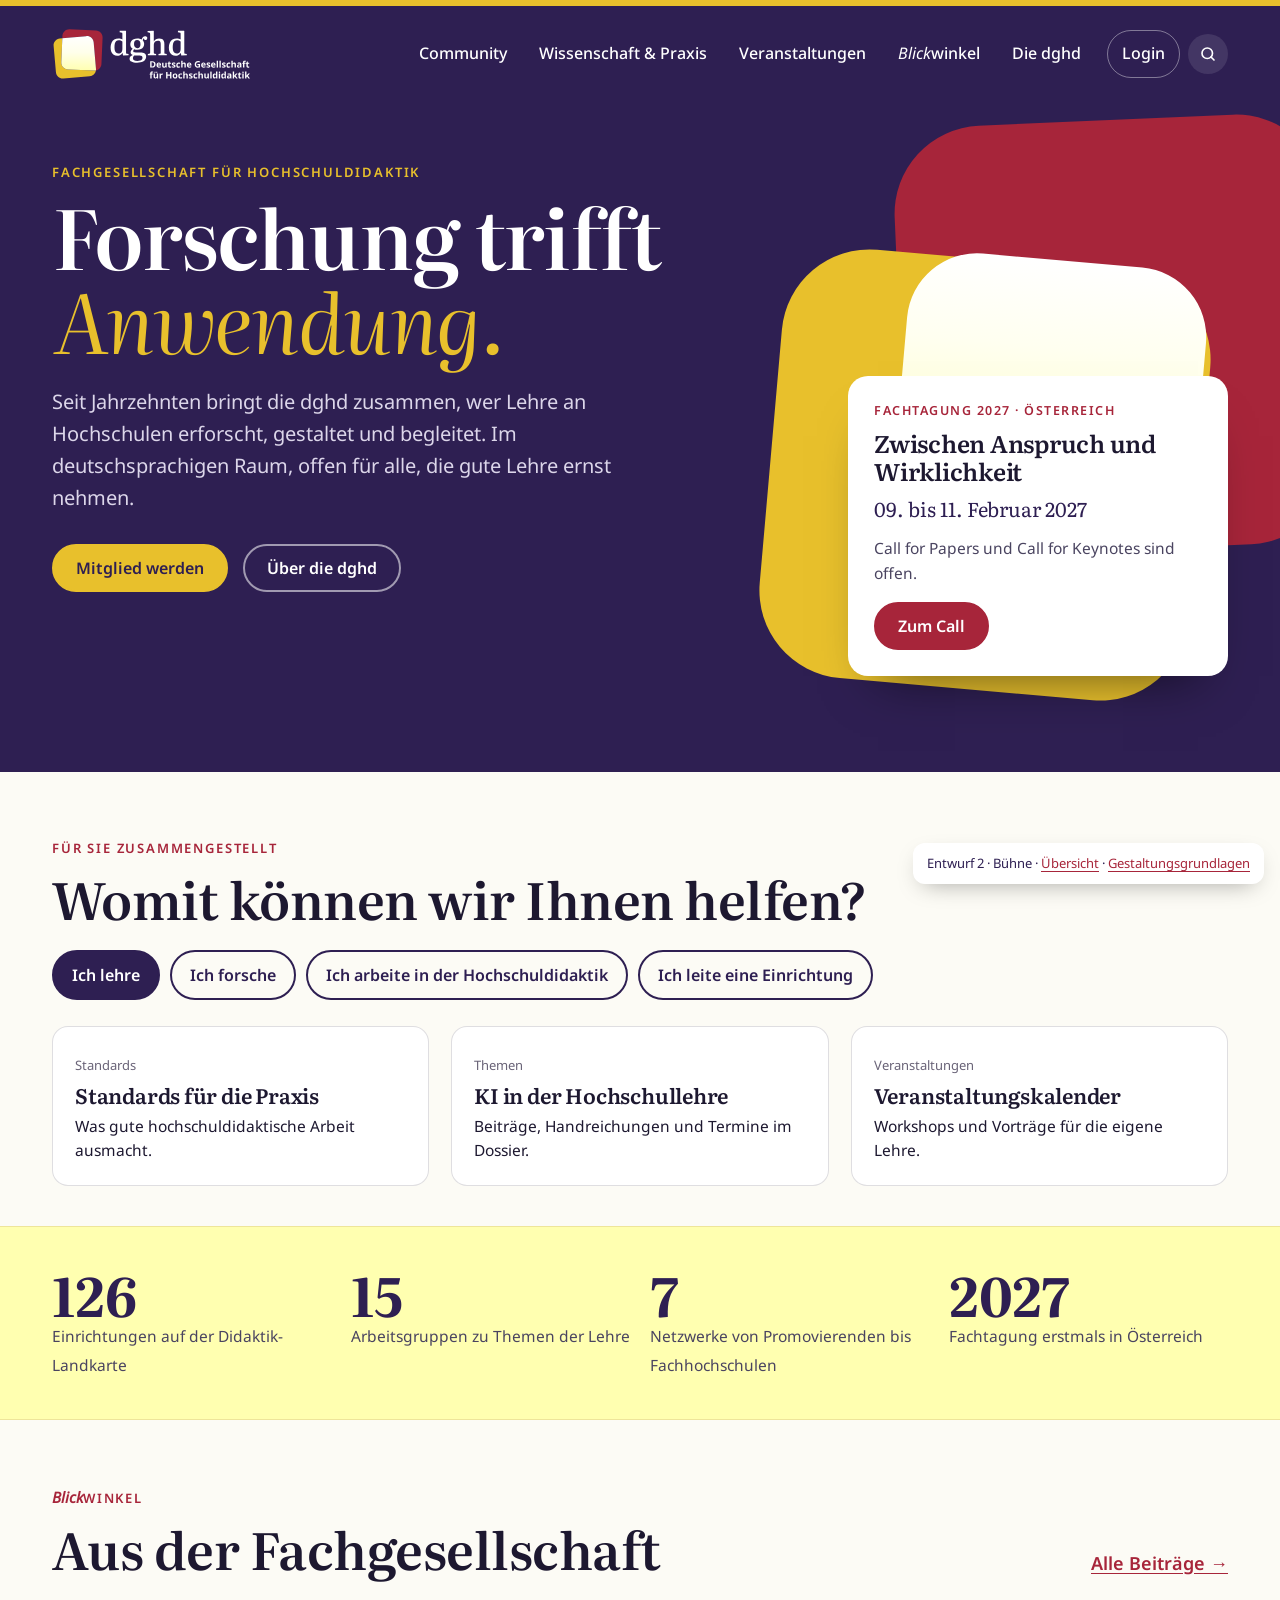
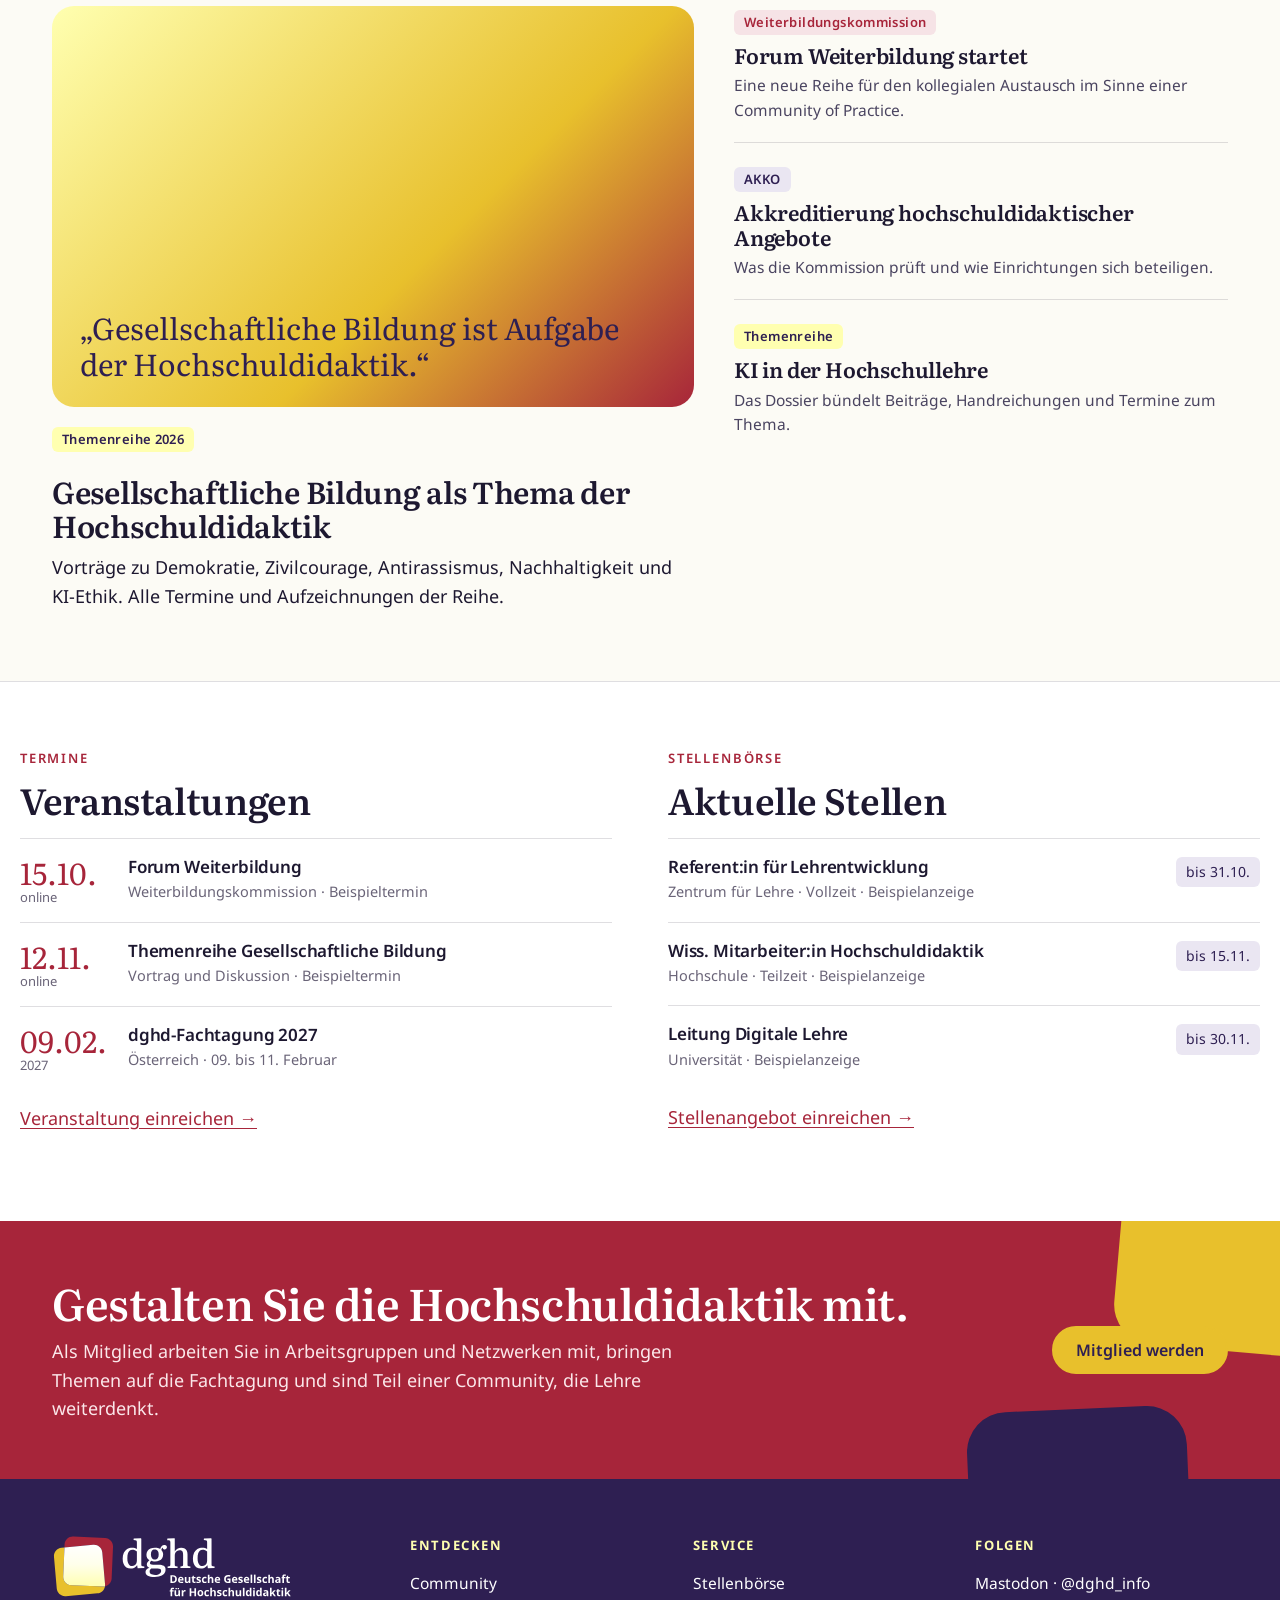
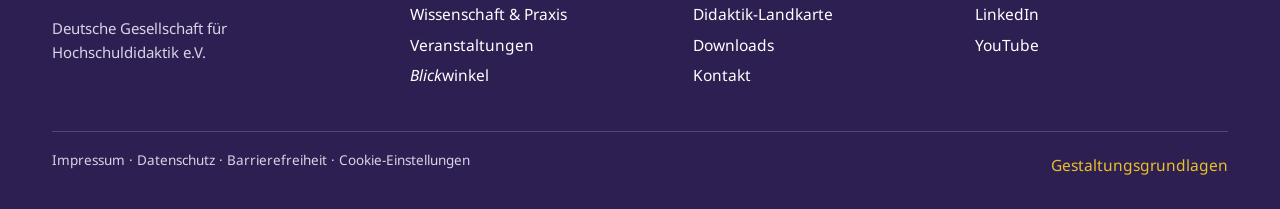
<file: startseite-entwurf-2.html>
<!DOCTYPE html>
<html lang="de">
<head>
<meta charset="utf-8">
<meta name="viewport" content="width=device-width, initial-scale=1">
<meta name="robots" content="noindex, nofollow">
<title>dghd · Startseite Entwurf 2 · Bühne</title>
<link rel="icon" href="assets/dghd-bildmarke.svg">
<link rel="stylesheet" href="assets/dghd.css">
<style>
.breite{max-width:1240px;margin:0 auto;padding:0 32px}
/* Kopf */
.oben{background:var(--lila);color:#fff;position:relative;overflow:hidden}
.band{height:6px;background:var(--gelb)}
.kopf{display:flex;align-items:center;gap:36px;padding:22px 0;position:relative;z-index:5}
.kopf img{height:52px}
.menue{display:flex;gap:4px;margin-left:auto;align-items:center}
.menue>a,.menue>div>a{color:#fff;text-decoration:none;font-weight:500;font-size:16px;padding:10px 14px;border-radius:999px;display:block}
.menue>a:hover,.menue>div>a:hover,.menue .aktiv>a{background:rgba(255,255,255,.12)}
.menue .login{border:1.5px solid rgba(255,255,255,.4);margin-left:8px}
.menue .suche{width:40px;height:40px;border-radius:50%;display:flex;align-items:center;justify-content:center;background:rgba(255,255,255,.1);margin-left:4px}
/* Aufklappmenü nach Davids Regel: bis drei Punkte nach unten */
.menue>div{position:relative}
.klapp{position:absolute;top:100%;left:0;background:#fff;border-radius:14px;padding:10px;min-width:250px;box-shadow:0 20px 40px -18px rgba(0,0,0,.5);display:none;z-index:40}
.menue>div:hover .klapp{display:block}
.klapp a{display:block;color:var(--tinte);text-decoration:none;padding:9px 12px;border-radius:8px;font-size:15.5px}
.klapp a:hover{background:var(--karton);color:var(--rot)}
.buehne{display:grid;grid-template-columns:1.15fr .85fr;gap:40px;padding:64px 0 96px;position:relative;z-index:2}
.buehne h1{color:#fff;font-size:clamp(46px,6.4vw,92px);line-height:1.02;letter-spacing:-.02em;margin:0 0 26px}
.buehne h1 em{font-style:italic;color:var(--gelb);font-weight:400}
.buehne p{font-size:20px;color:#dcd6ea;max-width:560px}
.grossekarten{position:absolute;right:-120px;top:110px;width:640px;height:640px;z-index:1;pointer-events:none}
.grossekarten div{position:absolute;border-radius:88px}
.grossekarten .r{width:430px;height:430px;background:var(--rot);right:70px;top:10px;transform:rotate(-2.5deg)}
.grossekarten .g{width:430px;height:430px;background:var(--gelb);right:200px;top:150px;transform:rotate(5deg)}
.grossekarten .d{width:300px;height:290px;right:200px;top:150px;transform:rotate(5deg);background:var(--dritter-raum);border-radius:70px}
.tagungskarte{background:#fff;border-radius:20px;padding:26px;color:var(--tinte);max-width:380px;margin-left:auto;margin-top:210px;position:relative;z-index:3;box-shadow:0 30px 50px -30px rgba(0,0,0,.6)}
.tagungskarte .kl{font:600 12.5px var(--sans);letter-spacing:.12em;text-transform:uppercase;color:var(--rot)}
.tagungskarte h3{font-size:24px;margin:10px 0 8px}
.tagungskarte .dat{font-family:var(--serif);font-size:20px;color:var(--lila);margin-bottom:12px}
/* Zielgruppen als Reiter */
.reiter-bereich{background:var(--papier);padding:70px 0 40px}
.reiter{display:flex;gap:10px;flex-wrap:wrap;margin:22px 0 0}
.reiter button{font:600 16px var(--sans);border:2px solid var(--lila);background:transparent;color:var(--lila);padding:12px 18px;border-radius:999px;cursor:pointer}
.reiter button[aria-selected=true]{background:var(--lila);color:#fff}
.reiter-inhalt{margin-top:26px;display:grid;grid-template-columns:repeat(3,1fr);gap:22px}
.reiter-inhalt a{display:block;background:#fff;border-radius:16px;padding:22px;text-decoration:none;color:var(--tinte);border:1px solid var(--linie);transition:transform .2s}
.reiter-inhalt a:hover{transform:translateY(-3px)}
.reiter-inhalt small{color:var(--grau);font-size:13px}
.reiter-inhalt h4{font-size:21px;margin:6px 0 6px}
.reiter-inhalt p{margin:0;font-size:15.5px}
.h2gross{font-size:clamp(32px,4vw,52px);margin:0}
.ueber{font:600 13px/1 var(--sans);letter-spacing:.14em;text-transform:uppercase;color:var(--rot);margin-bottom:14px}
/* Blickwinkel als Magazin */
.magazin{padding:70px 0}
.mag-raster{display:grid;grid-template-columns:1.3fr 1fr;gap:40px;margin-top:28px}
.aufmacher .bild{aspect-ratio:16/10;border-radius:var(--radius);background:linear-gradient(135deg,#FFFFB0,#E8C02C 60%,#A7253A);position:relative;overflow:hidden}
.aufmacher .bild span{position:absolute;left:28px;bottom:26px;right:28px;font-family:var(--serif);font-size:30px;line-height:1.2;color:var(--lila)}
.aufmacher h3{font-size:30px;margin:22px 0 10px}
.mag-liste article{padding:20px 0;border-top:1px solid var(--linie)}
.mag-liste article:first-child{border-top:0;padding-top:0}
.mag-liste h4{font-size:21px;margin:8px 0 6px}
.mag-liste p{margin:0;font-size:15.5px;color:#4a4460}
/* Zahlenband */
.zahlen{background:var(--hellgelb);border-top:1px solid #eee59a;border-bottom:1px solid #eee59a}
.zahlen .breite{display:grid;grid-template-columns:repeat(4,1fr);gap:20px;padding-top:40px;padding-bottom:40px}
.zahlen b{display:block;font-family:var(--serif);font-size:54px;line-height:1;color:var(--lila)}
.zahlen span{font-size:15.5px;color:#4a4460}
/* Termine und Stellen */
.doppel{display:grid;grid-template-columns:1fr 1fr;gap:56px;padding:70px 0}
.zeile{display:grid;grid-template-columns:90px 1fr;gap:18px;padding:18px 0;border-top:1px solid var(--linie);text-decoration:none;color:var(--tinte)}
.zeile .d{font-family:var(--serif);font-size:30px;line-height:1;color:var(--rot)}
.zeile .d small{display:block;font-family:var(--sans);font-size:13px;color:var(--grau);margin-top:4px}
.zeile h4{font-family:var(--sans);font-weight:600;font-size:17px;margin:0 0 4px}
.zeile p{margin:0;font-size:14.5px;color:var(--grau)}
.stelle{display:flex;justify-content:space-between;gap:16px;padding:18px 0;border-top:1px solid var(--linie);text-decoration:none;color:var(--tinte)}
.stelle h4{font-family:var(--sans);font-weight:600;font-size:17px;margin:0 0 4px}
.stelle p{margin:0;font-size:14.5px;color:var(--grau)}
.stelle .frist{white-space:nowrap;font-size:14px;color:var(--lila);background:var(--lila-hell);padding:4px 10px;border-radius:6px;align-self:start}
/* Mitglied */
.mitgliedband{background:var(--rot);color:#fff;position:relative;overflow:hidden}
.mitgliedband .breite{display:grid;grid-template-columns:1fr auto;gap:30px;align-items:center;padding-top:56px;padding-bottom:56px;position:relative;z-index:2}
.mitgliedband h2{color:#fff;font-size:clamp(28px,3.4vw,44px);margin:0 0 10px}
footer{background:var(--lila);color:#d9d3e6;padding:56px 0 28px}
footer .spalten{display:grid;grid-template-columns:1.3fr repeat(3,1fr);gap:30px}
footer h5{font-family:var(--sans);font-size:13px;letter-spacing:.12em;text-transform:uppercase;color:var(--hellgelb);margin:0 0 12px}
footer a{color:#fff;text-decoration:none;display:block;padding:3px 0;font-size:15.5px}
footer a:hover{color:var(--gelb)}
footer .unten{border-top:1px solid rgba(255,255,255,.18);margin-top:40px;padding-top:18px;display:flex;justify-content:space-between;font-size:13.5px;flex-wrap:wrap;gap:12px}
.entwurfshinweis{position:fixed;right:16px;bottom:16px;z-index:50;background:#fff;color:var(--lila);border-radius:12px;padding:10px 14px;font-size:13px;box-shadow:0 8px 24px -10px rgba(0,0,0,.4)}
@media(max-width:980px){.kopf{flex-wrap:wrap;gap:14px}.kopf img{height:44px}.menue{margin-left:0;flex:1;justify-content:flex-end}.menue>a,.menue>div,.menue .suche{display:none}.kopf.offen .menue{flex-basis:100%;flex-direction:column;align-items:stretch;gap:2px;background:#fff;border-radius:16px;padding:10px}.kopf.offen .menue>a,.kopf.offen .menue>div{display:block}.kopf.offen .menue>a,.kopf.offen .menue>div>a{color:var(--tinte)}.kopf.offen .menue .login{border-color:var(--linie);margin:6px 0 0}.kopf.offen .klapp{position:static;display:block;box-shadow:none;padding:0 0 6px 14px;min-width:0}.kopf.offen .klapp a{font-size:15px;padding:6px 10px}.menueknopf{background:rgba(255,255,255,.12);color:#fff;border-color:rgba(255,255,255,.4)}.buehne,.mag-raster,.doppel,.mitgliedband .breite{grid-template-columns:1fr}.buehne{padding:36px 0 56px}.buehne h1{font-size:clamp(40px,11vw,60px)}.grossekarten{right:-260px;top:-40px;opacity:.5}.tagungskarte{margin:10px 0 0;max-width:none}.reiter-inhalt,.zahlen .breite{grid-template-columns:1fr 1fr}footer .spalten{grid-template-columns:1fr 1fr}}
@media(max-width:600px){.reiter-inhalt,.zahlen .breite,footer .spalten{grid-template-columns:1fr}.breite{padding:0 20px}.zahlen b{font-size:44px}.h2gross{font-size:32px}.aufmacher .bild span{font-size:22px}}
</style>
</head>
<body>

<div class="oben">
  <div class="band"></div>
  <div class="grossekarten" aria-hidden="true"><div class="r"></div><div class="g"></div><div class="d"></div></div>
  <div class="breite">
    <header class="kopf">
      <a href="#"><img src="assets/dghd-logo-negativ.svg" alt="dghd Deutsche Gesellschaft für Hochschuldidaktik"></a>
      <nav class="menue" aria-label="Hauptnavigation">
        <div><a href="#">Community</a><div class="klapp"><a href="#">Arbeitsgruppen</a><a href="#">Netzwerke</a><a href="#">Kommissionen</a><a href="#">Nachwuchs</a><a href="#">Mitgliedschaft</a></div></div>
        <div><a href="#">Wissenschaft &amp; Praxis</a><div class="klapp"><a href="#">Forschung</a><a href="#">Praxis &amp; Qualitätsentwicklung</a><a href="#">Themen</a><a href="#">Publikationen &amp; Wissen</a></div></div>
        <div><a href="#">Veranstaltungen</a><div class="klapp"><a href="#">Veranstaltungskalender</a><a href="#">dghd-Jahrestagung</a><a href="#">Veranstaltung einreichen</a></div></div>
        <div><a href="#"><em>Blick</em>winkel</a></div>
        <div><a href="#">Die dghd</a></div>
        <a class="login" href="#">Login</a>
        <span class="suche" aria-hidden="true"><svg width="18" height="18" viewBox="0 0 24 24" fill="none" stroke="#fff" stroke-width="2.2" stroke-linecap="round"><circle cx="11" cy="11" r="7"/><path d="M20 20l-4-4"/></svg></span>
      </nav>
      <button class="menueknopf" type="button" aria-expanded="false" onclick="var k=this.closest('.kopf');k.classList.toggle('offen');this.setAttribute('aria-expanded',k.classList.contains('offen'))"><svg viewBox="0 0 24 24" fill="none" stroke="currentColor" stroke-width="2.2" stroke-linecap="round"><path d="M4 7h16M4 12h16M4 17h16"/></svg>Menü</button>
    </header>
    <section class="buehne">
      <div>
        <div class="ueber" style="color:var(--gelb)">Fachgesellschaft für Hochschuldidaktik</div>
        <h1>Forschung trifft <em>Anwendung.</em></h1>
        <p>Seit Jahrzehnten bringt die dghd zusammen, wer Lehre an Hochschulen erforscht, gestaltet und begleitet. Im deutschsprachigen Raum, offen für alle, die gute Lehre ernst nehmen.</p>
        <p style="margin-top:30px"><a class="knopf gelb" href="#">Mitglied werden</a> &nbsp; <a class="knopf leer" href="#" style="color:#fff;border-color:rgba(255,255,255,.55)">Über die dghd</a></p>
      </div>
      <div>
        <aside class="tagungskarte">
          <div class="kl">Fachtagung 2027 · Österreich</div>
          <h3>Zwischen Anspruch und Wirklichkeit</h3>
          <div class="dat">09. bis 11. Februar 2027</div>
          <p style="font-size:15.5px;color:#4a4460;margin:0 0 16px">Call for Papers und Call for Keynotes sind offen.</p>
          <a class="knopf" href="#">Zum Call</a>
        </aside>
      </div>
    </section>
  </div>
</div>

<section class="reiter-bereich">
  <div class="breite">
    <div class="ueber">Für Sie zusammengestellt</div>
    <h2 class="h2gross">Womit können wir Ihnen helfen?</h2>
    <div class="reiter" role="tablist">
      <button role="tab" aria-selected="true" data-zg="lehrende">Ich lehre</button>
      <button role="tab" aria-selected="false" data-zg="forschende">Ich forsche</button>
      <button role="tab" aria-selected="false" data-zg="professionals">Ich arbeite in der Hochschuldidaktik</button>
      <button role="tab" aria-selected="false" data-zg="leitung">Ich leite eine Einrichtung</button>
    </div>
    <div class="reiter-inhalt" id="zg-inhalt"></div>
  </div>
</section>

<section class="zahlen" aria-label="Die dghd in Zahlen">
  <div class="breite">
    <div><b>126</b><span>Einrichtungen auf der Didaktik-Landkarte</span></div>
    <div><b>15</b><span>Arbeitsgruppen zu Themen der Lehre</span></div>
    <div><b>7</b><span>Netzwerke von Promovierenden bis Fachhochschulen</span></div>
    <div><b>2027</b><span>Fachtagung erstmals in Österreich</span></div>
  </div>
</section>

<section class="magazin">
  <div class="breite">
    <div style="display:flex;justify-content:space-between;align-items:end;gap:20px"><div><div class="ueber"><em style="text-transform:none;letter-spacing:0;font-size:15px">Blick</em>winkel</div><h2 class="h2gross">Aus der Fachgesellschaft</h2></div><a href="#" style="font-weight:600">Alle Beiträge →</a></div>
    <div class="mag-raster">
      <article class="aufmacher">
        <div class="bild"><span>„Gesellschaftliche Bildung ist Aufgabe der Hochschuldidaktik.“</span></div>
        <span class="schlagwort" style="margin-top:20px">Themenreihe 2026</span>
        <h3>Gesellschaftliche Bildung als Thema der Hochschuldidaktik</h3>
        <p style="margin:0">Vorträge zu Demokratie, Zivilcourage, Antirassismus, Nachhaltigkeit und KI-Ethik. Alle Termine und Aufzeichnungen der Reihe.</p>
      </article>
      <div class="mag-liste">
        <article><span class="schlagwort rot">Weiterbildungskommission</span><h4>Forum Weiterbildung startet</h4><p>Eine neue Reihe für den kollegialen Austausch im Sinne einer Community of Practice.</p></article>
        <article><span class="schlagwort lila">AKKO</span><h4>Akkreditierung hochschuldidaktischer Angebote</h4><p>Was die Kommission prüft und wie Einrichtungen sich beteiligen.</p></article>
        <article><span class="schlagwort">Themenreihe</span><h4>KI in der Hochschullehre</h4><p>Das Dossier bündelt Beiträge, Handreichungen und Termine zum Thema.</p></article>
      </div>
    </div>
  </div>
</section>

<section style="background:#fff;border-top:1px solid var(--linie)">
  <div class="breite doppel">
    <div>
      <div class="ueber">Termine</div><h2 style="font-size:36px">Veranstaltungen</h2>
      <a class="zeile" href="#"><div class="d">15.10.<small>online</small></div><div><h4>Forum Weiterbildung</h4><p>Weiterbildungskommission · Beispieltermin</p></div></a>
      <a class="zeile" href="#"><div class="d">12.11.<small>online</small></div><div><h4>Themenreihe Gesellschaftliche Bildung</h4><p>Vortrag und Diskussion · Beispieltermin</p></div></a>
      <a class="zeile" href="#"><div class="d">09.02.<small>2027</small></div><div><h4>dghd-Fachtagung 2027</h4><p>Österreich · 09. bis 11. Februar</p></div></a>
      <p style="margin-top:14px"><a href="#">Veranstaltung einreichen →</a></p>
    </div>
    <div>
      <div class="ueber">Stellenbörse</div><h2 style="font-size:36px">Aktuelle Stellen</h2>
      <a class="stelle" href="#"><div><h4>Referent:in für Lehrentwicklung</h4><p>Zentrum für Lehre · Vollzeit · Beispielanzeige</p></div><span class="frist">bis 31.10.</span></a>
      <a class="stelle" href="#"><div><h4>Wiss. Mitarbeiter:in Hochschuldidaktik</h4><p>Hochschule · Teilzeit · Beispielanzeige</p></div><span class="frist">bis 15.11.</span></a>
      <a class="stelle" href="#"><div><h4>Leitung Digitale Lehre</h4><p>Universität · Beispielanzeige</p></div><span class="frist">bis 30.11.</span></a>
      <p style="margin-top:14px"><a href="#">Stellenangebot einreichen →</a></p>
    </div>
  </div>
</section>

<section class="mitgliedband">
  <div class="randkarte" style="background:var(--gelb);right:-60px;top:-90px;transform:rotate(5deg)"></div>
  <div class="randkarte" style="background:var(--lila);right:90px;bottom:-150px;transform:rotate(-2.5deg)"></div>
  <div class="breite">
    <div><h2>Gestalten Sie die Hochschuldidaktik mit.</h2><p style="margin:0;max-width:620px;color:#fbe7ea">Als Mitglied arbeiten Sie in Arbeitsgruppen und Netzwerken mit, bringen Themen auf die Fachtagung und sind Teil einer Community, die Lehre weiterdenkt.</p></div>
    <a class="knopf gelb" href="#">Mitglied werden</a>
  </div>
</section>

<footer>
  <div class="breite">
    <div class="spalten">
      <div><img src="assets/dghd-logo-negativ.svg" alt="dghd" style="width:240px;margin-bottom:18px"><p style="font-size:15px;max-width:300px">Deutsche Gesellschaft für Hochschuldidaktik e.V.</p></div>
      <div><h5>Entdecken</h5><a href="#">Community</a><a href="#">Wissenschaft &amp; Praxis</a><a href="#">Veranstaltungen</a><a href="#"><em>Blick</em>winkel</a></div>
      <div><h5>Service</h5><a href="#">Stellenbörse</a><a href="#">Didaktik-Landkarte</a><a href="#">Downloads</a><a href="#">Kontakt</a></div>
      <div><h5>Folgen</h5><a href="#">Mastodon · @dghd_info</a><a href="#">LinkedIn</a><a href="#">YouTube</a></div>
    </div>
    <div class="unten"><span>Impressum · Datenschutz · Barrierefreiheit · Cookie-Einstellungen</span><a href="design-manual.html" style="display:inline;color:var(--gelb)">Gestaltungsgrundlagen</a></div>
  </div>
</footer>

<div class="entwurfshinweis">Entwurf 2 · Bühne · <a href="index.html">Übersicht</a> · <a href="design-manual.html">Gestaltungsgrundlagen</a></div>

<script>
var ZG={
 lehrende:[["Standards","Standards für die Praxis","Was gute hochschuldidaktische Arbeit ausmacht."],["Themen","KI in der Hochschullehre","Beiträge, Handreichungen und Termine im Dossier."],["Veranstaltungen","Veranstaltungskalender","Workshops und Vorträge für die eigene Lehre."]],
 forschende:[["Forschung","Forschungskommission","Hochschuldidaktische Forschung stärken und vernetzen."],["Publikationen","Blickpunkt Hochschuldidaktik","Die Buchreihe der dghd."],["Nachwuchs","dghd-Nachwuchspreis","Für herausragende Arbeiten aus dem Feld."]],
 professionals:[["Weiterbildung","Weiterbildungskommission","Austausch und Qualität in der Weiterbildung."],["Akkreditierung","AKKO","Hochschuldidaktische Angebote akkreditieren lassen."],["Service","Stellenbörse","Aktuelle Ausschreibungen aus dem Feld."]],
 leitung:[["Qualität","Akkreditierte Programme","Überblick über akkreditierte Einrichtungen."],["Netzwerk","Didaktik-Landkarte","126 Einrichtungen im deutschsprachigen Raum."],["Austausch","Netzwerktreffen der Hochschuldidaktik","Leitungen im Gespräch."]]
};
function zeige(k){document.getElementById('zg-inhalt').innerHTML=ZG[k].map(function(x){return '<a href="#"><small>'+x[0]+'</small><h4>'+x[1]+'</h4><p>'+x[2]+'</p></a>'}).join('');document.querySelectorAll('.reiter button').forEach(function(b){b.setAttribute('aria-selected',b.dataset.zg===k)})}
document.querySelectorAll('.reiter button').forEach(function(b){b.addEventListener('click',function(){zeige(b.dataset.zg)})});zeige('lehrende');
</script>
</body>
</html>
</file>
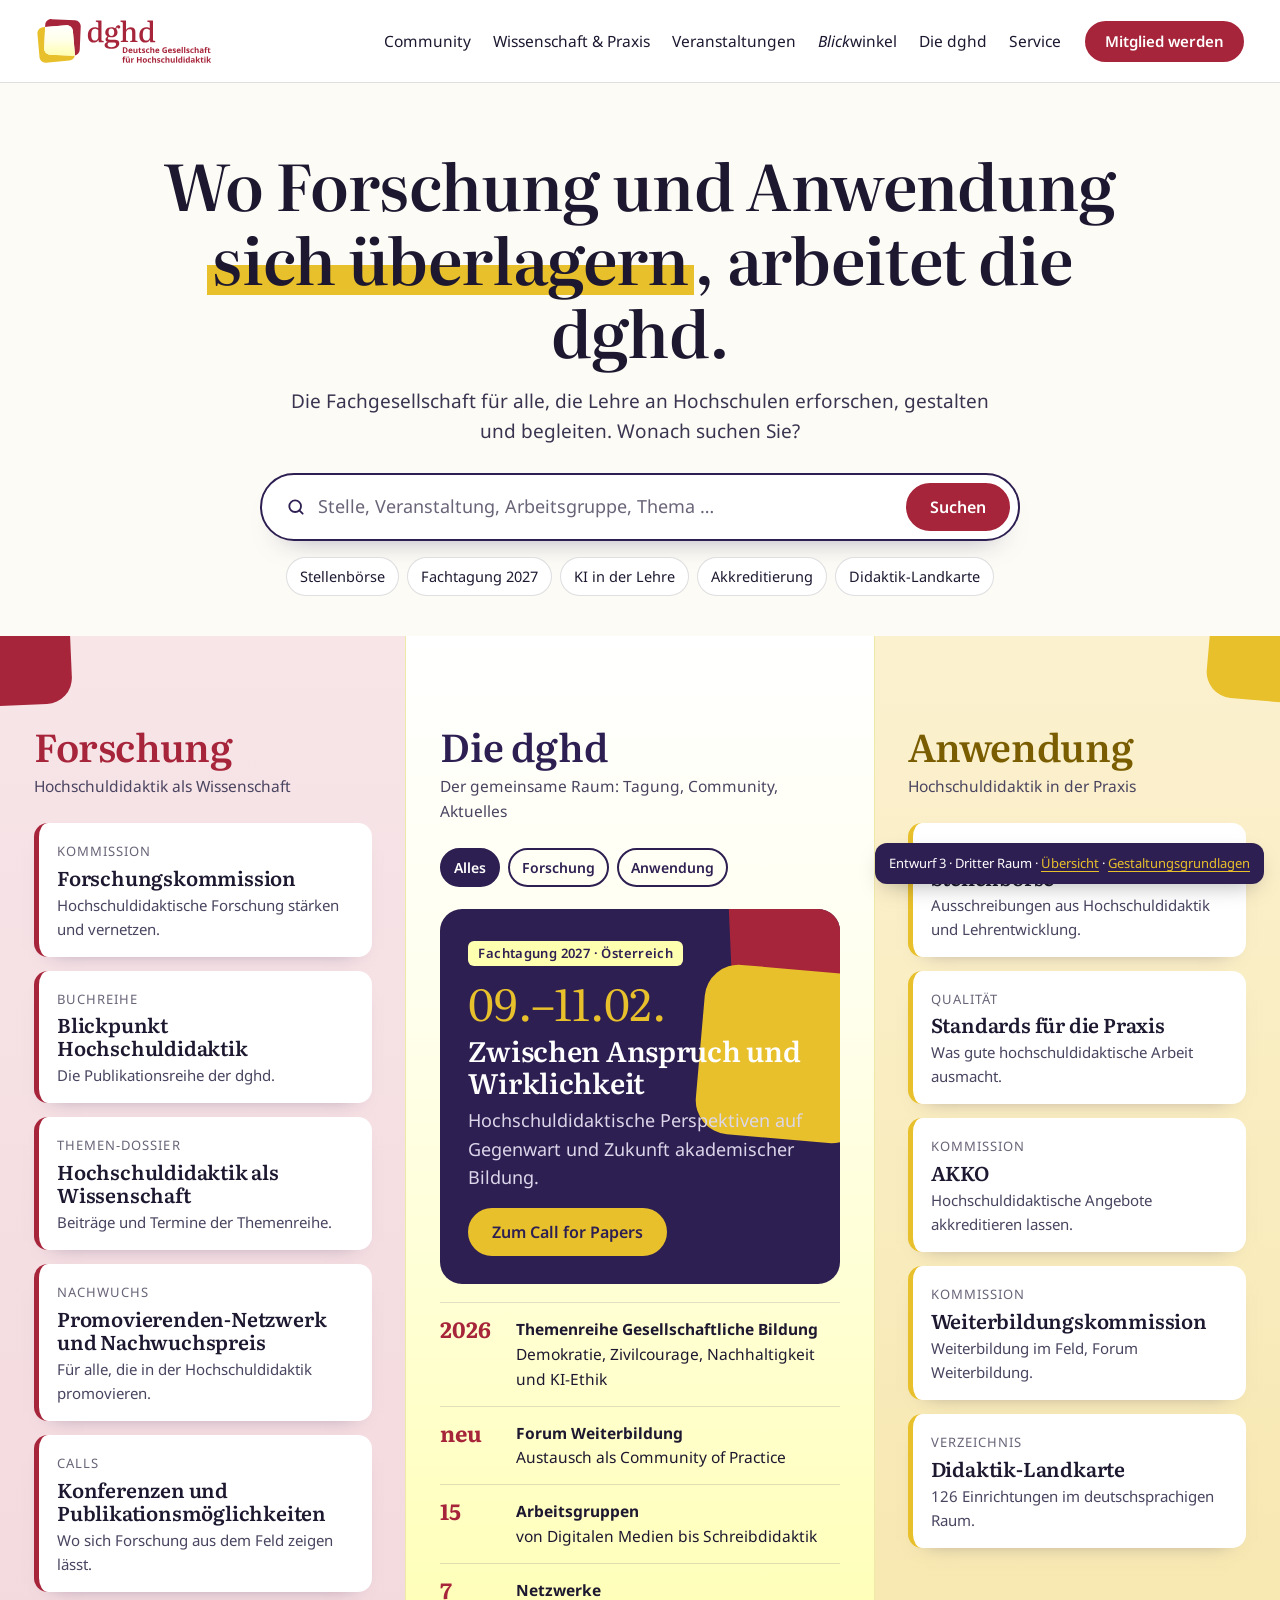
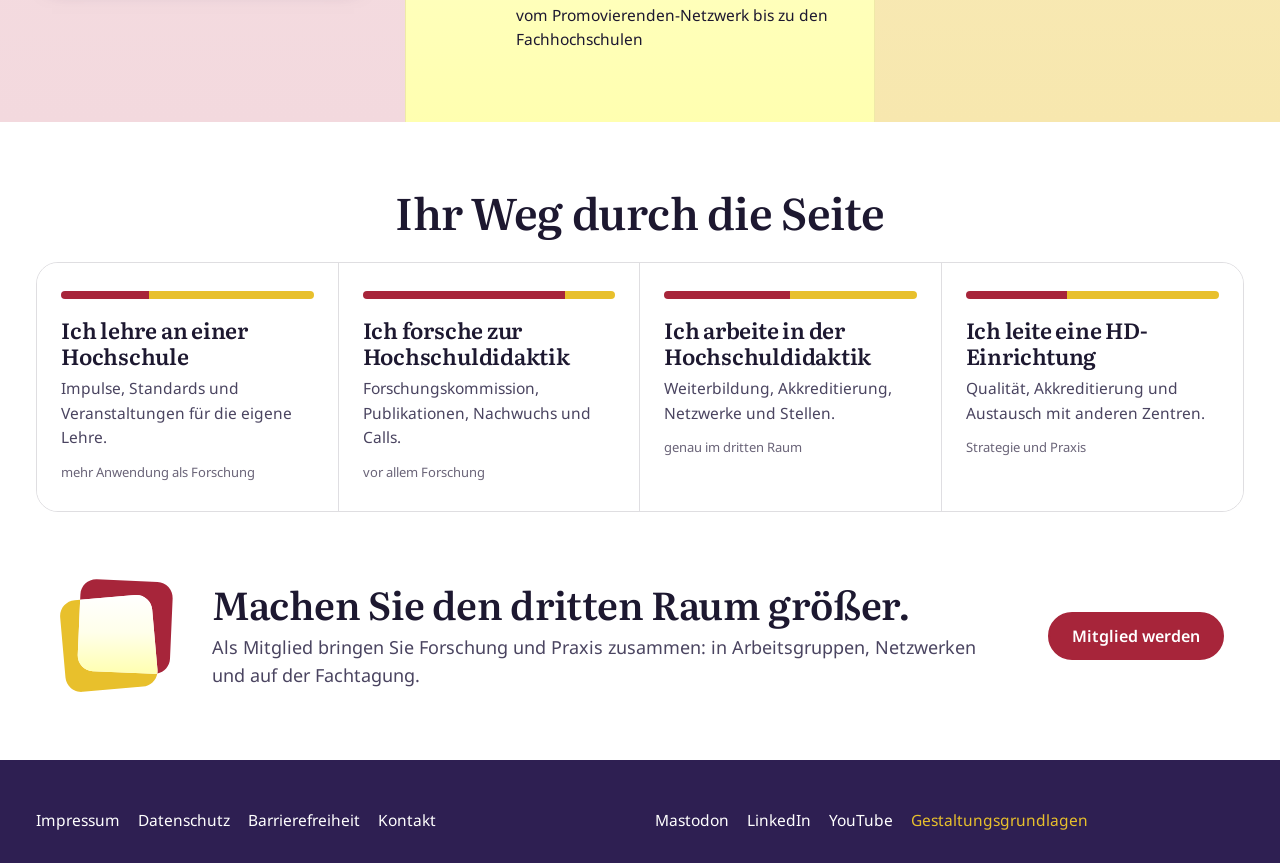
<file: startseite-entwurf-3.html>
<!DOCTYPE html>
<html lang="de">
<head>
<meta charset="utf-8">
<meta name="viewport" content="width=device-width, initial-scale=1">
<meta name="robots" content="noindex, nofollow">
<title>dghd · Startseite Entwurf 3 · Dritter Raum</title>
<link rel="icon" href="assets/dghd-bildmarke.svg">
<link rel="stylesheet" href="assets/dghd.css">
<style>
body{background:#fff}
.leiste{display:flex;align-items:center;gap:24px;padding:18px 36px;border-bottom:1px solid var(--linie);background:#fff;position:sticky;top:0;z-index:30}
.leiste img{height:46px}
.leiste nav{display:flex;gap:22px;margin-left:auto;font-size:15.5px}
.leiste nav a{color:var(--tinte);text-decoration:none}
.leiste nav a:hover{color:var(--rot)}
.leiste .knopf{padding:11px 18px;font-size:15px}
/* Frage statt Titelbild */
.frage{padding:64px 36px 40px;text-align:center;background:var(--papier)}
.frage h1{font-size:clamp(38px,5vw,64px);max-width:980px;margin:0 auto 18px}
.frage p{max-width:720px;margin:0 auto 26px;color:#3a3450;font-size:19px}
.suchfeld{max-width:760px;margin:0 auto;display:flex;align-items:center;gap:12px;background:#fff;border:2px solid var(--lila);border-radius:999px;padding:8px 8px 8px 24px;box-shadow:0 16px 30px -24px rgba(46,31,82,.6)}
.suchfeld span{flex:1;text-align:left;color:var(--grau)}
.vorschlaege{display:flex;gap:8px;justify-content:center;flex-wrap:wrap;margin-top:16px}
.vorschlaege a{font-size:14.5px;background:#fff;border:1.5px solid var(--linie);border-radius:999px;padding:7px 13px;color:var(--tinte);text-decoration:none}
/* Die drei Räume */
.raeume{display:grid;grid-template-columns:1fr 1.15fr 1fr;min-height:760px;position:relative;overflow:hidden}
.raum{padding:88px 34px 56px;position:relative;min-width:0;transition:opacity .25s,filter .25s}
.raum.forschung{background:linear-gradient(180deg,#F7E5E8,#F3D9DE)}
.raum.anwendung{background:linear-gradient(180deg,#FBF1CF,#F7E7AE)}
.raum.mitte{background:var(--dritter-raum);box-shadow:0 0 0 1px #efe9a8;z-index:2}
.raeume.fokus-forschung .raum:not(.forschung):not(.mitte),.raeume.fokus-anwendung .raum:not(.anwendung):not(.mitte){opacity:.45;filter:saturate(.6)}
.raum h2{font-size:clamp(30px,3vw,42px);margin:0 0 6px}
.raum .unterzeile{font-size:15.5px;color:#4a4460;margin-bottom:24px}
.raum.forschung h2{color:var(--rot)}
.raum.anwendung h2{color:#7a5d00}
.raum.mitte h2{color:var(--lila)}
.ecke{position:absolute;top:0;width:90px;height:90px;border-radius:0 0 26px 0}
.forschung .ecke{left:0;background:var(--rot);border-radius:0 0 26px 0;transform-origin:0 0;transform:rotate(-2.5deg) translate(-20px,-20px)}
.anwendung .ecke{right:0;background:var(--gelb);border-radius:0 0 0 26px;transform-origin:100% 0;transform:rotate(5deg) translate(20px,-24px)}
.eintrag{display:block;background:#fff;border-radius:14px;padding:18px 18px 16px;margin-bottom:14px;text-decoration:none;color:var(--tinte);box-shadow:0 10px 20px -18px rgba(46,31,82,.6);transition:transform .2s}
.eintrag:hover{transform:translateX(4px)}
.eintrag small{display:block;font-size:13px;letter-spacing:.08em;text-transform:uppercase;color:var(--grau);margin-bottom:4px}
.eintrag h3{font-size:20px;margin:0 0 4px}
.eintrag p{font-size:15px;margin:0;color:#4a4460}
.forschung .eintrag{border-left:5px solid var(--rot)}
.anwendung .eintrag{border-left:5px solid var(--gelb)}
/* Mitte */
.tagung{background:var(--lila);color:#fff;border-radius:22px;padding:28px;position:relative;overflow:hidden;margin-bottom:18px}
.tagung .randkarte{width:170px;height:170px;border-radius:34px}
.tagung h3{color:#fff;font-size:28px;margin:10px 0 8px;position:relative}
.tagung p{color:#dcd6ea;position:relative;margin:0 0 16px}
.tagung .datum{font-family:var(--serif);font-size:44px;line-height:1;color:var(--gelb);position:relative}
.mitte .zeile{display:flex;gap:14px;align-items:flex-start;padding:14px 0;border-top:1px solid rgba(46,31,82,.15);text-decoration:none;color:var(--tinte)}
.mitte .zeile b{font-family:var(--serif);font-size:22px;color:var(--rot);min-width:62px;line-height:1.1}
.mitte .zeile span{font-size:15.5px}
.wechsel{display:flex;flex-wrap:wrap;gap:8px;margin-bottom:22px}
.wechsel button{font:600 14px var(--sans);border:2px solid var(--lila);background:transparent;color:var(--lila);border-radius:999px;padding:8px 12px;cursor:pointer}
.wechsel button.an{background:var(--lila);color:#fff}
/* Zielgruppen */
.zielgruppen{padding:64px 36px;background:#fff}
.zielgruppen h2{font-size:clamp(30px,3.4vw,44px);text-align:center}
.zg-raster{display:grid;grid-template-columns:repeat(4,1fr);gap:0;max-width:1240px;margin:26px auto 0;border:1px solid var(--linie);border-radius:22px;overflow:hidden}
.zg-raster a{padding:28px 24px;text-decoration:none;color:var(--tinte);border-right:1px solid var(--linie);position:relative;background:#fff}
.zg-raster a:last-child{border-right:0}
.zg-raster a:hover{background:var(--papier)}
.zg-raster .balken{height:8px;border-radius:4px;margin-bottom:18px;display:flex;overflow:hidden}
.zg-raster .balken i{display:block;height:100%}
.zg-raster h3{font-size:22px;margin:0 0 8px}
.zg-raster p{font-size:15.5px;margin:0;color:#4a4460}
.zg-raster .legende{font-size:13px;color:var(--grau);margin-top:12px}
/* Mitglied und Fuß */
.mitglied{display:grid;grid-template-columns:auto 1fr auto;gap:36px;align-items:center;max-width:1240px;margin:0 auto 64px;padding:0 36px}
.mitglied img{width:120px}
.mitglied h2{font-size:clamp(28px,3vw,40px);margin:0 0 6px}
footer{background:var(--lila);color:#d9d3e6;padding:44px 36px 26px}
footer .in{max-width:1240px;margin:0 auto;display:flex;justify-content:space-between;gap:30px;flex-wrap:wrap}
footer a{color:#fff;text-decoration:none;margin-right:18px;font-size:15.5px;display:inline-block;padding:4px 0}
footer .in>div{min-width:0;flex:1 1 280px}
footer a:hover{color:var(--gelb)}
.entwurfshinweis{position:fixed;right:16px;bottom:16px;z-index:50;background:var(--lila);color:#fff;border-radius:12px;padding:10px 14px;font-size:13px;box-shadow:0 8px 24px -10px rgba(0,0,0,.4)}
.entwurfshinweis a{color:var(--gelb)}
@media(max-width:1000px){.raeume{grid-template-columns:1fr}.raum{padding:60px 24px 40px}.raum.mitte{order:-1}.zg-raster{grid-template-columns:1fr 1fr}.leiste{flex-wrap:wrap;gap:12px;padding:12px 20px}.leiste nav{display:none;flex-basis:100%;flex-direction:column;gap:2px;background:#fff}.leiste.offen nav{display:flex}.leiste nav a{padding:10px 6px;border-bottom:1px solid var(--linie)}.leiste .knopf{padding:10px 14px;font-size:14px}.menueknopf{margin-left:0}.mitglied{grid-template-columns:1fr;text-align:center;justify-items:center}}
@media(max-width:600px){.zg-raster{grid-template-columns:1fr}.zg-raster a{border-right:0;border-bottom:1px solid var(--linie)}.frage{padding:40px 20px 32px}.suchfeld{flex-wrap:wrap;border-radius:26px;padding:12px}.suchfeld .knopf{width:100%;justify-content:center}.zielgruppen{padding:44px 20px}.mitglied{padding:0 20px}}
</style>
</head>
<body>

<header class="leiste">
  <a href="#"><img src="assets/dghd-logo-zuschnitt.svg" alt="dghd Deutsche Gesellschaft für Hochschuldidaktik"></a>
  <nav aria-label="Hauptnavigation"><a href="#">Community</a><a href="#">Wissenschaft &amp; Praxis</a><a href="#">Veranstaltungen</a><a href="#"><em>Blick</em>winkel</a><a href="#">Die dghd</a><a href="#">Service</a></nav>
  <a class="knopf" href="#">Mitglied werden</a>
  <button class="menueknopf" type="button" aria-expanded="false" onclick="var k=this.closest('.leiste');k.classList.toggle('offen');this.setAttribute('aria-expanded',k.classList.contains('offen'))"><svg viewBox="0 0 24 24" fill="none" stroke="currentColor" stroke-width="2.2" stroke-linecap="round"><path d="M4 7h16M4 12h16M4 17h16"/></svg>Menü</button>
</header>

<section class="frage">
  <h1>Wo Forschung und Anwendung <span class="marker">sich überlagern</span>, arbeitet die dghd.</h1>
  <p>Die Fachgesellschaft für alle, die Lehre an Hochschulen erforschen, gestalten und begleiten. Wonach suchen Sie?</p>
  <div class="suchfeld"><svg width="20" height="20" viewBox="0 0 24 24" fill="none" stroke="#2E1F52" stroke-width="2.2" stroke-linecap="round"><circle cx="11" cy="11" r="7"/><path d="M20 20l-4-4"/></svg><span>Stelle, Veranstaltung, Arbeitsgruppe, Thema …</span><a class="knopf" href="#">Suchen</a></div>
  <div class="vorschlaege"><a href="#">Stellenbörse</a><a href="#">Fachtagung 2027</a><a href="#">KI in der Lehre</a><a href="#">Akkreditierung</a><a href="#">Didaktik-Landkarte</a></div>
</section>

<section class="raeume" id="raeume" aria-label="Forschung, dghd, Anwendung">
  <div class="raum forschung" data-raum="forschung">
    <div class="ecke" aria-hidden="true"></div>
    <h2>Forschung</h2>
    <div class="unterzeile">Hochschuldidaktik als Wissenschaft</div>
    <a class="eintrag" href="#"><small>Kommission</small><h3>Forschungskommission</h3><p>Hochschuldidaktische Forschung stärken und vernetzen.</p></a>
    <a class="eintrag" href="#"><small>Buchreihe</small><h3>Blickpunkt Hochschuldidaktik</h3><p>Die Publikationsreihe der dghd.</p></a>
    <a class="eintrag" href="#"><small>Themen-Dossier</small><h3>Hochschuldidaktik als Wissenschaft</h3><p>Beiträge und Termine der Themenreihe.</p></a>
    <a class="eintrag" href="#"><small>Nachwuchs</small><h3>Promovierenden-Netzwerk und Nachwuchspreis</h3><p>Für alle, die in der Hochschuldidaktik promovieren.</p></a>
    <a class="eintrag" href="#"><small>Calls</small><h3>Konferenzen und Publikationsmöglichkeiten</h3><p>Wo sich Forschung aus dem Feld zeigen lässt.</p></a>
  </div>

  <div class="raum mitte">
    <h2>Die dghd</h2>
    <div class="unterzeile">Der gemeinsame Raum: Tagung, Community, Aktuelles</div>
    <div class="wechsel" role="group" aria-label="Schwerpunkt hervorheben"><button data-fokus="">Alles</button><button data-fokus="forschung">Forschung</button><button data-fokus="anwendung">Anwendung</button></div>
    <div class="tagung">
      <div class="randkarte" style="background:var(--rot);right:-60px;top:-60px;transform:rotate(-2.5deg)"></div>
      <div class="randkarte" style="background:var(--gelb);right:-30px;top:60px;transform:rotate(5deg)"></div>
      <span class="schlagwort" style="position:relative">Fachtagung 2027 · Österreich</span>
      <div class="datum" style="margin-top:14px">09.–11.02.</div>
      <h3>Zwischen Anspruch und Wirklichkeit</h3>
      <p>Hochschuldidaktische Perspektiven auf Gegenwart und Zukunft akademischer Bildung.</p>
      <a class="knopf gelb" href="#" style="position:relative">Zum Call for Papers</a>
    </div>
    <a class="zeile" href="#"><b>2026</b><span><strong>Themenreihe Gesellschaftliche Bildung</strong><br>Demokratie, Zivilcourage, Nachhaltigkeit und KI-Ethik</span></a>
    <a class="zeile" href="#"><b>neu</b><span><strong>Forum Weiterbildung</strong><br>Austausch als Community of Practice</span></a>
    <a class="zeile" href="#"><b>15</b><span><strong>Arbeitsgruppen</strong><br>von Digitalen Medien bis Schreibdidaktik</span></a>
    <a class="zeile" href="#"><b>7</b><span><strong>Netzwerke</strong><br>vom Promovierenden-Netzwerk bis zu den Fachhochschulen</span></a>
  </div>

  <div class="raum anwendung" data-raum="anwendung">
    <div class="ecke" aria-hidden="true"></div>
    <h2>Anwendung</h2>
    <div class="unterzeile">Hochschuldidaktik in der Praxis</div>
    <a class="eintrag" href="#"><small>Service</small><h3>Stellenbörse</h3><p>Ausschreibungen aus Hochschuldidaktik und Lehrentwicklung.</p></a>
    <a class="eintrag" href="#"><small>Qualität</small><h3>Standards für die Praxis</h3><p>Was gute hochschuldidaktische Arbeit ausmacht.</p></a>
    <a class="eintrag" href="#"><small>Kommission</small><h3>AKKO</h3><p>Hochschuldidaktische Angebote akkreditieren lassen.</p></a>
    <a class="eintrag" href="#"><small>Kommission</small><h3>Weiterbildungskommission</h3><p>Weiterbildung im Feld, Forum Weiterbildung.</p></a>
    <a class="eintrag" href="#"><small>Verzeichnis</small><h3>Didaktik-Landkarte</h3><p>126 Einrichtungen im deutschsprachigen Raum.</p></a>
  </div>
</section>

<section class="zielgruppen">
  <h2>Ihr Weg durch die Seite</h2>
  <div class="zg-raster">
    <a href="#"><div class="balken"><i style="width:35%;background:var(--rot)"></i><i style="width:65%;background:var(--gelb)"></i></div><h3>Ich lehre an einer Hochschule</h3><p>Impulse, Standards und Veranstaltungen für die eigene Lehre.</p><div class="legende">mehr Anwendung als Forschung</div></a>
    <a href="#"><div class="balken"><i style="width:80%;background:var(--rot)"></i><i style="width:20%;background:var(--gelb)"></i></div><h3>Ich forsche zur Hochschuldidaktik</h3><p>Forschungskommission, Publikationen, Nachwuchs und Calls.</p><div class="legende">vor allem Forschung</div></a>
    <a href="#"><div class="balken"><i style="width:50%;background:var(--rot)"></i><i style="width:50%;background:var(--gelb)"></i></div><h3>Ich arbeite in der Hochschuldidaktik</h3><p>Weiterbildung, Akkreditierung, Netzwerke und Stellen.</p><div class="legende">genau im dritten Raum</div></a>
    <a href="#"><div class="balken"><i style="width:40%;background:var(--rot)"></i><i style="width:60%;background:var(--gelb)"></i></div><h3>Ich leite eine HD-Einrichtung</h3><p>Qualität, Akkreditierung und Austausch mit anderen Zentren.</p><div class="legende">Strategie und Praxis</div></a>
  </div>
</section>

<section class="mitglied">
  <img src="assets/dghd-bildmarke.svg" alt="">
  <div><h2>Machen Sie den dritten Raum größer.</h2><p style="margin:0;color:#4a4460">Als Mitglied bringen Sie Forschung und Praxis zusammen: in Arbeitsgruppen, Netzwerken und auf der Fachtagung.</p></div>
  <a class="knopf" href="#">Mitglied werden</a>
</section>

<footer><div class="in">
  <div><a href="#">Impressum</a><a href="#">Datenschutz</a><a href="#">Barrierefreiheit</a><a href="#">Kontakt</a></div>
  <div><a href="#">Mastodon</a><a href="#">LinkedIn</a><a href="#">YouTube</a><a href="design-manual.html" style="color:var(--gelb)">Gestaltungsgrundlagen</a></div>
</div></footer>

<div class="entwurfshinweis">Entwurf 3 · Dritter Raum · <a href="index.html">Übersicht</a> · <a href="design-manual.html">Gestaltungsgrundlagen</a></div>

<script>
var r=document.getElementById('raeume');
document.querySelectorAll('.wechsel button').forEach(function(b){b.addEventListener('click',function(){r.classList.remove('fokus-forschung','fokus-anwendung');if(b.dataset.fokus)r.classList.add('fokus-'+b.dataset.fokus);document.querySelectorAll('.wechsel button').forEach(function(x){x.classList.toggle('an',x===b)})})});
document.querySelector('.wechsel button').classList.add('an');
</script>
</body>
</html>
</file>
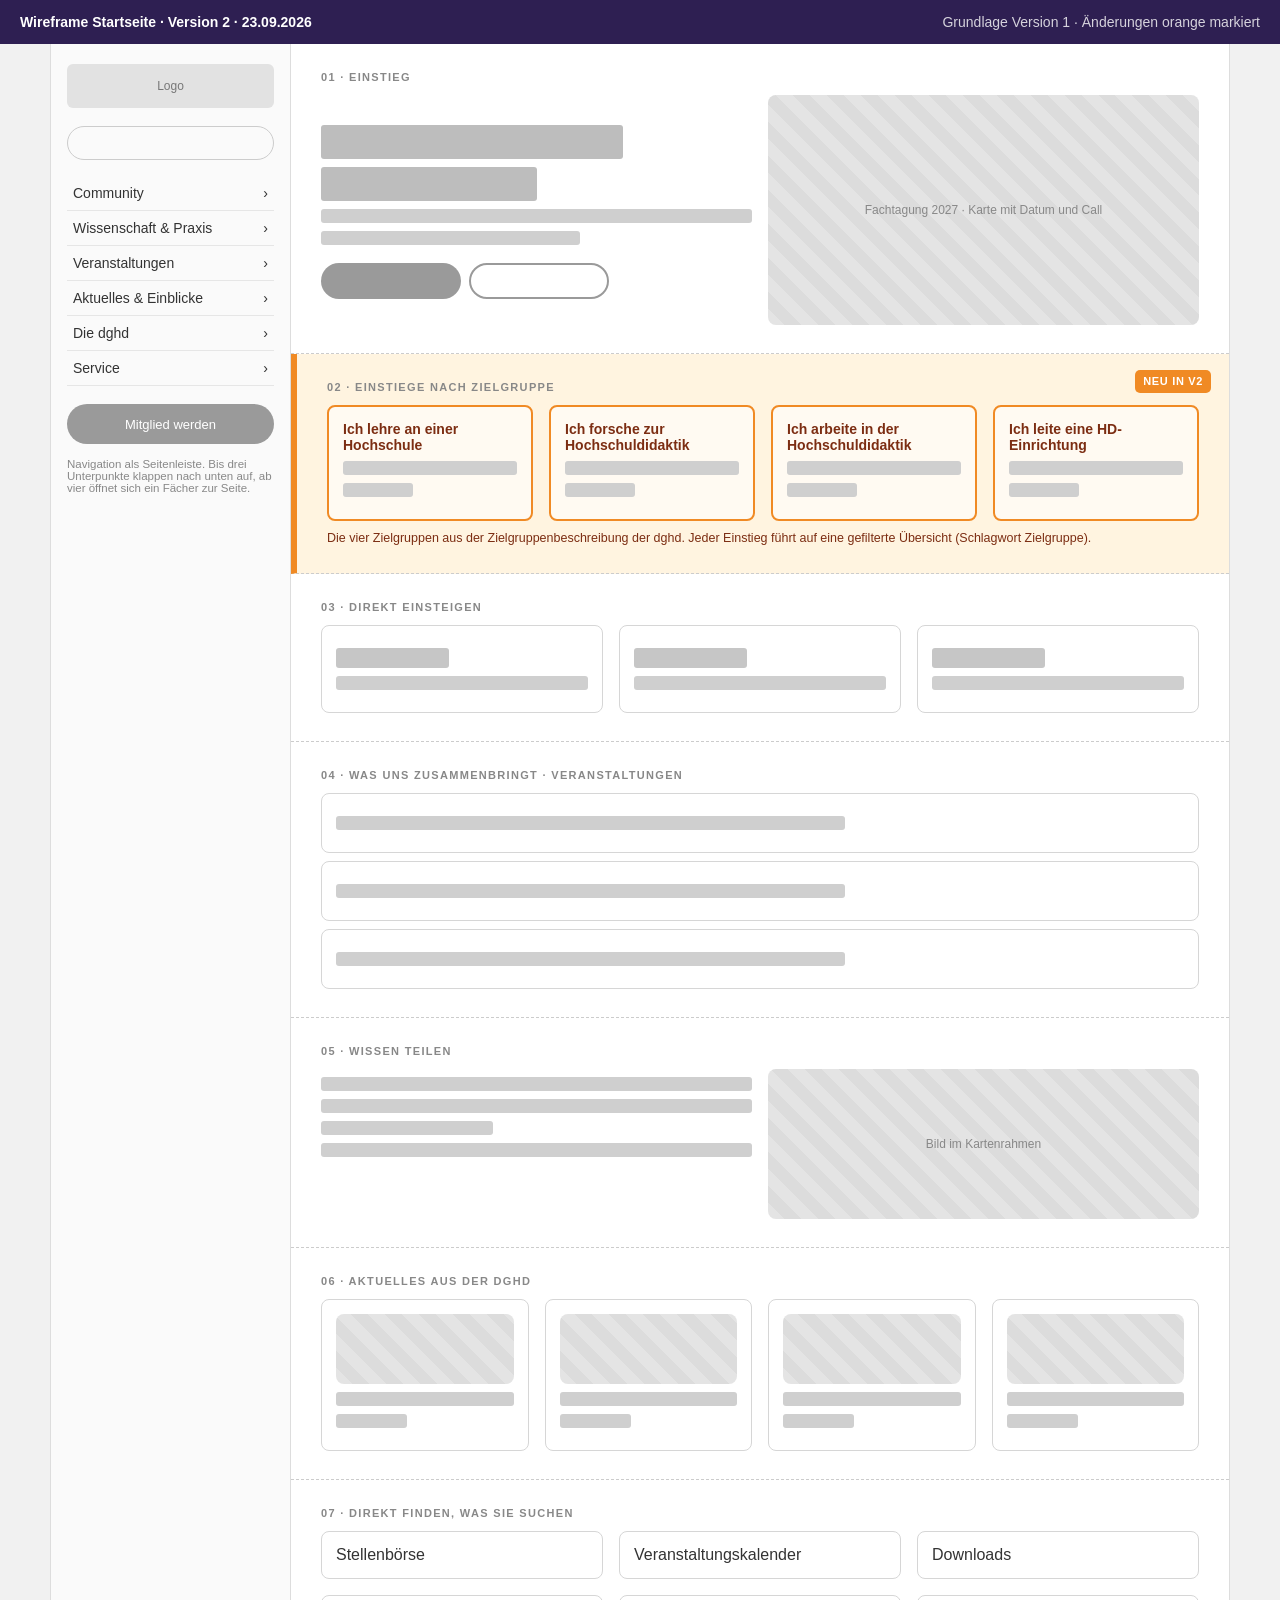
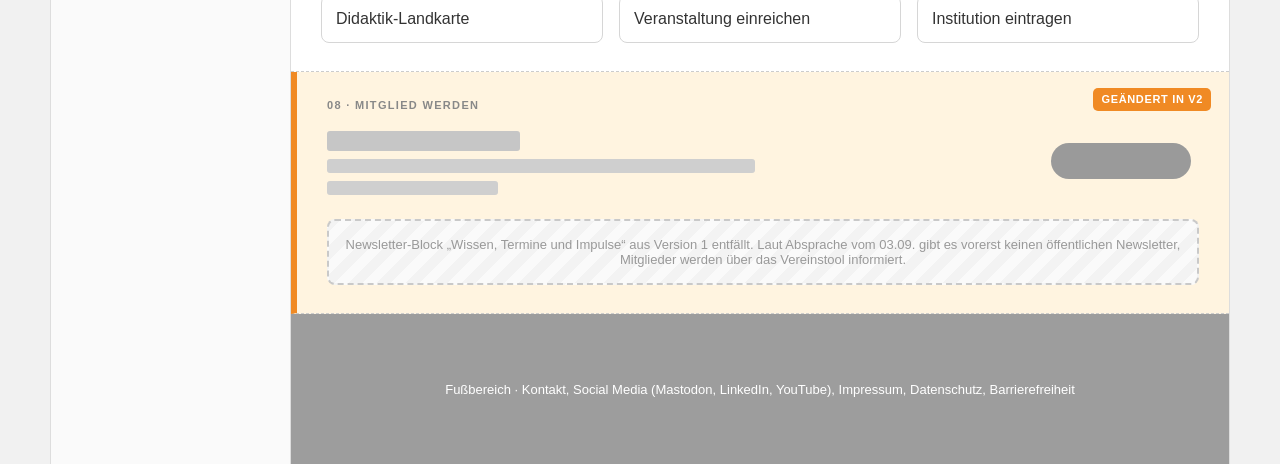
<file: wireframe-startseite-v2.html>
<!DOCTYPE html>
<html lang="de">
<head>
<meta charset="utf-8">
<meta name="viewport" content="width=device-width, initial-scale=1">
<meta name="robots" content="noindex, nofollow">
<title>dghd · Wireframe Startseite · Version 2</title>
<style>
*{box-sizing:border-box}
body{margin:0;font-family:"Segoe UI",Arial,sans-serif;background:#f1f1f1;color:#333}
.seite{max-width:1180px;margin:0 auto;background:#fff;display:grid;grid-template-columns:240px 1fr;min-height:100vh;border-left:1px solid #ddd;border-right:1px solid #ddd}
aside{border-right:1px solid #ddd;padding:20px 16px;background:#fafafa}
aside .logo{height:44px;background:#e2e2e2;border-radius:6px;margin-bottom:18px;display:flex;align-items:center;justify-content:center;font-size:12px;color:#777}
aside .such{height:34px;border:1px solid #ccc;border-radius:17px;margin-bottom:16px}
aside li{list-style:none;padding:9px 6px;border-bottom:1px solid #e6e6e6;font-size:14px;display:flex;justify-content:space-between}
aside ul{padding:0;margin:0}
aside .cta{margin-top:18px;height:40px;border-radius:20px;background:#9a9a9a;color:#fff;display:flex;align-items:center;justify-content:center;font-size:13px}
main{padding:0}
.block{padding:28px 30px;border-bottom:1px dashed #ccc;position:relative}
.label{font:600 11px/1 "Segoe UI",Arial;letter-spacing:.12em;text-transform:uppercase;color:#888;margin-bottom:12px}
.neu{position:absolute;right:18px;top:16px;background:#F08A24;color:#fff;font:700 11px/1 Arial;padding:6px 8px;border-radius:5px;letter-spacing:.06em}
.geaendert{background:#fff4e0;border-left:6px solid #F08A24}
.h{height:14px;background:#cfcfcf;border-radius:3px;margin:8px 0}
.h.gross{height:34px;width:70%;background:#bdbdbd}
.h.mittel{height:20px;width:45%;background:#c6c6c6}
.h.kurz{width:40%}.h.halb{width:60%}
.bild{background:#e4e4e4 repeating-linear-gradient(45deg,transparent 0 12px,rgba(0,0,0,.035) 12px 24px);border-radius:8px;display:flex;align-items:center;justify-content:center;color:#888;font-size:12px}
.knopf{display:inline-block;width:140px;height:36px;border-radius:18px;background:#9a9a9a;margin-right:8px}
.knopf.hell{background:#fff;border:2px solid #9a9a9a}
.raster{display:grid;gap:16px}
.r2{grid-template-columns:1fr 1fr}.r3{grid-template-columns:repeat(3,1fr)}.r4{grid-template-columns:repeat(4,1fr)}.r6{grid-template-columns:repeat(3,1fr)}
.kasten{border:1px solid #d6d6d6;border-radius:8px;padding:14px;background:#fff}
.kasten.zg{border:2px solid #F08A24;background:#fffaf2}
.kasten.zg b{display:block;font-size:14px;color:#7c2d12;margin-bottom:6px}
.anm{font-size:12.5px;color:#7c2d12;margin-top:10px}
.entfallen{border:2px dashed #c9c9c9;border-radius:8px;padding:16px;color:#999;font-size:13px;text-align:center;background:repeating-linear-gradient(-45deg,#fafafa 0 10px,#f3f3f3 10px 20px)}
.fuss{background:#9d9d9d;height:150px;display:flex;align-items:center;justify-content:center;color:#fff;font-size:13px}
.kopfzeile{background:#2E1F52;color:#fff;padding:14px 20px;font:600 14px "Segoe UI",Arial;display:flex;justify-content:space-between}
.kopfzeile span{font-weight:400;opacity:.8}
@media(max-width:900px){.seite{grid-template-columns:1fr}aside{border-right:0;border-bottom:1px solid #ddd}.r4,.r6{grid-template-columns:1fr 1fr}.block{padding:22px 18px}}
@media(max-width:600px){.r2,.r3,.r4,.r6{grid-template-columns:1fr}.kopfzeile{flex-direction:column;gap:4px}}
</style>
</head>
<body>
<div class="kopfzeile">Wireframe Startseite · Version 2 · 23.09.2026 <span>Grundlage Version 1 · Änderungen orange markiert</span></div>
<div class="seite">
  <aside>
    <div class="logo">Logo</div>
    <div class="such"></div>
    <ul><li>Community <span>›</span></li><li>Wissenschaft &amp; Praxis <span>›</span></li><li>Veranstaltungen <span>›</span></li><li>Aktuelles &amp; Einblicke <span>›</span></li><li>Die dghd <span>›</span></li><li>Service <span>›</span></li></ul>
    <div class="cta">Mitglied werden</div>
    <p style="font-size:11.5px;color:#888;margin-top:14px">Navigation als Seitenleiste. Bis drei Unterpunkte klappen nach unten auf, ab vier öffnet sich ein Fächer zur Seite.</p>
  </aside>
  <main>
    <div class="block">
      <div class="label">01 · Einstieg</div>
      <div class="raster r2" style="align-items:center">
        <div><div class="h gross"></div><div class="h gross" style="width:50%"></div><div class="h"></div><div class="h halb"></div><div style="margin-top:18px"><span class="knopf"></span><span class="knopf hell"></span></div></div>
        <div class="bild" style="height:230px">Fachtagung 2027 · Karte mit Datum und Call</div>
      </div>
    </div>

    <div class="block geaendert">
      <span class="neu">NEU IN V2</span>
      <div class="label">02 · Einstiege nach Zielgruppe</div>
      <div class="raster r4">
        <div class="kasten zg"><b>Ich lehre an einer Hochschule</b><div class="h"></div><div class="h kurz"></div></div>
        <div class="kasten zg"><b>Ich forsche zur Hochschuldidaktik</b><div class="h"></div><div class="h kurz"></div></div>
        <div class="kasten zg"><b>Ich arbeite in der Hochschuldidaktik</b><div class="h"></div><div class="h kurz"></div></div>
        <div class="kasten zg"><b>Ich leite eine HD-Einrichtung</b><div class="h"></div><div class="h kurz"></div></div>
      </div>
      <div class="anm">Die vier Zielgruppen aus der Zielgruppenbeschreibung der dghd. Jeder Einstieg führt auf eine gefilterte Übersicht (Schlagwort Zielgruppe).</div>
    </div>

    <div class="block">
      <div class="label">03 · Direkt einsteigen</div>
      <div class="raster r3"><div class="kasten"><div class="h mittel"></div><div class="h"></div></div><div class="kasten"><div class="h mittel"></div><div class="h"></div></div><div class="kasten"><div class="h mittel"></div><div class="h"></div></div></div>
    </div>

    <div class="block">
      <div class="label">04 · Was uns zusammenbringt · Veranstaltungen</div>
      <div class="kasten" style="margin-bottom:8px"><div class="h halb"></div></div><div class="kasten" style="margin-bottom:8px"><div class="h halb"></div></div><div class="kasten"><div class="h halb"></div></div>
    </div>

    <div class="block">
      <div class="label">05 · Wissen teilen</div>
      <div class="raster r2"><div><div class="h"></div><div class="h"></div><div class="h kurz"></div><div class="h"></div></div><div class="bild" style="height:150px">Bild im Kartenrahmen</div></div>
    </div>

    <div class="block">
      <div class="label">06 · Aktuelles aus der dghd</div>
      <div class="raster r4"><div class="kasten"><div class="bild" style="height:70px"></div><div class="h"></div><div class="h kurz"></div></div><div class="kasten"><div class="bild" style="height:70px"></div><div class="h"></div><div class="h kurz"></div></div><div class="kasten"><div class="bild" style="height:70px"></div><div class="h"></div><div class="h kurz"></div></div><div class="kasten"><div class="bild" style="height:70px"></div><div class="h"></div><div class="h kurz"></div></div></div>
    </div>

    <div class="block">
      <div class="label">07 · Direkt finden, was Sie suchen</div>
      <div class="raster r6"><div class="kasten">Stellenbörse</div><div class="kasten">Veranstaltungskalender</div><div class="kasten">Downloads</div><div class="kasten">Didaktik-Landkarte</div><div class="kasten">Veranstaltung einreichen</div><div class="kasten">Institution eintragen</div></div>
    </div>

    <div class="block geaendert">
      <span class="neu">GEÄNDERT IN V2</span>
      <div class="label">08 · Mitglied werden</div>
      <div class="raster r2" style="align-items:center"><div><div class="h mittel"></div><div class="h"></div><div class="h kurz"></div></div><div style="text-align:right"><span class="knopf"></span></div></div>
      <div class="entfallen" style="margin-top:16px">Newsletter-Block „Wissen, Termine und Impulse“ aus Version 1 entfällt. Laut Absprache vom 03.09. gibt es vorerst keinen öffentlichen Newsletter, Mitglieder werden über das Vereinstool informiert.</div>
    </div>

    <div class="fuss">Fußbereich · Kontakt, Social Media (Mastodon, LinkedIn, YouTube), Impressum, Datenschutz, Barrierefreiheit</div>
  </main>
</div>
</body>
</html>
</file>
<file: assets/dghd.css>
/* dghd Gestaltungsgrundlagen · gemeinsame Werte für Manual und Entwürfe · Stand 23.09.2026 */
@import url("fonts.css");

:root{
  /* Kernfarben aus der Bildmarke 2026 */
  --rot:#A7253A;
  --gelb:#E8C02C;
  --hellgelb:#FFFFB0;
  --lila:#2E1F52;
  --schwarz:#000000;
  --weiss:#FFFFFF;
  /* abgeleitete Arbeitsfarben */
  --tinte:#1D1830;          /* Fließtext, Lila mit Schwarz */
  --papier:#FCFBF5;         /* warmes Weiß, Hellgelb stark aufgehellt */
  --karton:#F4F1E6;         /* Flächen, Moderationskarte ohne Farbe */
  --linie:rgba(29,24,48,.14);
  --grau:#6A6478;
  --rot-tief:#861D2E;       /* Hover auf Rot */
  --lila-hell:#EAE6F2;
  /* Ergänzungsfarben aus dem CI 2022, nur für Grafiken und Diagramme */
  --blau:#3B5BB8;
  --gruen:#5AA75C;

  --serif:"Literata", Georgia, "Times New Roman", serif;
  --sans:"Noto Sans", "Segoe UI", Arial, sans-serif;

  --neigung-rot:-2.5deg;    /* rote Karte, laut Hilfslinien */
  --neigung-gelb:5deg;      /* gelbe Karte, laut Hilfslinien */
  --radius:22px;
  --radius-klein:12px;
  --dritter-raum:linear-gradient(180deg,#FFFFFF 0%, #FFFFF0 30%, var(--hellgelb) 100%);
}

*{box-sizing:border-box}
html{-webkit-text-size-adjust:100%}
html{overflow-x:clip}
body{margin:0;font-family:var(--sans);font-size:18px;line-height:1.6;color:var(--tinte);background:var(--papier);overflow-x:clip}
img{max-width:100%;display:block}
a{color:var(--rot);text-underline-offset:3px}
a:hover{color:var(--rot-tief)}
:focus-visible{outline:3px solid var(--gelb);outline-offset:3px;border-radius:4px}
h1,h2,h3,h4{font-family:var(--serif);font-weight:600;line-height:1.15;letter-spacing:-.01em;margin:0 0 .5em;color:var(--tinte)}

/* Textmarker: Gelb als Hervorhebung unter dem Wort, nicht als Schriftfarbe */
.marker{background:linear-gradient(transparent 58%, var(--gelb) 58%, var(--gelb) 90%, transparent 90%);padding:0 .08em}
.marker-hell{background:linear-gradient(transparent 55%, var(--hellgelb) 55%)}

/* Schaltflächen */
.knopf{display:inline-flex;align-items:center;gap:.5em;font:600 16px/1 var(--sans);padding:14px 22px;border-radius:999px;border:2px solid var(--rot);background:var(--rot);color:#fff;text-decoration:none;transition:background .15s,transform .15s}
.knopf:hover{background:var(--rot-tief);border-color:var(--rot-tief);color:#fff}
.knopf.leer{background:transparent;color:var(--rot)}
.knopf.leer:hover{background:var(--rot);color:#fff}
.knopf.gelb{background:var(--gelb);border-color:var(--gelb);color:var(--lila)}
.knopf.gelb:hover{background:#d8ad12;border-color:#d8ad12}

/* Schlagwort (Kategorie, Format, Zielgruppe) */
.schlagwort{display:inline-block;font:600 13px/1 var(--sans);letter-spacing:.03em;padding:6px 10px;border-radius:6px;background:var(--hellgelb);color:var(--lila)}
.schlagwort.rot{background:#F6E3E6;color:var(--rot)}
.schlagwort.lila{background:var(--lila-hell);color:var(--lila)}

/* Kartenrahmen: das Bild liegt auf zwei Moderationskarten */
.kartenrahmen{position:relative;isolation:isolate;margin:18px 22px 26px 18px}
.kartenrahmen::before,.kartenrahmen::after{content:"";position:absolute;inset:0;border-radius:var(--radius);z-index:-1}
.kartenrahmen::before{background:var(--rot);transform:translate(14px,-12px) rotate(var(--neigung-rot))}
.kartenrahmen::after{background:var(--gelb);transform:translate(-12px,14px) rotate(var(--neigung-gelb));opacity:.95}
.kartenrahmen>img,.kartenrahmen>.inhalt{position:relative;border-radius:var(--radius);width:100%;background:var(--weiss)}

/* Moderationskarte als Teaser */
.modkarte{position:relative;background:var(--weiss);border-radius:var(--radius-klein);padding:22px 22px 20px;box-shadow:0 1px 0 var(--linie),0 10px 24px -18px rgba(46,31,82,.45);transition:transform .2s}
.modkarte::before{content:"";position:absolute;left:18px;right:18px;top:0;height:5px;border-radius:0 0 4px 4px;background:var(--gelb)}
.modkarte.rot::before{background:var(--rot)}
.modkarte.lila::before{background:var(--lila)}
@media (hover:hover){.modkarte:hover{transform:rotate(-1deg) translateY(-3px)}}

/* Randelement: Kartenecke am Seitenrand */
.randkarte{position:absolute;width:220px;height:220px;border-radius:40px;pointer-events:none}

@media (prefers-reduced-motion:reduce){*{transition:none!important;animation:none!important}}

/* Menüknopf für schmale Bildschirme */
.menueknopf{display:none;align-items:center;gap:8px;font:600 15px var(--sans);color:var(--tinte);background:#fff;border:1.5px solid var(--linie);border-radius:999px;padding:9px 14px;cursor:pointer;margin-left:auto}
.menueknopf svg{width:18px;height:18px}
@media(max-width:980px){.menueknopf{display:inline-flex}}
</file>
